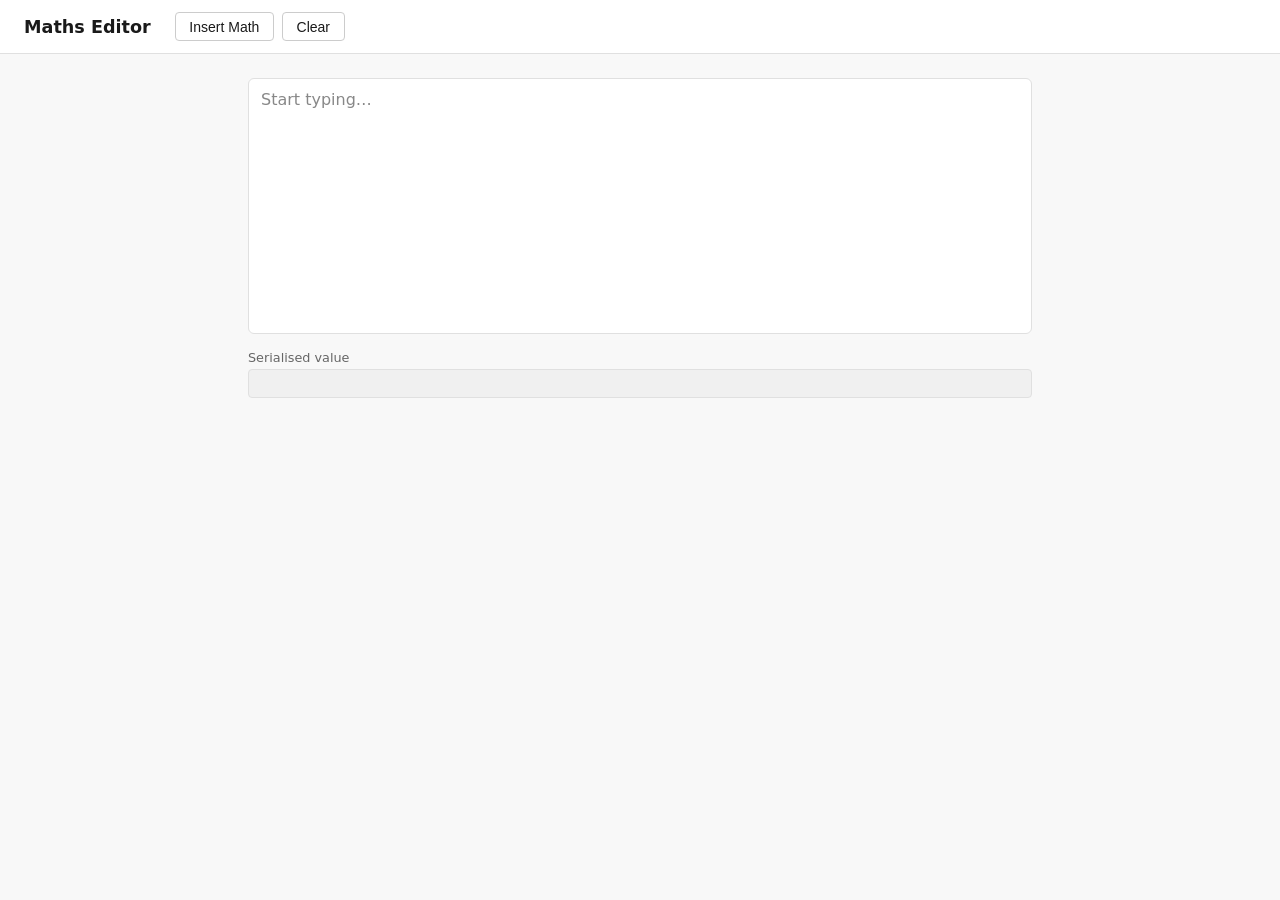
<file: index.html>
<!DOCTYPE html>
<html lang="en-GB">
<head>
  <meta charset="UTF-8">
  <meta name="viewport" content="width=device-width, initial-scale=1.0">
  <title>Maths Editor</title>
  <link rel="stylesheet" href="vendor/mathlive-static.css">
  <link rel="stylesheet" href="maths-editor.css">
  <link rel="stylesheet" href="palette/palette.css">
  <script src="vendor/compute-engine.min.js"></script>
  <script src="vendor/mathlive.min.js"></script>
  <script>MathfieldElement.soundsDirectory = null;</script>
  <style>
    *, *::before, *::after { box-sizing: border-box; }

    body {
      font-family: system-ui, sans-serif;
      margin: 0;
      min-height: 100dvh;
      display: flex;
      flex-direction: column;
      background: #f8f8f8;
      color: #1a1a1a;
    }

    header {
      background: #fff;
      border-bottom: 1px solid #e0e0e0;
      padding: 0.75rem 1.5rem;
      display: flex;
      align-items: center;
      gap: 1.5rem;
    }

    header h1 {
      font-size: 1.1rem;
      font-weight: 600;
      margin: 0;
      color: #1a1a1a;
    }

    .toolbar {
      display: flex;
      gap: 0.5rem;
    }

    .toolbar button {
      padding: 0.35rem 0.85rem;
      font-size: 0.875rem;
      border: 1px solid #ccc;
      border-radius: 4px;
      background: #fff;
      cursor: pointer;
      color: #1a1a1a;
    }

    .toolbar button:hover {
      background: #f0f0f0;
      border-color: #aaa;
    }

    .toolbar button:active {
      background: #e8e8e8;
    }

    main {
      flex: 1;
      display: flex;
      flex-direction: column;
      padding: 1.5rem;
      max-width: 52rem;
      width: 100%;
      margin: 0 auto;
      gap: 1rem;
    }

    maths-editor {
      --me-min-height: 16rem;
      --me-font-size: 1rem;
    }

    .status-bar {
      font-size: 0.8rem;
      color: #666;
    }

    .status-bar label {
      display: block;
      margin-bottom: 0.25rem;
    }

    .status-bar pre {
      margin: 0;
      background: #f0f0f0;
      border: 1px solid #e0e0e0;
      border-radius: 4px;
      padding: 0.4rem 0.6rem;
      white-space: pre-wrap;
      word-break: break-all;
      font-size: 0.78rem;
      color: #444;
      min-height: 1.8rem;
    }
  </style>
</head>
<body>

  <header>
    <h1>Maths Editor</h1>
    <div class="toolbar">
      <button id="btn-insert-math" type="button">Insert Math</button>
      <button id="btn-clear" type="button">Clear</button>
    </div>
  </header>

  <main>
    <maths-editor id="editor" placeholder="Start typing…"></maths-editor>

    <div class="status-bar">
      <label for="out-value">Serialised value</label>
      <pre id="out-value"></pre>
    </div>
  </main>

  <script src="serialiser.js"></script>
  <script src="clipboard.js"></script>
  <script src="palette/catalogue.js"></script>
  <script src="palette/palette.js"></script>
  <script type="module" src="maths-editor.js"></script>

  <script>
    var editor   = document.getElementById('editor');
    var outValue = document.getElementById('out-value');
    var btnInsert = document.getElementById('btn-insert-math');
    var btnClear  = document.getElementById('btn-clear');

    editor.addEventListener('input', function (e) {
      outValue.textContent = e.detail.value;
    });

    btnInsert.addEventListener('click', function () {
      editor.focus();
      editor.insertMath('');
    });

    btnClear.addEventListener('click', function () {
      editor.clear();
      outValue.textContent = '';
      editor.focus();
    });
  </script>

</body>
</html>
</file>
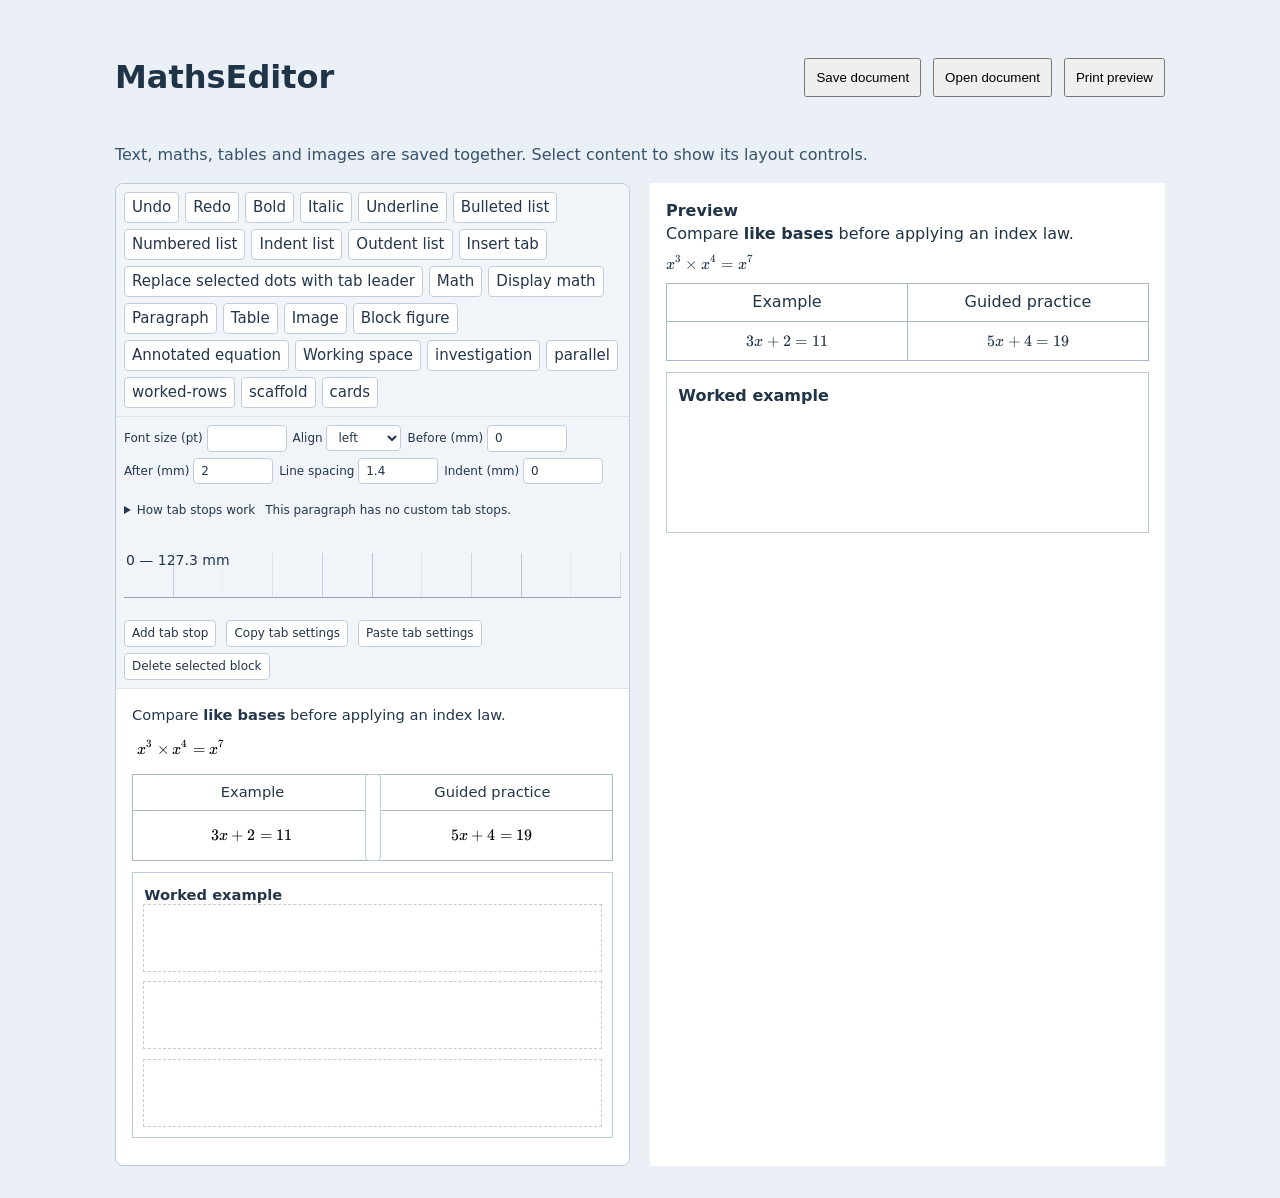
<file: studio.html>
<!doctype html>
<html lang="en"><head><meta charset="utf-8"><meta name="viewport" content="width=device-width,initial-scale=1"><title>MathsEditor document studio</title>
<link rel="stylesheet" href="vendor/mathlive-static.css"><link rel="stylesheet" href="document-editor.css">
<script src="vendor/compute-engine.min.js"></script><script src="vendor/mathlive.min.js"></script><script>MathfieldElement.soundsDirectory=null;MathfieldElement.fontsDirectory='./vendor/fonts';</script>
<style>.studio-pair{display:grid;grid-template-columns:minmax(0,1fr) minmax(0,1fr);gap:20px}#preview{background:white;padding:16px;min-width:0}@media(max-width:900px){.studio-pair{grid-template-columns:1fr}}@media print{.studio-pair{display:block}#preview{display:none}}body{margin:0;background:#eaf0f5;color:#203447;font:16px/1.5 system-ui}main{max-width:1050px;margin:32px auto;padding:0 24px}header{display:flex;gap:12px;align-items:center;flex-wrap:wrap;margin:20px 0}h1{margin-right:auto}button{padding:10px}#status{color:#36536b}@media print{body{background:white}main{margin:0;padding:0;max-width:none}header,#status{display:none}@page{size:A4;margin:15mm}}</style>
</head><body><main><header><h1>MathsEditor</h1><button id="save">Save document</button><button id="open">Open document</button><button id="print">Print preview</button><input type="file" id="file" accept="application/json" hidden></header>
<p id="status">Text, maths, tables and images are saved together. Select content to show its layout controls.</p><div class="studio-pair"><maths-editor structured></maths-editor><section id="preview" aria-label="Rendered preview"></section></div></main>
<script src="serialiser.js"></script><script src="clipboard.js"></script><script type="module" src="maths-editor.js"></script>
<script type="module">
import {mountEquationAnnotations} from './annotated-equation.mjs';
import {mountTabs} from './tab-layout.mjs';
import {mountTableAnnotations} from './table-annotations.mjs';
import {renderDocument,mountImageFeedback,fromSource,template} from './document-model.mjs';
await customElements.whenDefined('maths-editor');const editor=document.querySelector('maths-editor');
const initial=fromSource('Compare **like bases** before applying an index law.\n\n$x^3 \\times x^4 = x^7$\n\n| Example | Guided practice |\n| --- | --- |\n| $3x+2=11$ | $5x+4=19$ |');initial.blocks.push(template('worked-rows'));editor.document=initial;
let timer,feedback,annotations,tabs,equations;const preview=()=>{const host=document.querySelector('#preview');feedback?.destroy();equations?.destroy();annotations?.destroy();tabs?.destroy();host.innerHTML='<strong>Preview</strong>'+renderDocument(editor.document,{math:(latex,display)=>MathLive.convertLatexToMarkup(latex,{displayMode:display})});equations=mountEquationAnnotations(host);feedback=mountImageFeedback(host);annotations=mountTableAnnotations(host);tabs=mountTabs(host);};preview();editor.addEventListener('document-change',e=>{clearTimeout(timer);if(e.detail.layout)preview();else timer=setTimeout(preview,300);});
editor.addEventListener('document-change',()=>document.querySelector('#status').textContent='Unsaved changes');
document.querySelector('#save').onclick=()=>{const url=URL.createObjectURL(new Blob([JSON.stringify(editor.document,null,2)],{type:'application/json'}));const a=document.createElement('a');a.href=url;a.download='maths-document.json';a.click();setTimeout(()=>URL.revokeObjectURL(url),1000);document.querySelector('#status').textContent='Document downloaded';};
document.querySelector('#open').onclick=()=>document.querySelector('#file').click();
document.querySelector('#file').onchange=async e=>{try{editor.document=JSON.parse(await e.target.files[0].text());document.querySelector('#status').textContent='Document loaded';}catch(error){document.querySelector('#status').textContent=error.message;}};
document.querySelector('#print').onclick=()=>window.print();
</script></body></html>
</file>
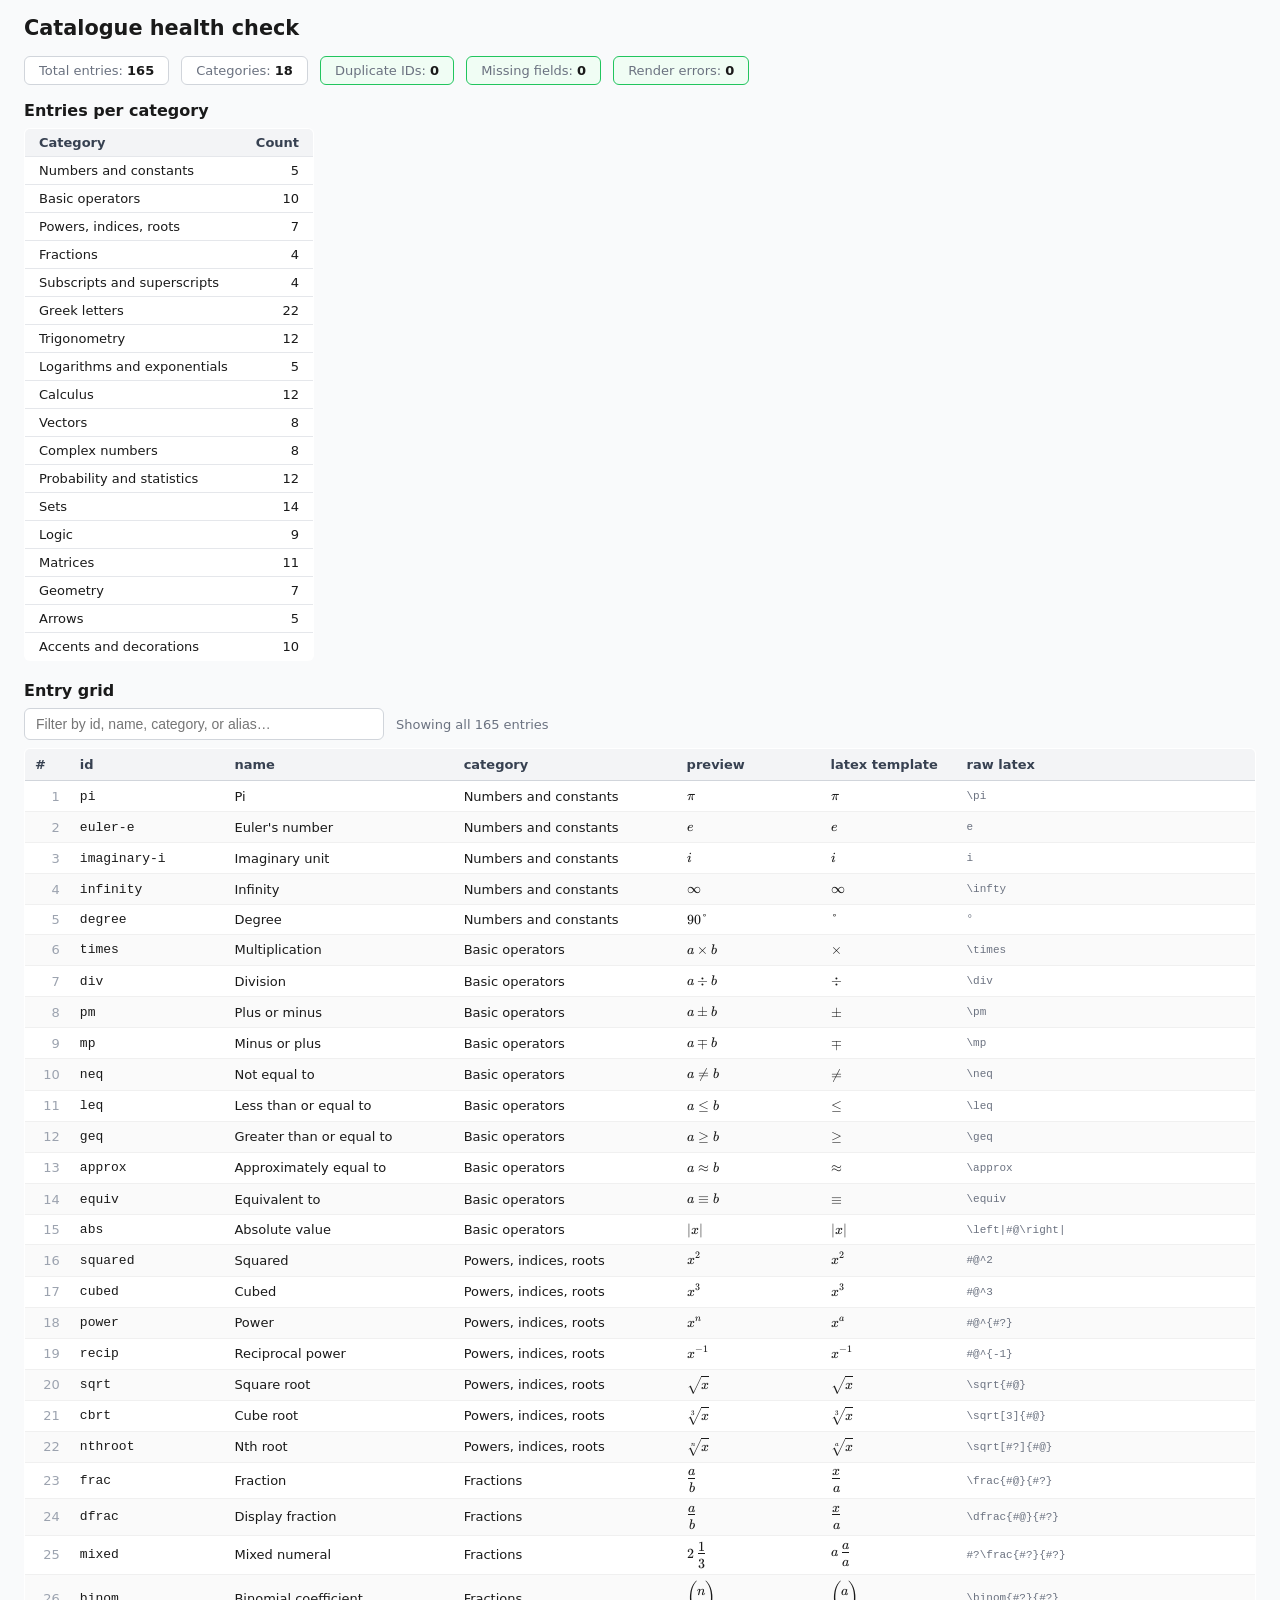
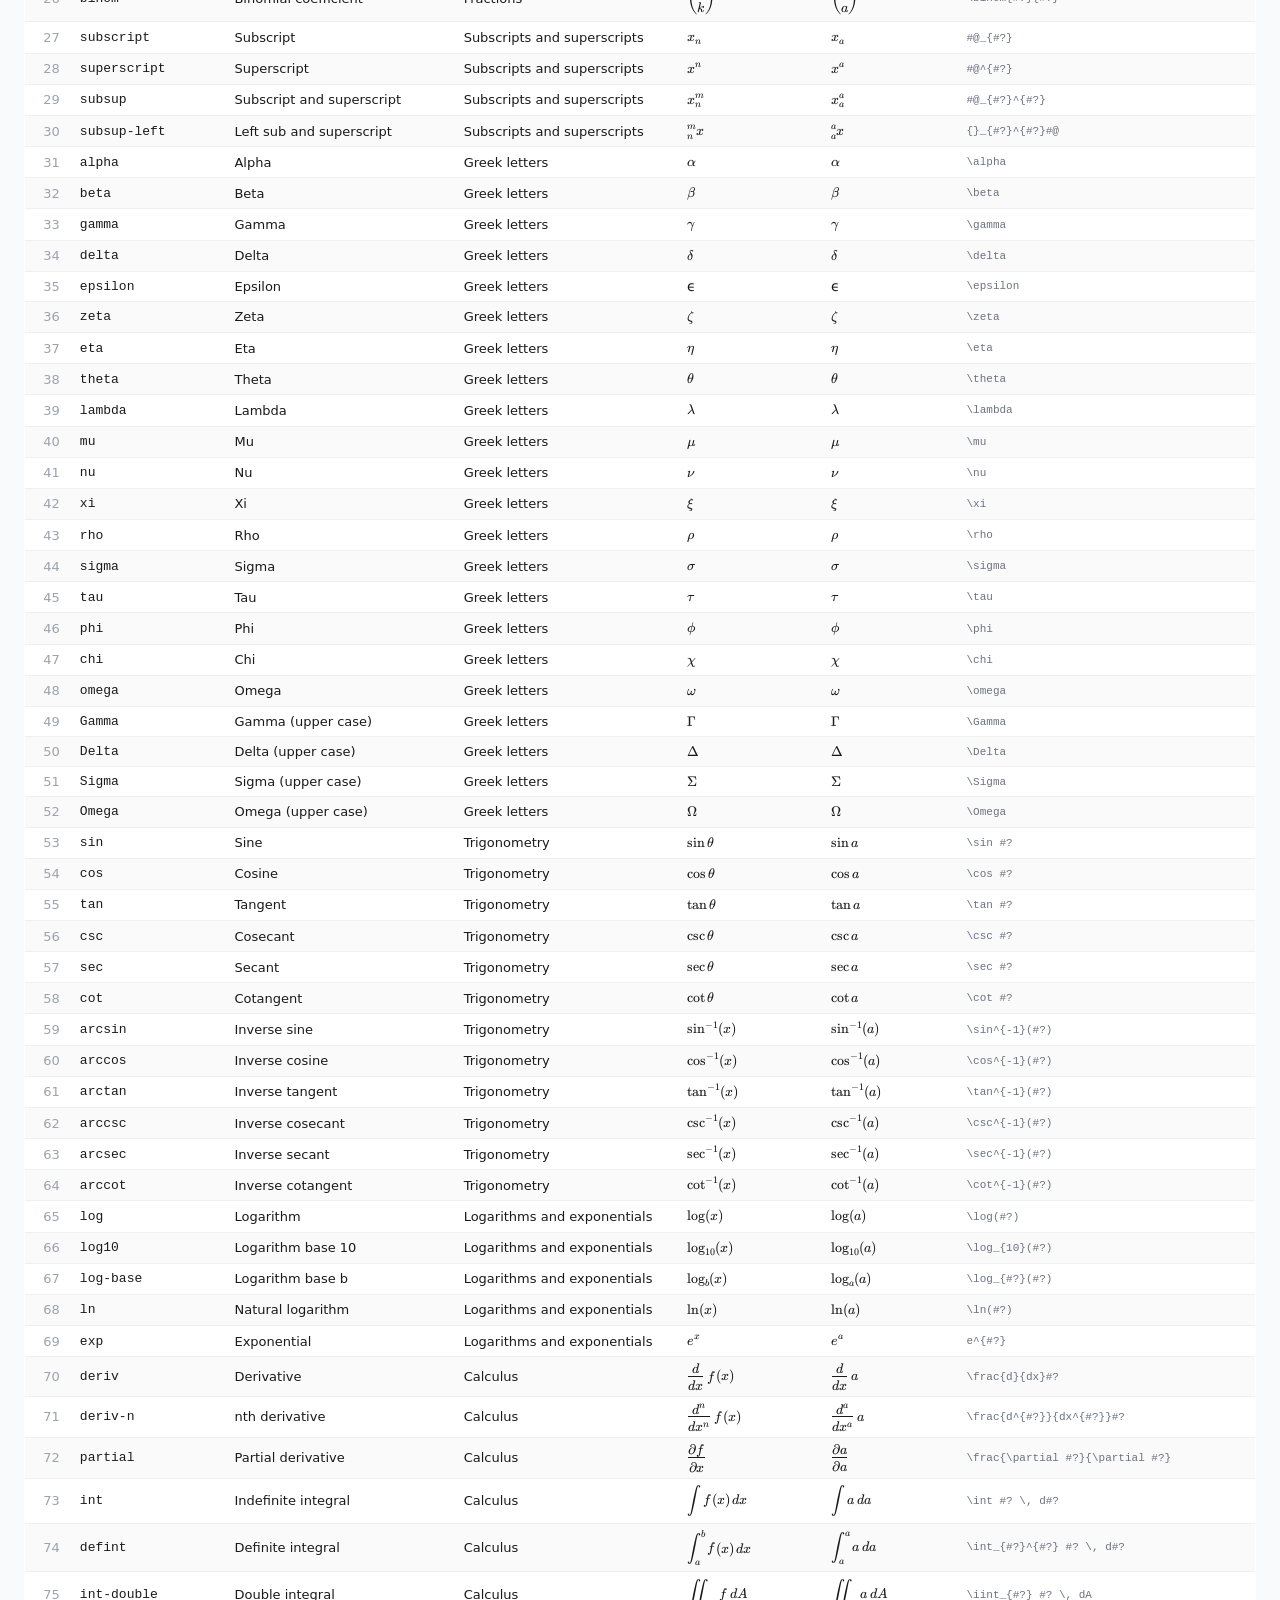
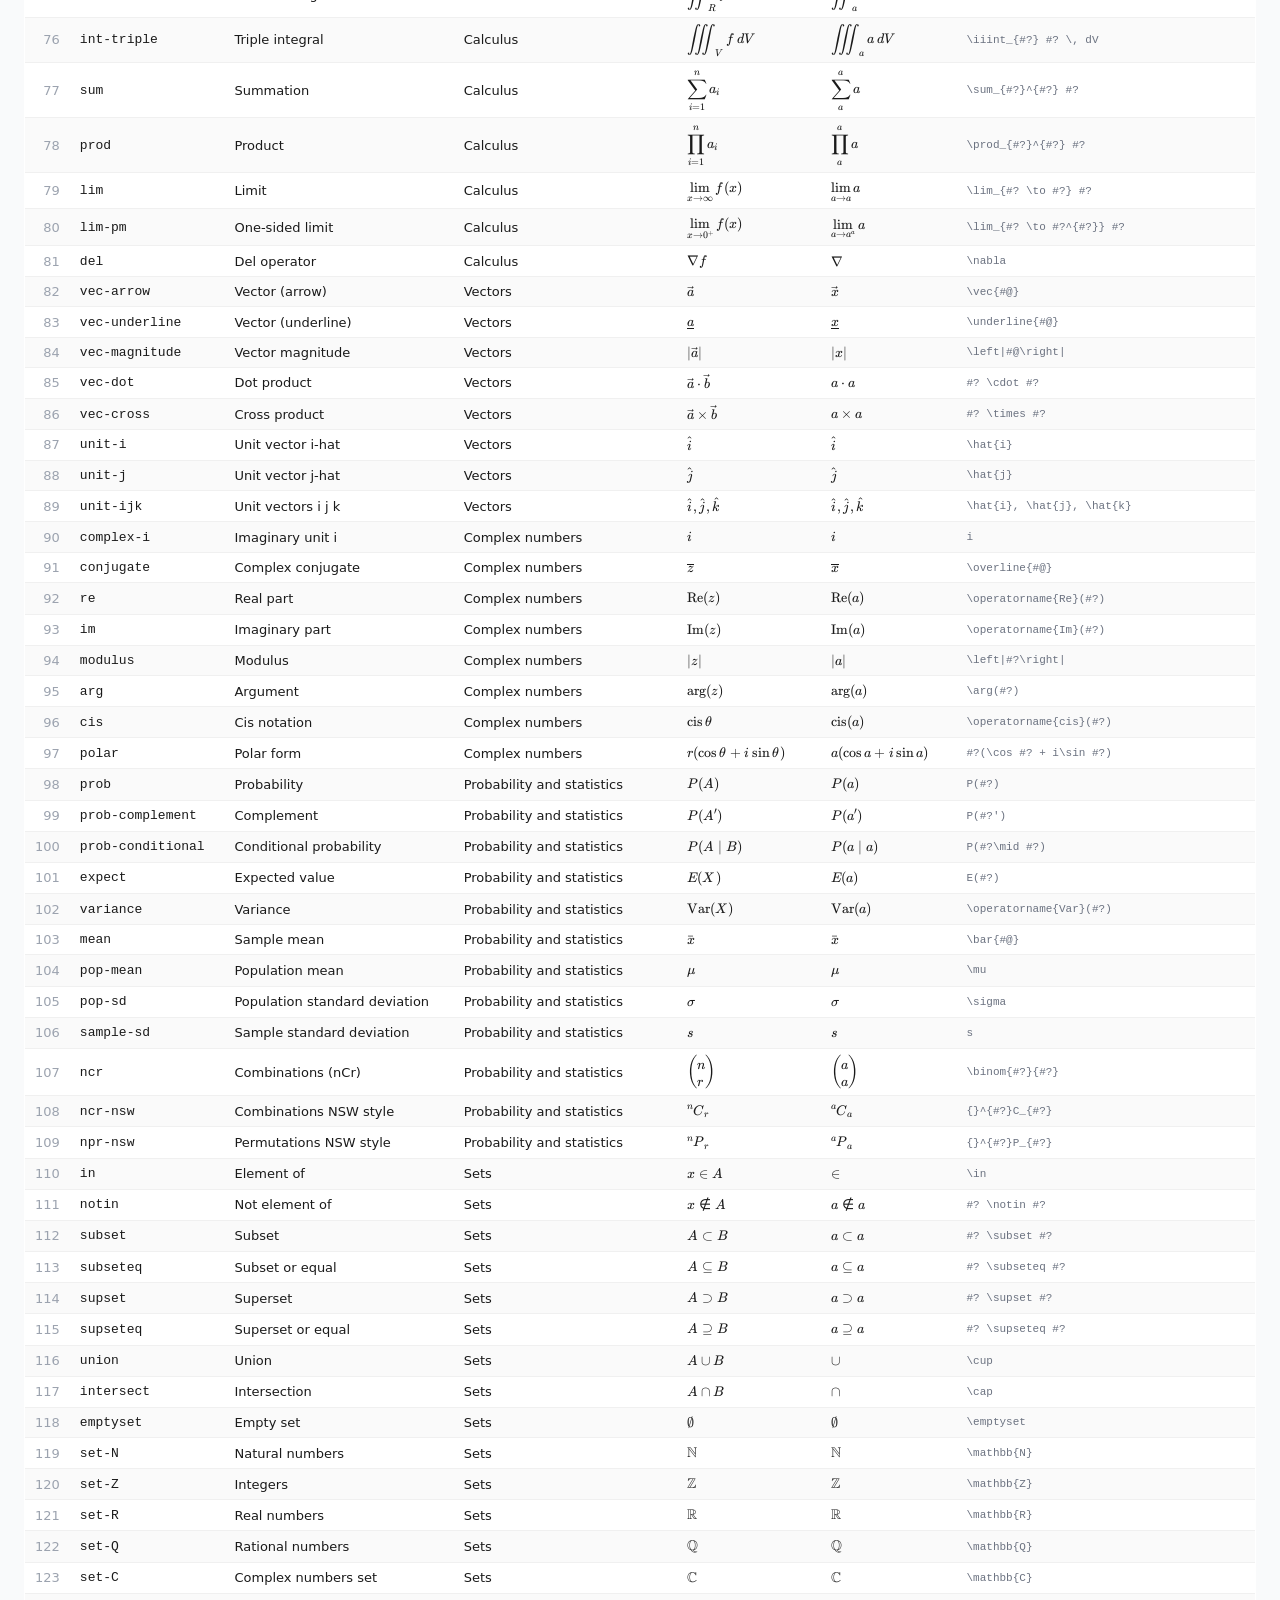
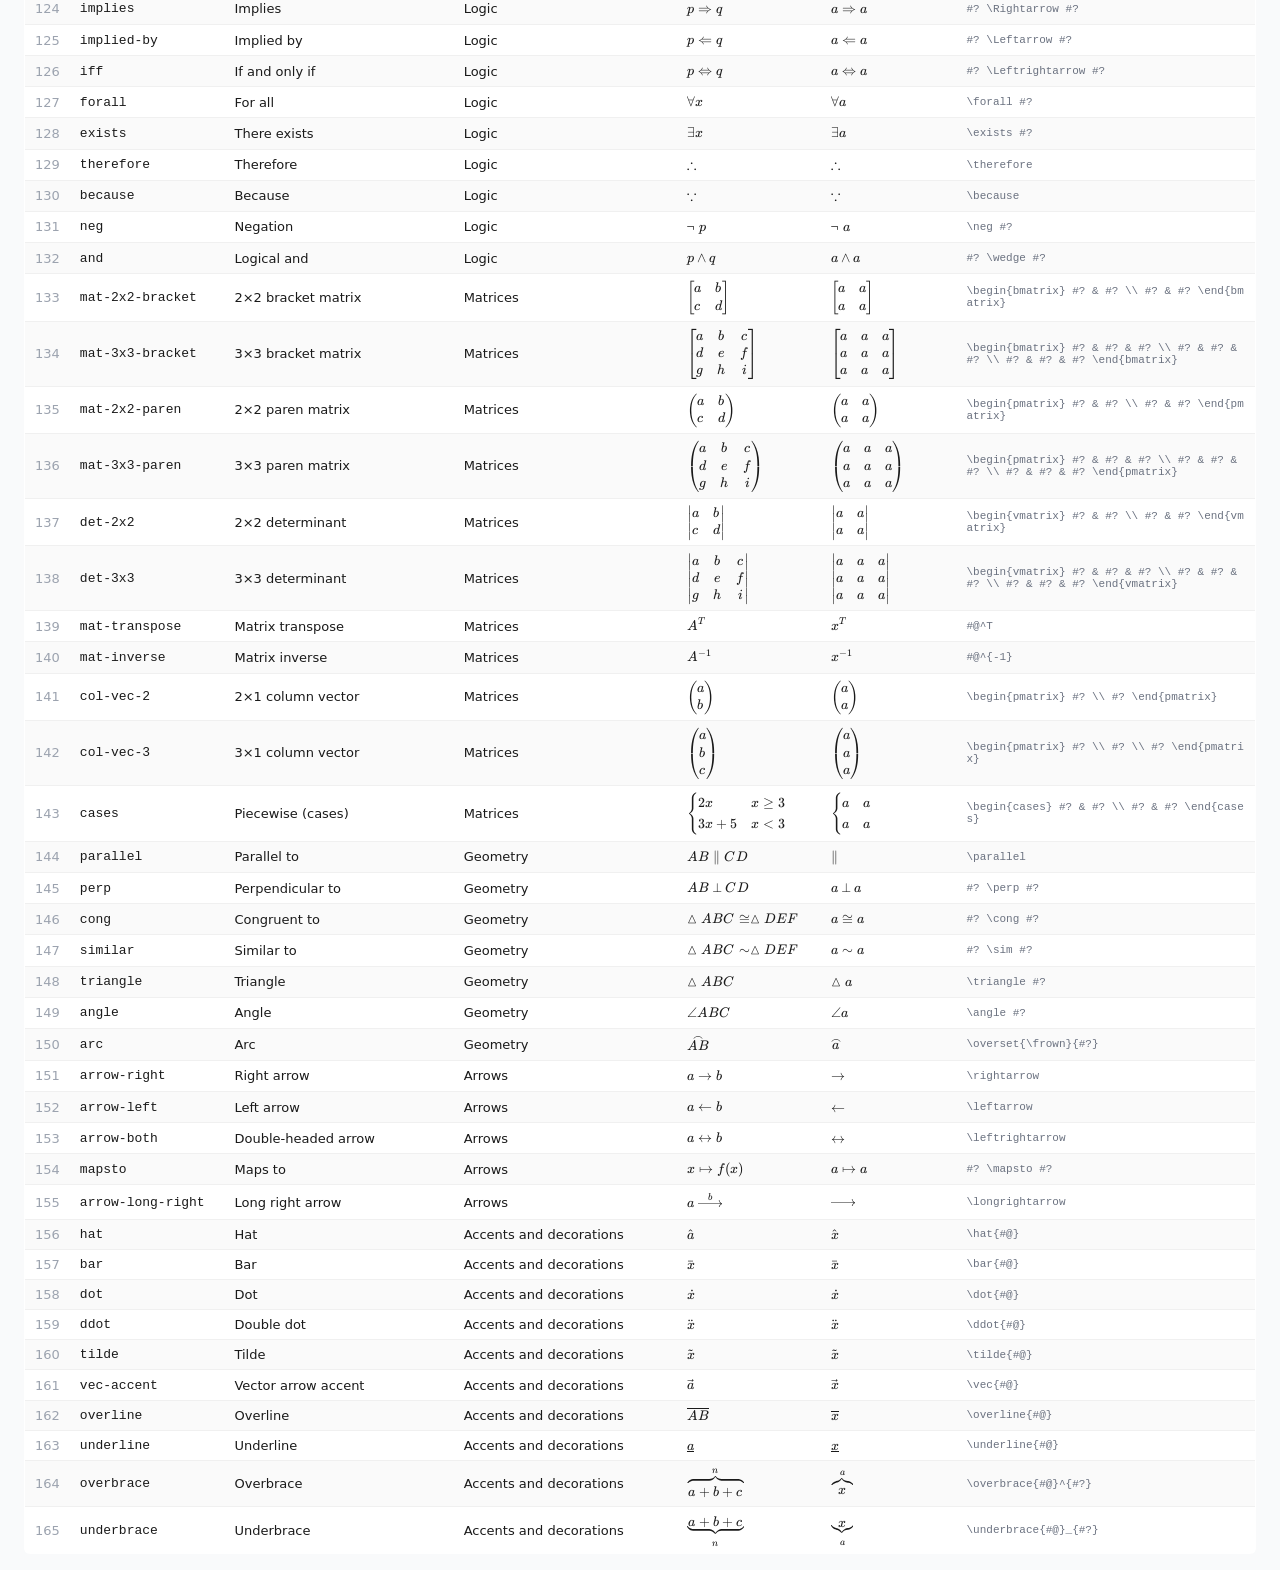
<file: tests/catalogue-health.html>
<!DOCTYPE html>
<html lang="en">
<head>
  <meta charset="UTF-8">
  <meta name="viewport" content="width=device-width, initial-scale=1.0">
  <title>Catalogue health check — Maths Editor</title>
  <link rel="stylesheet" href="../vendor/mathlive-static.css">
  <style>
    *, *::before, *::after { box-sizing: border-box; }

    body {
      font-family: system-ui, sans-serif;
      font-size: 14px;
      margin: 0;
      padding: 16px 24px;
      color: #1a1a1a;
      background: #f9fafb;
    }

    h1 {
      font-size: 1.3rem;
      font-weight: 700;
      margin: 0 0 16px;
    }

    /* ── Summary bar ────────────────────────────────────────────────────────── */
    #summary-bar {
      display: flex;
      flex-wrap: wrap;
      gap: 12px;
      align-items: center;
      margin-bottom: 16px;
    }

    .stat {
      background: #fff;
      border: 1px solid #d1d5db;
      border-radius: 6px;
      padding: 6px 14px;
      font-size: 13px;
    }

    .stat .label { color: #6b7280; }
    .stat .value { font-weight: 700; }
    .stat.error  { border-color: #ef4444; background: #fee2e2; }
    .stat.ok     { border-color: #22c55e; background: #f0fdf4; }

    /* ── Errors section ─────────────────────────────────────────────────────── */
    #errors-section {
      margin-bottom: 16px;
    }

    .error-list {
      background: #fee2e2;
      border: 1px solid #ef4444;
      border-radius: 6px;
      padding: 10px 14px;
      font-size: 13px;
    }

    .error-list h3 { margin: 0 0 6px; font-size: 13px; color: #dc2626; }
    .error-list ul { margin: 0; padding-left: 18px; }
    .error-list li { margin: 2px 0; }

    /* ── Category summary table ─────────────────────────────────────────────── */
    #category-summary {
      margin-bottom: 20px;
    }

    #category-summary h2 {
      font-size: 1rem;
      font-weight: 600;
      margin: 0 0 8px;
    }

    .cat-table {
      border-collapse: collapse;
      background: #fff;
      border: 1px solid #d1d5db;
      border-radius: 6px;
      overflow: hidden;
      font-size: 13px;
    }

    .cat-table th, .cat-table td {
      padding: 6px 14px;
      text-align: left;
      border-bottom: 1px solid #e5e7eb;
    }

    .cat-table th { background: #f3f4f6; font-weight: 600; color: #374151; }
    .cat-table tr:last-child td { border-bottom: none; }
    .cat-table td:last-child { text-align: right; font-variant-numeric: tabular-nums; }

    /* ── Search + status ────────────────────────────────────────────────────── */
    #search-row {
      display: flex;
      align-items: center;
      gap: 12px;
      margin-bottom: 8px;
    }

    #search-box {
      flex: 1;
      max-width: 360px;
      padding: 7px 11px;
      border: 1px solid #d1d5db;
      border-radius: 6px;
      font-size: 14px;
      outline: none;
    }

    #search-box:focus { border-color: #3b82f6; box-shadow: 0 0 0 2px #bfdbfe; }

    #visible-count {
      font-size: 13px;
      color: #6b7280;
    }

    /* ── Entry grid ─────────────────────────────────────────────────────────── */
    #grid-section h2 {
      font-size: 1rem;
      font-weight: 600;
      margin: 0 0 8px;
    }

    .entry-table {
      width: 100%;
      border-collapse: collapse;
      background: #fff;
      border: 1px solid #d1d5db;
      border-radius: 6px;
      overflow: hidden;
      font-size: 13px;
    }

    .entry-table th {
      background: #f3f4f6;
      font-weight: 600;
      color: #374151;
      padding: 8px 10px;
      text-align: left;
      border-bottom: 1px solid #d1d5db;
      position: sticky;
      top: 0;
      z-index: 1;
    }

    .entry-table td {
      padding: 6px 10px;
      border-bottom: 1px solid #f0f0f0;
      vertical-align: middle;
    }

    .entry-table tr:last-child td { border-bottom: none; }
    .entry-table tr:nth-child(even) td { background: #fafafa; }

    .entry-table tr.error-row td { background: #fee2e2 !important; }
    .entry-table tr.hidden-row { display: none; }

    .num-col { color: #9ca3af; width: 40px; text-align: right; }
    .id-col  { font-family: monospace; white-space: nowrap; }
    .cat-col { white-space: nowrap; }
    .rendered { font-size: 1.1em; }
    .latex-col { font-family: monospace; font-size: 11px; color: #6b7280; max-width: 280px; word-break: break-all; }

    .badge {
      display: inline-block;
      background: #ef4444;
      color: #fff;
      font-size: 10px;
      font-weight: 700;
      padding: 1px 5px;
      border-radius: 3px;
      margin-left: 4px;
      vertical-align: middle;
    }
  </style>
</head>
<body>

<h1>Catalogue health check</h1>

<div id="summary-bar">
  <!-- filled by script -->
</div>

<div id="errors-section">
  <!-- filled by script if there are errors -->
</div>

<div id="category-summary">
  <h2>Entries per category</h2>
  <table class="cat-table" id="cat-table">
    <thead><tr><th>Category</th><th>Count</th></tr></thead>
    <tbody><!-- filled by script --></tbody>
  </table>
</div>

<div id="grid-section">
  <h2>Entry grid</h2>
  <div id="search-row">
    <input id="search-box" type="search" placeholder="Filter by id, name, category, or alias…" autocomplete="off">
    <span id="visible-count"></span>
  </div>
  <table class="entry-table">
    <thead>
      <tr>
        <th class="num-col">#</th>
        <th>id</th>
        <th>name</th>
        <th>category</th>
        <th>preview</th>
        <th>latex template</th>
        <th>raw latex</th>
      </tr>
    </thead>
    <tbody id="entry-tbody">
      <!-- filled by script -->
    </tbody>
  </table>
</div>

<script src="../vendor/compute-engine.min.js"></script>
<script src="../vendor/mathlive.min.js"></script>
<script src="../palette/catalogue.js"></script>
<script>
(function () {
  'use strict';

  const catalogue = window.MathsEditor.catalogue;

  // ── 1. Validate ──────────────────────────────────────────────────────────────
  const REQUIRED_FIELDS = ['id', 'name', 'latex', 'category', 'aliases', 'preview'];
  const DISPLAY_CATEGORIES = [
    'Numbers and constants',
    'Basic operators',
    'Powers, indices, roots',
    'Fractions',
    'Subscripts and superscripts',
    'Greek letters',
    'Trigonometry',
    'Logarithms and exponentials',
    'Calculus',
    'Vectors',
    'Complex numbers',
    'Probability and statistics',
    'Sets',
    'Logic',
    'Matrices',
    'Geometry',
    'Arrows',
    'Accents and decorations',
  ];

  const idSeen = new Map();
  const duplicateIds = [];
  const missingFields = [];

  catalogue.forEach((entry, idx) => {
    const num = idx + 1;
    REQUIRED_FIELDS.forEach(field => {
      if (entry[field] === undefined || entry[field] === null) {
        missingFields.push(`#${num} (${entry.id ?? '?'}): missing field "${field}"`);
      }
    });
    if (entry.id !== undefined) {
      if (idSeen.has(entry.id)) {
        duplicateIds.push(`"${entry.id}" at positions #${idSeen.get(entry.id)} and #${num}`);
      } else {
        idSeen.set(entry.id, num);
      }
    }
  });

  // Category counts
  const catCounts = {};
  DISPLAY_CATEGORIES.forEach(c => { catCounts[c] = 0; });
  catalogue.forEach(entry => {
    const cat = entry.category;
    if (cat) catCounts[cat] = (catCounts[cat] || 0) + 1;
  });

  const knownCategoryCount = Object.keys(catCounts).filter(c => catCounts[c] > 0).length;

  // ── 2. Summary bar ──────────────────────────────────────────────────────────
  const summaryBar = document.getElementById('summary-bar');

  function stat(label, value, cls) {
    const el = document.createElement('div');
    el.className = 'stat' + (cls ? ' ' + cls : '');
    el.innerHTML = `<span class="label">${label}: </span><span class="value">${value}</span>`;
    return el;
  }

  summaryBar.appendChild(stat('Total entries', catalogue.length));
  summaryBar.appendChild(stat('Categories', knownCategoryCount));
  summaryBar.appendChild(stat('Duplicate IDs', duplicateIds.length, duplicateIds.length ? 'error' : 'ok'));
  summaryBar.appendChild(stat('Missing fields', missingFields.length, missingFields.length ? 'error' : 'ok'));

  // ── 3. Error lists ──────────────────────────────────────────────────────────
  const errorsSection = document.getElementById('errors-section');

  function errorBlock(title, items) {
    const div = document.createElement('div');
    div.className = 'error-list';
    div.style.marginBottom = '12px';
    const h3 = document.createElement('h3');
    h3.textContent = title;
    div.appendChild(h3);
    const ul = document.createElement('ul');
    items.forEach(item => {
      const li = document.createElement('li');
      li.textContent = item;
      ul.appendChild(li);
    });
    div.appendChild(ul);
    return div;
  }

  if (duplicateIds.length) errorsSection.appendChild(errorBlock('Duplicate IDs', duplicateIds));
  if (missingFields.length) errorsSection.appendChild(errorBlock('Missing fields', missingFields));

  // ── 4. Category summary table ────────────────────────────────────────────────
  const catTbody = document.querySelector('#cat-table tbody');
  DISPLAY_CATEGORIES.forEach(cat => {
    const count = catCounts[cat] || 0;
    const tr = document.createElement('tr');
    tr.innerHTML = `<td>${cat}</td><td style="text-align:right">${count}</td>`;
    catTbody.appendChild(tr);
  });
  // Any unexpected categories
  Object.keys(catCounts).forEach(cat => {
    if (!DISPLAY_CATEGORIES.includes(cat) && catCounts[cat] > 0) {
      const tr = document.createElement('tr');
      tr.style.background = '#fee2e2';
      tr.innerHTML = `<td>${cat} <span style="color:#dc2626">(unknown category)</span></td><td style="text-align:right">${catCounts[cat]}</td>`;
      catTbody.appendChild(tr);
    }
  });

  // ── 5. Rendering helper ──────────────────────────────────────────────────────
  function renderLatex(latex) {
    try {
      const markup = MathLive.convertLatexToMarkup(latex);
      const hasError = /ML__error|class="ML__error"/.test(markup);
      return { html: markup, error: hasError };
    } catch (e) {
      return { html: `<span style="color:#dc2626">${e.message}</span>`, error: true };
    }
  }

  // ── 6. Entry grid ────────────────────────────────────────────────────────────
  const tbody = document.getElementById('entry-tbody');
  let renderErrorCount = 0;
  const rows = [];

  catalogue.forEach((entry, idx) => {
    const num = idx + 1;
    const tr = document.createElement('tr');

    // Render preview
    const previewResult = renderLatex(entry.preview || '');

    // Render latex template with #? → a, #@ → x
    const templateFilled = (entry.latex || '')
      .replace(/#@/g, 'x')
      .replace(/#\?/g, 'a');
    const templateResult = renderLatex(templateFilled);

    const hasError = previewResult.error || templateResult.error;
    if (hasError) { tr.classList.add('error-row'); renderErrorCount++; }

    const aliasStr = Array.isArray(entry.aliases) ? entry.aliases.join(', ') : '';

    tr.innerHTML = `
      <td class="num-col">${num}</td>
      <td class="id-col">${entry.id ?? ''}</td>
      <td>${entry.name ?? ''}</td>
      <td class="cat-col">${entry.category ?? ''}</td>
      <td class="rendered">${previewResult.html}${previewResult.error ? '<span class="badge">ERR</span>' : ''}</td>
      <td class="rendered">${templateResult.html}${templateResult.error ? '<span class="badge">ERR</span>' : ''}</td>
      <td class="latex-col">${(entry.latex ?? '').replace(/</g, '&lt;')}</td>
    `;

    tr.dataset.search = [
      entry.id ?? '',
      entry.name ?? '',
      entry.category ?? '',
      aliasStr,
    ].join(' ').toLowerCase();

    tbody.appendChild(tr);
    rows.push(tr);
  });

  // Add render error count to summary bar
  summaryBar.appendChild(stat('Render errors', renderErrorCount, renderErrorCount ? 'error' : 'ok'));

  // ── 7. Search filtering ──────────────────────────────────────────────────────
  const searchBox = document.getElementById('search-box');
  const visibleCount = document.getElementById('visible-count');

  function updateVisibleCount() {
    const visible = rows.filter(r => !r.classList.contains('hidden-row')).length;
    visibleCount.textContent = visible === rows.length
      ? `Showing all ${rows.length} entries`
      : `Showing ${visible} of ${rows.length} entries`;
  }

  searchBox.addEventListener('input', () => {
    const q = searchBox.value.trim().toLowerCase();
    rows.forEach(tr => {
      if (!q || tr.dataset.search.includes(q)) {
        tr.classList.remove('hidden-row');
      } else {
        tr.classList.add('hidden-row');
      }
    });
    updateVisibleCount();
  });

  updateVisibleCount();
})();
</script>
</body>
</html>
</file>
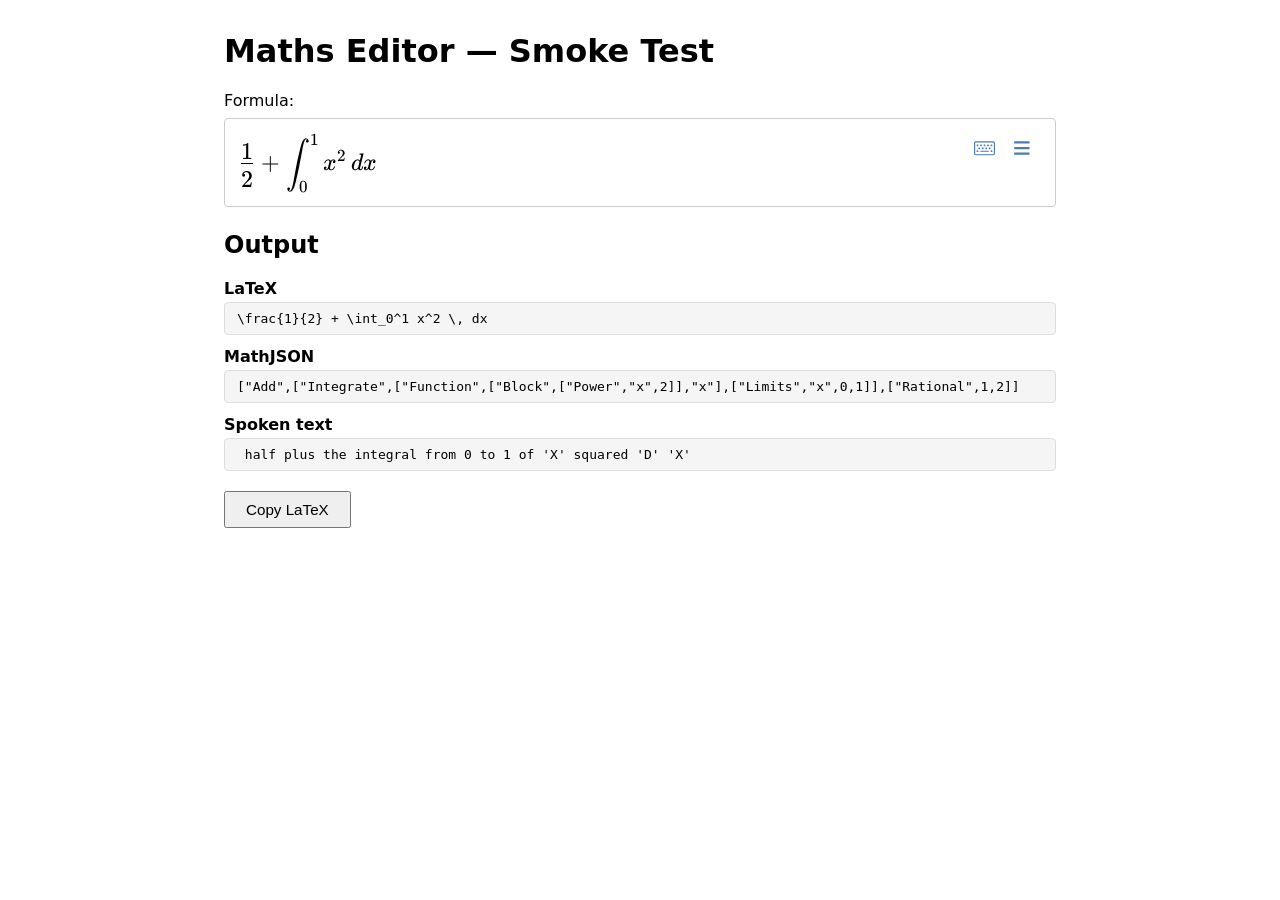
<file: tests/phase1.html>
<!DOCTYPE html>
<html lang="en-GB">
<head>
  <meta charset="UTF-8">
  <meta name="viewport" content="width=device-width, initial-scale=1.0">
  <title>Maths Editor — Smoke Test</title>
  <!--
    mathlive-static.css provides all component styles and @font-face rules.
    Font URLs inside the stylesheet are relative to this CSS file's location
    (vendor/), so vendor/fonts/ is resolved correctly with no overrides.
    The stylesheet also injects --ML__static-fonts:true into :root, which
    suppresses MathLive's own dynamic FontFace loading — CSS @font-face
    declarations are the sole font-loading path in this configuration.
  -->
  <link rel="stylesheet" href="../vendor/mathlive-static.css">
  <style>
    body {
      font-family: system-ui, sans-serif;
      max-width: 52rem;
      margin: 2rem auto;
      padding: 0 1rem;
    }
    math-field {
      display: block;
      font-size: 1.5rem;
      border: 1px solid #ccc;
      border-radius: 4px;
      padding: 0.5rem;
      margin: 0.5rem 0 1.5rem;
    }
    dl { margin: 0; }
    dt { font-weight: bold; margin-top: 0.75rem; }
    dd { margin: 0.25rem 0 0; }
    pre {
      background: #f5f5f5;
      border: 1px solid #ddd;
      border-radius: 4px;
      margin: 0;
      padding: 0.5rem 0.75rem;
      white-space: pre-wrap;
      word-break: break-all;
    }
    #btn-copy {
      margin-top: 1.25rem;
      padding: 0.5rem 1.25rem;
      font-size: 0.95rem;
      cursor: pointer;
    }
  </style>
</head>
<body>

  <!--
    Script load order is critical:
      1. Compute Engine (CE) registers itself to
         globalThis[Symbol.for("io.cortexjs.compute-engine")] as a side effect
         of its UMD bundle parsing.
      2. MathLive reads that Symbol when getValue('math-json') is called.
    Loading CE after MathLive would mean the Symbol is absent at check time,
    causing getValue('math-json') to return an error expression instead of
    proper MathJSON.
  -->
  <script src="../vendor/compute-engine.min.js"></script>
  <script src="../vendor/mathlive.min.js"></script>

  <!--
    Configuration runs synchronously after both scripts but before <math-field>
    is parsed, so static properties are set before the custom element's
    connectedCallback fires.
  -->
  <script>
    // Suppress sound loading. Without this MathLive requests five .wav files
    // from vendor/sounds/ on every keypress. sounds/ is not vendored.
    MathfieldElement.soundsDirectory = null;
  </script>

  <h1>Maths Editor — Smoke Test</h1>

  <label for="mf">Formula:</label>
  <math-field id="mf">\frac{1}{2} + \int_0^1 x^2 \, dx</math-field>

  <h2>Output</h2>
  <dl>
    <dt>LaTeX</dt>
    <dd><pre id="out-latex"></pre></dd>

    <dt>MathJSON</dt>
    <dd><pre id="out-mathjson"></pre></dd>

    <dt>Spoken text</dt>
    <dd><pre id="out-spoken"></pre></dd>
  </dl>

  <button id="btn-copy" type="button">Copy LaTeX</button>

  <script>
    var mf        = document.getElementById('mf');
    var outLatex  = document.getElementById('out-latex');
    var outJson   = document.getElementById('out-mathjson');
    var outSpoken = document.getElementById('out-spoken');
    var btnCopy   = document.getElementById('btn-copy');

    function updateOutputs() {
      outLatex.textContent  = mf.getValue('latex');
      outJson.textContent   = mf.getValue('math-json');
      outSpoken.textContent = mf.getValue('spoken-text');
    }

    mf.addEventListener('input', updateOutputs);
    updateOutputs();

    btnCopy.addEventListener('click', function () {
      var latex = mf.getValue('latex');
      if (navigator.clipboard && navigator.clipboard.writeText) {
        navigator.clipboard.writeText(latex).then(function () {
          btnCopy.textContent = 'Copied!';
          setTimeout(function () { btnCopy.textContent = 'Copy LaTeX'; }, 1500);
        }).catch(function () {
          // navigator.clipboard may be blocked on file:// in some browsers
          alert('LaTeX: ' + latex);
        });
      } else {
        alert('LaTeX: ' + latex);
      }
    });
  </script>

</body>
</html>
</file>
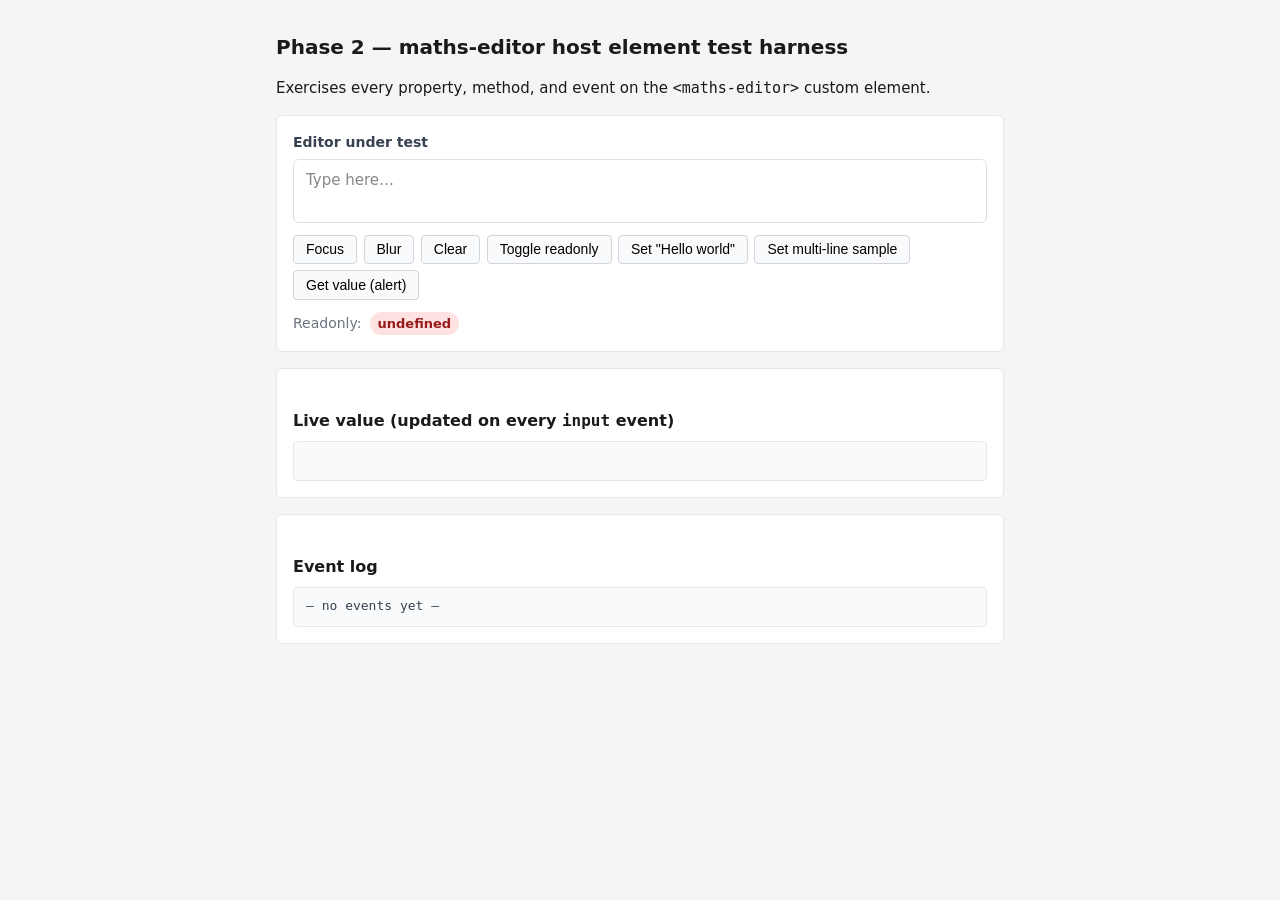
<file: tests/phase2.html>
<!DOCTYPE html>
<html lang="en">
<head>
  <meta charset="UTF-8">
  <meta name="viewport" content="width=device-width, initial-scale=1.0">
  <title>Phase 2 — maths-editor host element test harness</title>
  <link rel="stylesheet" href="../maths-editor.css">
  <style>
    *, *::before, *::after { box-sizing: border-box; }

    body {
      font-family: system-ui, sans-serif;
      font-size: 0.9375rem;
      line-height: 1.5;
      max-width: 760px;
      margin: 2rem auto;
      padding: 0 1rem;
      color: #1a1a1a;
      background: #f5f5f5;
    }

    h1 { font-size: 1.25rem; margin-bottom: 0.25rem; }
    h2 { font-size: 1rem; margin: 1.5rem 0 0.5rem; }

    .card {
      background: #fff;
      border: 1px solid #e5e7eb;
      border-radius: 6px;
      padding: 1rem;
      margin-bottom: 1rem;
    }

    label {
      display: block;
      font-weight: 600;
      margin-bottom: 0.4rem;
      font-size: 0.875rem;
      color: #374151;
    }

    maths-editor {
      --me-font-size: 0.9375rem;
      --me-min-height: 4rem;
    }

    .controls {
      display: flex;
      flex-wrap: wrap;
      gap: 0.4rem;
      margin-top: 0.75rem;
    }

    button {
      padding: 0.35rem 0.75rem;
      border: 1px solid #d1d5db;
      border-radius: 4px;
      background: #f9fafb;
      font-size: 0.875rem;
      cursor: pointer;
      white-space: nowrap;
    }

    button:hover { background: #e5e7eb; }
    button:active { background: #d1d5db; }

    .status-row {
      display: flex;
      align-items: center;
      gap: 0.5rem;
      margin-top: 0.75rem;
      font-size: 0.875rem;
      color: #6b7280;
    }

    .status-pill {
      display: inline-block;
      padding: 0.125rem 0.5rem;
      border-radius: 999px;
      background: #d1fae5;
      color: #065f46;
      font-weight: 600;
      font-size: 0.8125rem;
    }

    .status-pill.is-readonly {
      background: #fee2e2;
      color: #991b1b;
    }

    pre {
      margin: 0;
      padding: 0.5rem 0.75rem;
      background: #f9fafb;
      border: 1px solid #e5e7eb;
      border-radius: 4px;
      font-size: 0.8125rem;
      white-space: pre-wrap;
      word-break: break-all;
      min-height: 2.5rem;
      max-height: 12rem;
      overflow-y: auto;
    }

    #event-log { color: #374151; }
    .log-input  { color: #1d4ed8; }
    .log-change { color: #7c3aed; }
  </style>
</head>
<body>

<h1>Phase 2 — maths-editor host element test harness</h1>
<p>Exercises every property, method, and event on the <code>&lt;maths-editor&gt;</code> custom element.</p>

<div class="card">
  <label for="editor">Editor under test</label>
  <maths-editor id="editor" placeholder="Type here…"></maths-editor>

  <div class="controls">
    <button id="btn-focus">Focus</button>
    <button id="btn-blur">Blur</button>
    <button id="btn-clear">Clear</button>
    <button id="btn-readonly">Toggle readonly</button>
    <button id="btn-set-hello">Set "Hello world"</button>
    <button id="btn-set-multi">Set multi-line sample</button>
    <button id="btn-get">Get value (alert)</button>
  </div>

  <div class="status-row">
    Readonly:
    <span id="readonly-pill" class="status-pill">false</span>
  </div>
</div>

<div class="card">
  <h2>Live value (updated on every <code>input</code> event)</h2>
  <pre id="live-value"></pre>
</div>

<div class="card">
  <h2>Event log</h2>
  <pre id="event-log">— no events yet —</pre>
</div>

<script type="module" src="../maths-editor.js"></script>
<script>
  // Elements
  const editor      = document.getElementById('editor');
  const liveValue   = document.getElementById('live-value');
  const eventLog    = document.getElementById('event-log');
  const readonlyPill = document.getElementById('readonly-pill');

  // Keep log from growing unbounded
  const MAX_LOG_LINES = 200;
  let logLines = [];

  function timestamp() {
    const d = new Date();
    const hh = String(d.getHours()).padStart(2, '0');
    const mm = String(d.getMinutes()).padStart(2, '0');
    const ss = String(d.getSeconds()).padStart(2, '0');
    const ms = String(d.getMilliseconds()).padStart(3, '0');
    return `${hh}:${mm}:${ss}.${ms}`;
  }

  function appendLog(text, cssClass) {
    if (logLines[0] === '— no events yet —') logLines = [];
    logLines.push({ text: `[${timestamp()}] ${text}`, cssClass });
    if (logLines.length > MAX_LOG_LINES) logLines.shift();
    renderLog();
  }

  function renderLog() {
    eventLog.innerHTML = logLines.map(({ text, cssClass }) =>
      `<span class="${cssClass}">${escapeHtml(text)}</span>`
    ).join('\n');
    eventLog.scrollTop = eventLog.scrollHeight;
  }

  function escapeHtml(str) {
    return str
      .replace(/&/g, '&amp;')
      .replace(/</g, '&lt;')
      .replace(/>/g, '&gt;');
  }

  function syncReadonlyPill() {
    const ro = editor.readonly;
    readonlyPill.textContent = String(ro);
    readonlyPill.classList.toggle('is-readonly', ro);
  }

  // Editor events
  editor.addEventListener('input', (e) => {
    liveValue.textContent = e.detail.value;
    appendLog(`input  — value: ${JSON.stringify(e.detail.value)}`, 'log-input');
  });

  editor.addEventListener('change', (e) => {
    appendLog(`change — value: ${JSON.stringify(e.detail.value)}`, 'log-change');
  });

  // Control panel
  document.getElementById('btn-focus').addEventListener('click', () => {
    editor.focus();
  });

  document.getElementById('btn-blur').addEventListener('click', () => {
    editor.blur();
  });

  document.getElementById('btn-clear').addEventListener('click', () => {
    editor.clear();
    liveValue.textContent = '';
    syncReadonlyPill();
  });

  document.getElementById('btn-readonly').addEventListener('click', () => {
    editor.readonly = !editor.readonly;
    syncReadonlyPill();
  });

  document.getElementById('btn-set-hello').addEventListener('click', () => {
    editor.value = 'Hello world';
    liveValue.textContent = editor.value;
    syncReadonlyPill();
  });

  document.getElementById('btn-set-multi').addEventListener('click', () => {
    editor.value = 'Line one\nLine two\nLine three';
    liveValue.textContent = editor.value;
    syncReadonlyPill();
  });

  document.getElementById('btn-get').addEventListener('click', () => {
    alert(JSON.stringify(editor.value));
  });

  // Initialise displays
  syncReadonlyPill();
</script>
</body>
</html>
</file>
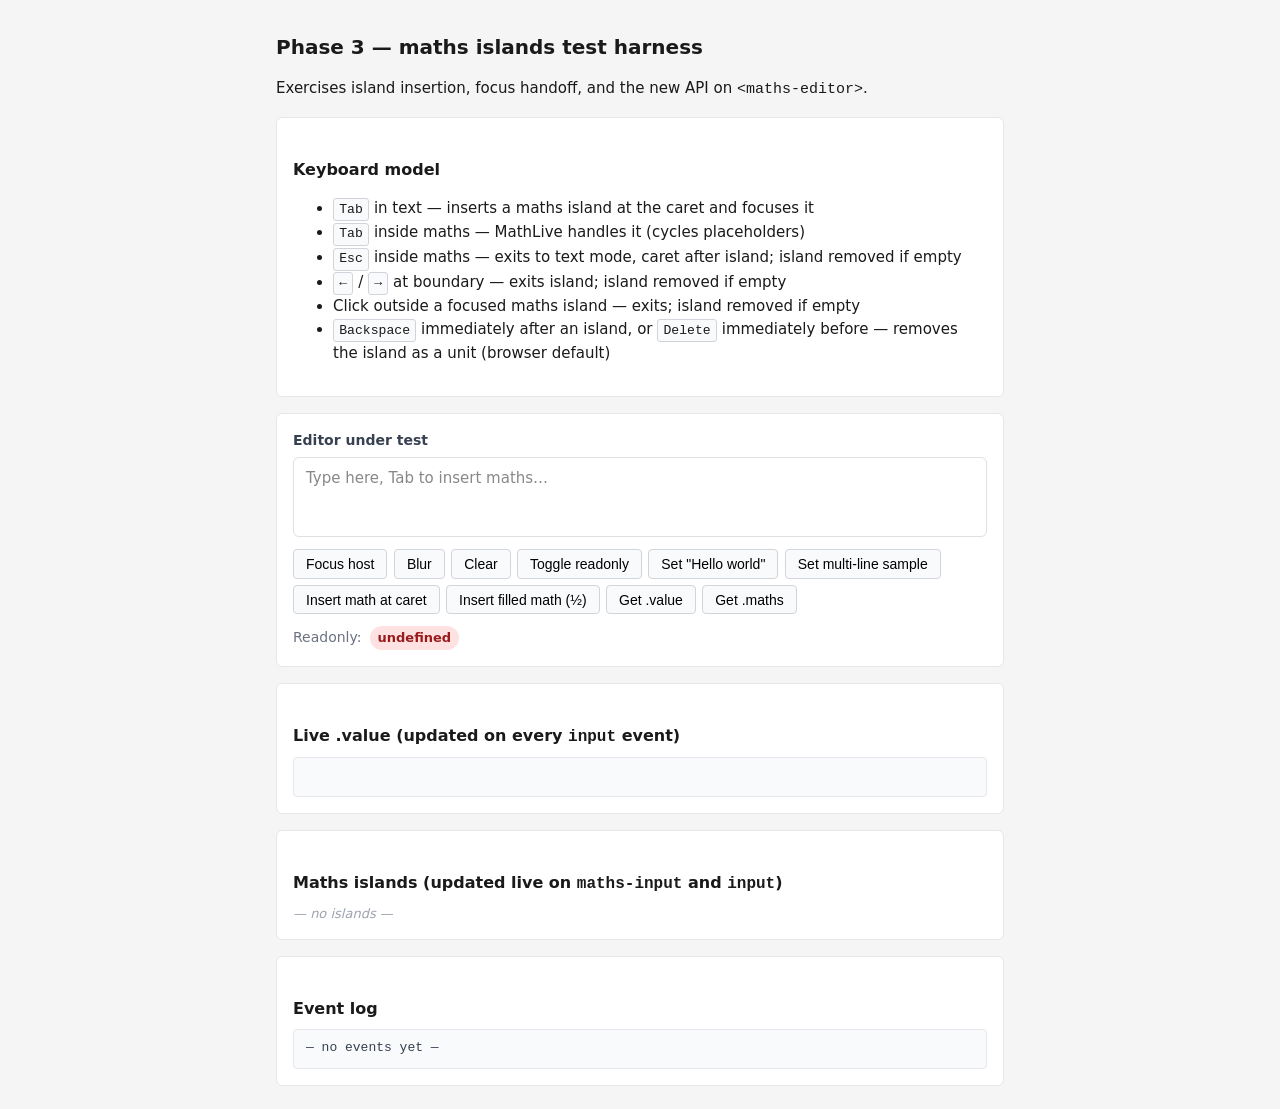
<file: tests/phase3.html>
<!DOCTYPE html>
<html lang="en">
<head>
  <meta charset="UTF-8">
  <meta name="viewport" content="width=device-width, initial-scale=1.0">
  <title>Phase 3 — maths islands test harness</title>
  <!-- Load order is critical: Compute Engine → MathLive → config → maths-editor -->
  <script src="../vendor/compute-engine.min.js"></script>
  <script src="../vendor/mathlive.min.js"></script>
  <script>MathfieldElement.soundsDirectory = null;</script>
  <link rel="stylesheet" href="../vendor/mathlive-static.css">
  <link rel="stylesheet" href="../maths-editor.css">
  <style>
    *, *::before, *::after { box-sizing: border-box; }

    body {
      font-family: system-ui, sans-serif;
      font-size: 0.9375rem;
      line-height: 1.5;
      max-width: 760px;
      margin: 2rem auto;
      padding: 0 1rem;
      color: #1a1a1a;
      background: #f5f5f5;
    }

    h1 { font-size: 1.25rem; margin-bottom: 0.25rem; }
    h2 { font-size: 1rem; margin: 1.5rem 0 0.5rem; }

    .card {
      background: #fff;
      border: 1px solid #e5e7eb;
      border-radius: 6px;
      padding: 1rem;
      margin-bottom: 1rem;
    }

    label {
      display: block;
      font-weight: 600;
      margin-bottom: 0.4rem;
      font-size: 0.875rem;
      color: #374151;
    }

    maths-editor {
      --me-font-size: 0.9375rem;
      --me-min-height: 5rem;
    }

    .controls {
      display: flex;
      flex-wrap: wrap;
      gap: 0.4rem;
      margin-top: 0.75rem;
    }

    button {
      padding: 0.35rem 0.75rem;
      border: 1px solid #d1d5db;
      border-radius: 4px;
      background: #f9fafb;
      font-size: 0.875rem;
      cursor: pointer;
      white-space: nowrap;
    }

    button:hover { background: #e5e7eb; }
    button:active { background: #d1d5db; }

    .status-row {
      display: flex;
      align-items: center;
      gap: 0.5rem;
      margin-top: 0.75rem;
      font-size: 0.875rem;
      color: #6b7280;
    }

    .status-pill {
      display: inline-block;
      padding: 0.125rem 0.5rem;
      border-radius: 999px;
      background: #d1fae5;
      color: #065f46;
      font-weight: 600;
      font-size: 0.8125rem;
    }

    .status-pill.is-readonly {
      background: #fee2e2;
      color: #991b1b;
    }

    pre {
      margin: 0;
      padding: 0.5rem 0.75rem;
      background: #f9fafb;
      border: 1px solid #e5e7eb;
      border-radius: 4px;
      font-size: 0.8125rem;
      white-space: pre-wrap;
      word-break: break-all;
      min-height: 2.5rem;
      max-height: 12rem;
      overflow-y: auto;
    }

    #event-log { color: #374151; }
    .log-input       { color: #1d4ed8; }
    .log-change      { color: #7c3aed; }
    .log-maths-input { color: #059669; }

    .kbd {
      display: inline-block;
      padding: 0.1em 0.4em;
      border: 1px solid #d1d5db;
      border-radius: 3px;
      background: #f9fafb;
      font-family: monospace;
      font-size: 0.875em;
      line-height: 1.4;
    }

    #islands-panel {
      font-size: 0.8125rem;
      color: #374151;
    }

    .island-row {
      display: flex;
      flex-wrap: wrap;
      gap: 0.75rem;
      padding: 0.3rem 0;
      border-bottom: 1px solid #e5e7eb;
    }

    .island-row:last-child { border-bottom: none; }

    .island-index {
      font-weight: 700;
      color: #6b7280;
      min-width: 2rem;
    }

    .island-latex code,
    .island-json code {
      background: #f3f4f6;
      padding: 0.1em 0.3em;
      border-radius: 2px;
      font-size: 0.8125rem;
      word-break: break-all;
    }

    .no-islands {
      color: #9ca3af;
      font-style: italic;
    }
  </style>
</head>
<body>

<h1>Phase 3 — maths islands test harness</h1>
<p>Exercises island insertion, focus handoff, and the new API on <code>&lt;maths-editor&gt;</code>.</p>

<div class="card">
  <h2>Keyboard model</h2>
  <ul>
    <li><span class="kbd">Tab</span> in text — inserts a maths island at the caret and focuses it</li>
    <li><span class="kbd">Tab</span> inside maths — MathLive handles it (cycles placeholders)</li>
    <li><span class="kbd">Esc</span> inside maths — exits to text mode, caret after island; island removed if empty</li>
    <li><span class="kbd">←</span> / <span class="kbd">→</span> at boundary — exits island; island removed if empty</li>
    <li>Click outside a focused maths island — exits; island removed if empty</li>
    <li><span class="kbd">Backspace</span> immediately after an island, or <span class="kbd">Delete</span> immediately before — removes the island as a unit (browser default)</li>
  </ul>
</div>

<div class="card">
  <label for="editor">Editor under test</label>
  <maths-editor id="editor" placeholder="Type here, Tab to insert maths…"></maths-editor>

  <div class="controls">
    <button id="btn-focus">Focus host</button>
    <button id="btn-blur">Blur</button>
    <button id="btn-clear">Clear</button>
    <button id="btn-readonly">Toggle readonly</button>
    <button id="btn-set-hello">Set "Hello world"</button>
    <button id="btn-set-multi">Set multi-line sample</button>
    <button id="btn-insert-empty">Insert math at caret</button>
    <button id="btn-insert-half">Insert filled math (½)</button>
    <button id="btn-get-value">Get .value</button>
    <button id="btn-get-maths">Get .maths</button>
  </div>

  <div class="status-row">
    Readonly:
    <span id="readonly-pill" class="status-pill">false</span>
  </div>
</div>

<div class="card">
  <h2>Live .value (updated on every <code>input</code> event)</h2>
  <pre id="live-value"></pre>
</div>

<div class="card">
  <h2>Maths islands (updated live on <code>maths-input</code> and <code>input</code>)</h2>
  <div id="islands-panel"><span class="no-islands">— no islands —</span></div>
</div>

<div class="card">
  <h2>Event log</h2>
  <pre id="event-log">— no events yet —</pre>
</div>

<script type="module" src="../maths-editor.js"></script>
<script>
  // Elements
  const editor       = document.getElementById('editor');
  const liveValue    = document.getElementById('live-value');
  const eventLog     = document.getElementById('event-log');
  const islandsPanel = document.getElementById('islands-panel');
  const readonlyPill = document.getElementById('readonly-pill');

  // Keep log from growing unbounded
  const MAX_LOG_LINES = 200;
  let logLines = [];

  function timestamp() {
    const d = new Date();
    const hh = String(d.getHours()).padStart(2, '0');
    const mm = String(d.getMinutes()).padStart(2, '0');
    const ss = String(d.getSeconds()).padStart(2, '0');
    const ms = String(d.getMilliseconds()).padStart(3, '0');
    return `${hh}:${mm}:${ss}.${ms}`;
  }

  function appendLog(text, cssClass) {
    if (logLines.length === 1 && logLines[0].text === '— no events yet —') logLines = [];
    logLines.push({ text: `[${timestamp()}] ${text}`, cssClass });
    if (logLines.length > MAX_LOG_LINES) logLines.shift();
    renderLog();
  }

  function renderLog() {
    eventLog.innerHTML = logLines.map(({ text, cssClass }) =>
      `<span class="${cssClass}">${escapeHtml(text)}</span>`
    ).join('\n');
    eventLog.scrollTop = eventLog.scrollHeight;
  }

  function escapeHtml(str) {
    return str
      .replace(/&/g, '&amp;')
      .replace(/</g, '&lt;')
      .replace(/>/g, '&gt;');
  }

  function syncReadonlyPill() {
    const ro = editor.readonly;
    readonlyPill.textContent = String(ro);
    readonlyPill.classList.toggle('is-readonly', ro);
  }

  function updateIslandsPanel() {
    const maths = editor.maths;
    if (maths.length === 0) {
      islandsPanel.innerHTML = '<span class="no-islands">— no islands —</span>';
      return;
    }
    islandsPanel.innerHTML = maths.map((m, i) => `
      <div class="island-row">
        <span class="island-index">[${i}]</span>
        <span class="island-latex">LaTeX: <code>${escapeHtml(m.latex)}</code></span>
        <span class="island-json">MathJSON: <code>${escapeHtml(JSON.stringify(m.mathJson))}</code></span>
      </div>
    `).join('');
  }

  // Editor events
  editor.addEventListener('input', (e) => {
    liveValue.textContent = e.detail.value;
    appendLog(`input  — value: ${JSON.stringify(e.detail.value)}`, 'log-input');
    updateIslandsPanel();
  });

  editor.addEventListener('change', (e) => {
    appendLog(`change — value: ${JSON.stringify(e.detail.value)}`, 'log-change');
  });

  editor.addEventListener('maths-input', (e) => {
    const { index, latex, mathJson } = e.detail;
    appendLog(
      `maths-input — index:${index} latex:${JSON.stringify(latex)} mathJson:${JSON.stringify(mathJson)}`,
      'log-maths-input'
    );
    updateIslandsPanel();
  });

  // Control panel
  document.getElementById('btn-focus').addEventListener('click', () => {
    editor.focus();
  });

  document.getElementById('btn-blur').addEventListener('click', () => {
    editor.blur();
  });

  document.getElementById('btn-clear').addEventListener('click', () => {
    editor.clear();
    liveValue.textContent = '';
    updateIslandsPanel();
    syncReadonlyPill();
  });

  document.getElementById('btn-readonly').addEventListener('click', () => {
    editor.readonly = !editor.readonly;
    syncReadonlyPill();
  });

  document.getElementById('btn-set-hello').addEventListener('click', () => {
    editor.value = 'Hello world';
    liveValue.textContent = editor.value;
    updateIslandsPanel();
    syncReadonlyPill();
  });

  document.getElementById('btn-set-multi').addEventListener('click', () => {
    editor.value = 'Line one\nLine two\nLine three';
    liveValue.textContent = editor.value;
    updateIslandsPanel();
    syncReadonlyPill();
  });

  document.getElementById('btn-insert-empty').addEventListener('click', () => {
    editor.focus();
    // Brief rAF so the editor can reclaim focus and restore its caret before
    // insertMath reads the Selection. Without this, sel.rangeCount may be 0.
    requestAnimationFrame(() => editor.insertMath(''));
  });

  document.getElementById('btn-insert-half').addEventListener('click', () => {
    editor.focus();
    requestAnimationFrame(() => editor.insertMath('\\frac{1}{2}'));
  });

  document.getElementById('btn-get-value').addEventListener('click', () => {
    alert(JSON.stringify(editor.value));
  });

  document.getElementById('btn-get-maths').addEventListener('click', () => {
    alert(JSON.stringify(editor.maths, null, 2));
  });

  // Initialise displays
  syncReadonlyPill();
  updateIslandsPanel();
</script>
</body>
</html>
</file>
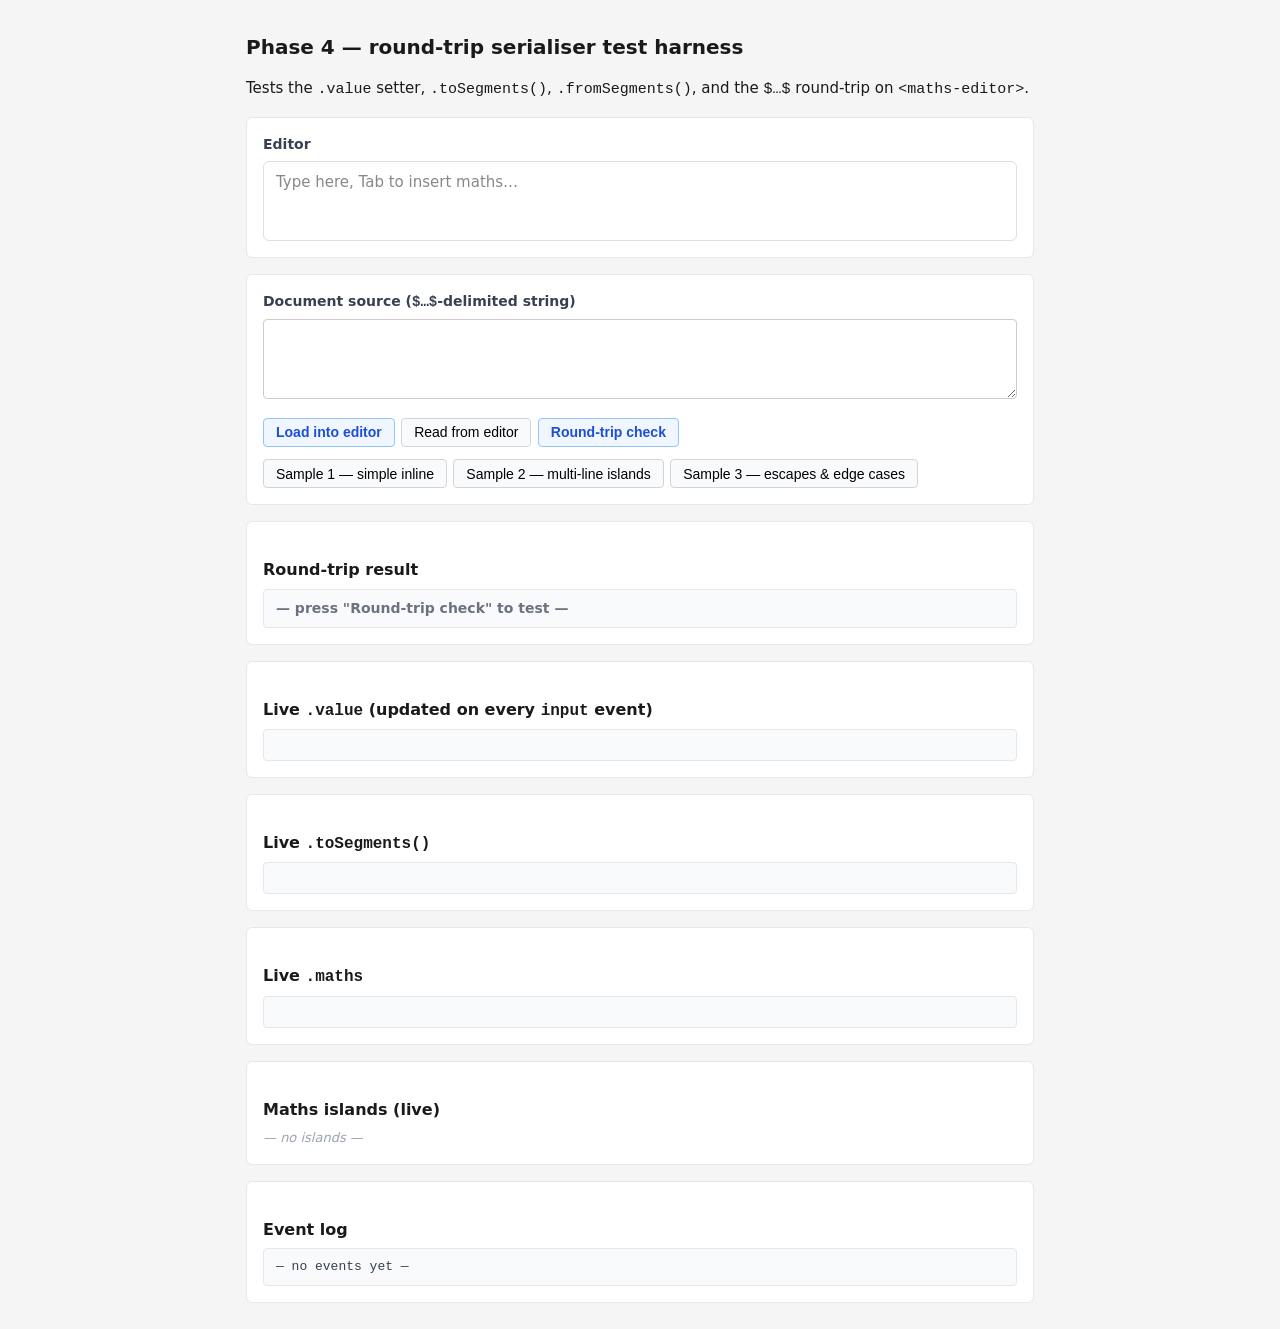
<file: tests/phase4.html>
<!DOCTYPE html>
<html lang="en">
<head>
  <meta charset="UTF-8">
  <meta name="viewport" content="width=device-width, initial-scale=1.0">
  <title>Phase 4 — round-trip serialiser test harness</title>
  <!-- Load order: Compute Engine → MathLive → config → serialiser → maths-editor -->
  <script src="../vendor/compute-engine.min.js"></script>
  <script src="../vendor/mathlive.min.js"></script>
  <script>MathfieldElement.soundsDirectory = null;</script>
  <script src="../serialiser.js"></script>
  <link rel="stylesheet" href="../vendor/mathlive-static.css">
  <link rel="stylesheet" href="../maths-editor.css">
  <style>
    *, *::before, *::after { box-sizing: border-box; }

    body {
      font-family: system-ui, sans-serif;
      font-size: 0.9375rem;
      line-height: 1.5;
      max-width: 820px;
      margin: 2rem auto;
      padding: 0 1rem;
      color: #1a1a1a;
      background: #f5f5f5;
    }

    h1 { font-size: 1.25rem; margin-bottom: 0.25rem; }
    h2 { font-size: 1rem; margin: 1.25rem 0 0.4rem; }

    .card {
      background: #fff;
      border: 1px solid #e5e7eb;
      border-radius: 6px;
      padding: 1rem;
      margin-bottom: 1rem;
    }

    label {
      display: block;
      font-weight: 600;
      margin-bottom: 0.4rem;
      font-size: 0.875rem;
      color: #374151;
    }

    maths-editor {
      --me-font-size: 0.9375rem;
      --me-min-height: 5rem;
    }

    textarea {
      width: 100%;
      min-height: 5rem;
      padding: 0.5rem 0.75rem;
      border: 1px solid #ccc;
      border-radius: 4px;
      font-family: monospace;
      font-size: 0.875rem;
      resize: vertical;
    }

    .controls {
      display: flex;
      flex-wrap: wrap;
      gap: 0.4rem;
      margin-top: 0.75rem;
    }

    button {
      padding: 0.35rem 0.75rem;
      border: 1px solid #d1d5db;
      border-radius: 4px;
      background: #f9fafb;
      font-size: 0.875rem;
      cursor: pointer;
      white-space: nowrap;
    }

    button:hover { background: #e5e7eb; }
    button:active { background: #d1d5db; }

    button.primary {
      background: #eff6ff;
      border-color: #93c5fd;
      color: #1d4ed8;
      font-weight: 600;
    }

    button.primary:hover { background: #dbeafe; }

    pre {
      margin: 0;
      padding: 0.5rem 0.75rem;
      background: #f9fafb;
      border: 1px solid #e5e7eb;
      border-radius: 4px;
      font-size: 0.8125rem;
      white-space: pre-wrap;
      word-break: break-all;
      min-height: 2rem;
      max-height: 12rem;
      overflow-y: auto;
    }

    #rt-result {
      padding: 0.5rem 0.75rem;
      border-radius: 4px;
      font-size: 0.875rem;
      font-weight: 600;
      min-height: 2rem;
    }

    #rt-result.pass { background: #d1fae5; color: #065f46; border: 1px solid #6ee7b7; }
    #rt-result.fail { background: #fee2e2; color: #991b1b; border: 1px solid #fca5a5; }
    #rt-result.idle { background: #f9fafb; color: #6b7280; border: 1px solid #e5e7eb; }

    #event-log { color: #374151; }
    .log-input       { color: #1d4ed8; }
    .log-change      { color: #7c3aed; }
    .log-maths-input { color: #059669; }

    .kbd {
      display: inline-block;
      padding: 0.1em 0.4em;
      border: 1px solid #d1d5db;
      border-radius: 3px;
      background: #f9fafb;
      font-family: monospace;
      font-size: 0.875em;
    }

    #islands-panel { font-size: 0.8125rem; color: #374151; }

    .island-row {
      display: flex;
      flex-wrap: wrap;
      gap: 0.75rem;
      padding: 0.3rem 0;
      border-bottom: 1px solid #e5e7eb;
    }

    .island-row:last-child { border-bottom: none; }
    .island-index { font-weight: 700; color: #6b7280; min-width: 2rem; }
    .island-latex code,
    .island-json  code {
      background: #f3f4f6;
      padding: 0.1em 0.3em;
      border-radius: 2px;
      font-size: 0.8125rem;
      word-break: break-all;
    }

    .no-islands { color: #9ca3af; font-style: italic; }
  </style>
</head>
<body>

<h1>Phase 4 — round-trip serialiser test harness</h1>
<p>Tests the <code>.value</code> setter, <code>.toSegments()</code>, <code>.fromSegments()</code>, and the <code>$…$</code> round-trip on <code>&lt;maths-editor&gt;</code>.</p>

<div class="card">
  <label for="editor">Editor</label>
  <maths-editor id="editor" placeholder="Type here, Tab to insert maths…"></maths-editor>
</div>

<div class="card">
  <label for="source-textarea">Document source (<code>$…$</code>-delimited string)</label>
  <textarea id="source-textarea" spellcheck="false"></textarea>

  <div class="controls">
    <button id="btn-load" class="primary">Load into editor</button>
    <button id="btn-read">Read from editor</button>
    <button id="btn-roundtrip" class="primary">Round-trip check</button>
  </div>

  <div class="controls">
    <button id="btn-sample1">Sample 1 — simple inline</button>
    <button id="btn-sample2">Sample 2 — multi-line islands</button>
    <button id="btn-sample3">Sample 3 — escapes &amp; edge cases</button>
  </div>
</div>

<div class="card">
  <h2>Round-trip result</h2>
  <div id="rt-result" class="idle">— press "Round-trip check" to test —</div>
</div>

<div class="card">
  <h2>Live <code>.value</code> (updated on every <code>input</code> event)</h2>
  <pre id="live-value"></pre>
</div>

<div class="card">
  <h2>Live <code>.toSegments()</code></h2>
  <pre id="live-segments"></pre>
</div>

<div class="card">
  <h2>Live <code>.maths</code></h2>
  <pre id="live-maths"></pre>
</div>

<div class="card">
  <h2>Maths islands (live)</h2>
  <div id="islands-panel"><span class="no-islands">— no islands —</span></div>
</div>

<div class="card">
  <h2>Event log</h2>
  <pre id="event-log">— no events yet —</pre>
</div>

<script type="module" src="../maths-editor.js"></script>
<script>
  'use strict';

  const editor       = document.getElementById('editor');
  const sourceTa     = document.getElementById('source-textarea');
  const liveValue    = document.getElementById('live-value');
  const liveSegments = document.getElementById('live-segments');
  const liveMaths    = document.getElementById('live-maths');
  const eventLog     = document.getElementById('event-log');
  const islandsPanel = document.getElementById('islands-panel');
  const rtResult     = document.getElementById('rt-result');

  // ── Pre-canned samples ────────────────────────────────────────────────────

  const SAMPLES = [
    // 1: Simple inline maths
    'The area of a triangle is $\\frac{1}{2}bh$ where $b$ is the base and $h$ is the height.',
    // 2: Multi-line with several islands
    'Line 1: $x^2 + y^2 = r^2$\nLine 2: $\\frac{a}{b} + \\frac{c}{d}$\nPlain third line',
    // 3: Edge cases — escaped \$, LaTeX with \$, empty $$, unbalanced trailing $
    'Price: \\$5 each and $\\frac{1}{2}$ off.\nEmpty $$ dropped.\nTrailing unbalanced $',
  ];

  // ── Helpers ───────────────────────────────────────────────────────────────

  const MAX_LOG = 200;
  let logLines = [];

  function ts() {
    const d = new Date();
    return [d.getHours(), d.getMinutes(), d.getSeconds()]
      .map(n => String(n).padStart(2, '0')).join(':') +
      '.' + String(d.getMilliseconds()).padStart(3, '0');
  }

  function escHtml(s) {
    return String(s)
      .replace(/&/g, '&amp;')
      .replace(/</g, '&lt;')
      .replace(/>/g, '&gt;');
  }

  function appendLog(text, cls) {
    if (logLines.length === 1 && logLines[0].text === '— no events yet —') logLines = [];
    logLines.push({ text: `[${ts()}] ${text}`, cls });
    if (logLines.length > MAX_LOG) logLines.shift();
    eventLog.innerHTML = logLines
      .map(l => `<span class="${l.cls}">${escHtml(l.text)}</span>`)
      .join('\n');
    eventLog.scrollTop = eventLog.scrollHeight;
  }

  function updateLivePanels() {
    liveValue.textContent    = editor.value;
    liveSegments.textContent = JSON.stringify(editor.toSegments(), null, 2);
    liveMaths.textContent    = JSON.stringify(editor.maths, null, 2);
    updateIslandsPanel();
  }

  function updateIslandsPanel() {
    const maths = editor.maths;
    if (maths.length === 0) {
      islandsPanel.innerHTML = '<span class="no-islands">— no islands —</span>';
      return;
    }
    islandsPanel.innerHTML = maths.map((m, i) => `
      <div class="island-row">
        <span class="island-index">[${i}]</span>
        <span class="island-latex">LaTeX: <code>${escHtml(m.latex)}</code></span>
        <span class="island-json">MathJSON: <code>${escHtml(JSON.stringify(m.mathJson))}</code></span>
      </div>
    `).join('');
  }

  // ── Editor events ─────────────────────────────────────────────────────────

  editor.addEventListener('input', (e) => {
    updateLivePanels();
    appendLog(`input  — value: ${JSON.stringify(e.detail.value)}`, 'log-input');
  });

  editor.addEventListener('change', (e) => {
    appendLog(`change — value: ${JSON.stringify(e.detail.value)}`, 'log-change');
  });

  editor.addEventListener('maths-input', (e) => {
    const { index, latex, mathJson } = e.detail;
    appendLog(
      `maths-input — index:${index} latex:${JSON.stringify(latex)} mathJson:${JSON.stringify(mathJson)}`,
      'log-maths-input'
    );
    updateIslandsPanel();
  });

  // ── Buttons ───────────────────────────────────────────────────────────────

  document.getElementById('btn-load').addEventListener('click', () => {
    editor.value = sourceTa.value;
    updateLivePanels();
    rtResult.className = 'idle';
    rtResult.textContent = '— press "Round-trip check" to test —';
  });

  document.getElementById('btn-read').addEventListener('click', () => {
    sourceTa.value = editor.value;
    rtResult.className = 'idle';
    rtResult.textContent = '— press "Round-trip check" to test —';
  });

  document.getElementById('btn-roundtrip').addEventListener('click', () => {
    // Read first snapshot
    const first = editor.value;
    // Load back silently
    editor.value = first;
    // Read second snapshot
    const second = editor.value;

    if (first === second) {
      rtResult.className = 'pass';
      rtResult.textContent = 'PASS — value is stable after round-trip.';
    } else {
      rtResult.className = 'fail';
      rtResult.innerHTML =
        '<strong>FAIL</strong> — values differ after round-trip.<br>' +
        '<br><strong>First read:</strong><br><code>' + escHtml(JSON.stringify(first)) + '</code>' +
        '<br><strong>After reload:</strong><br><code>' + escHtml(JSON.stringify(second)) + '</code>';
    }

    sourceTa.value = first;
    updateLivePanels();
  });

  document.getElementById('btn-sample1').addEventListener('click', () => {
    sourceTa.value = SAMPLES[0];
  });

  document.getElementById('btn-sample2').addEventListener('click', () => {
    sourceTa.value = SAMPLES[1];
  });

  document.getElementById('btn-sample3').addEventListener('click', () => {
    sourceTa.value = SAMPLES[2];
  });

  // ── Initial state ─────────────────────────────────────────────────────────

  updateLivePanels();
</script>
</body>
</html>
</file>
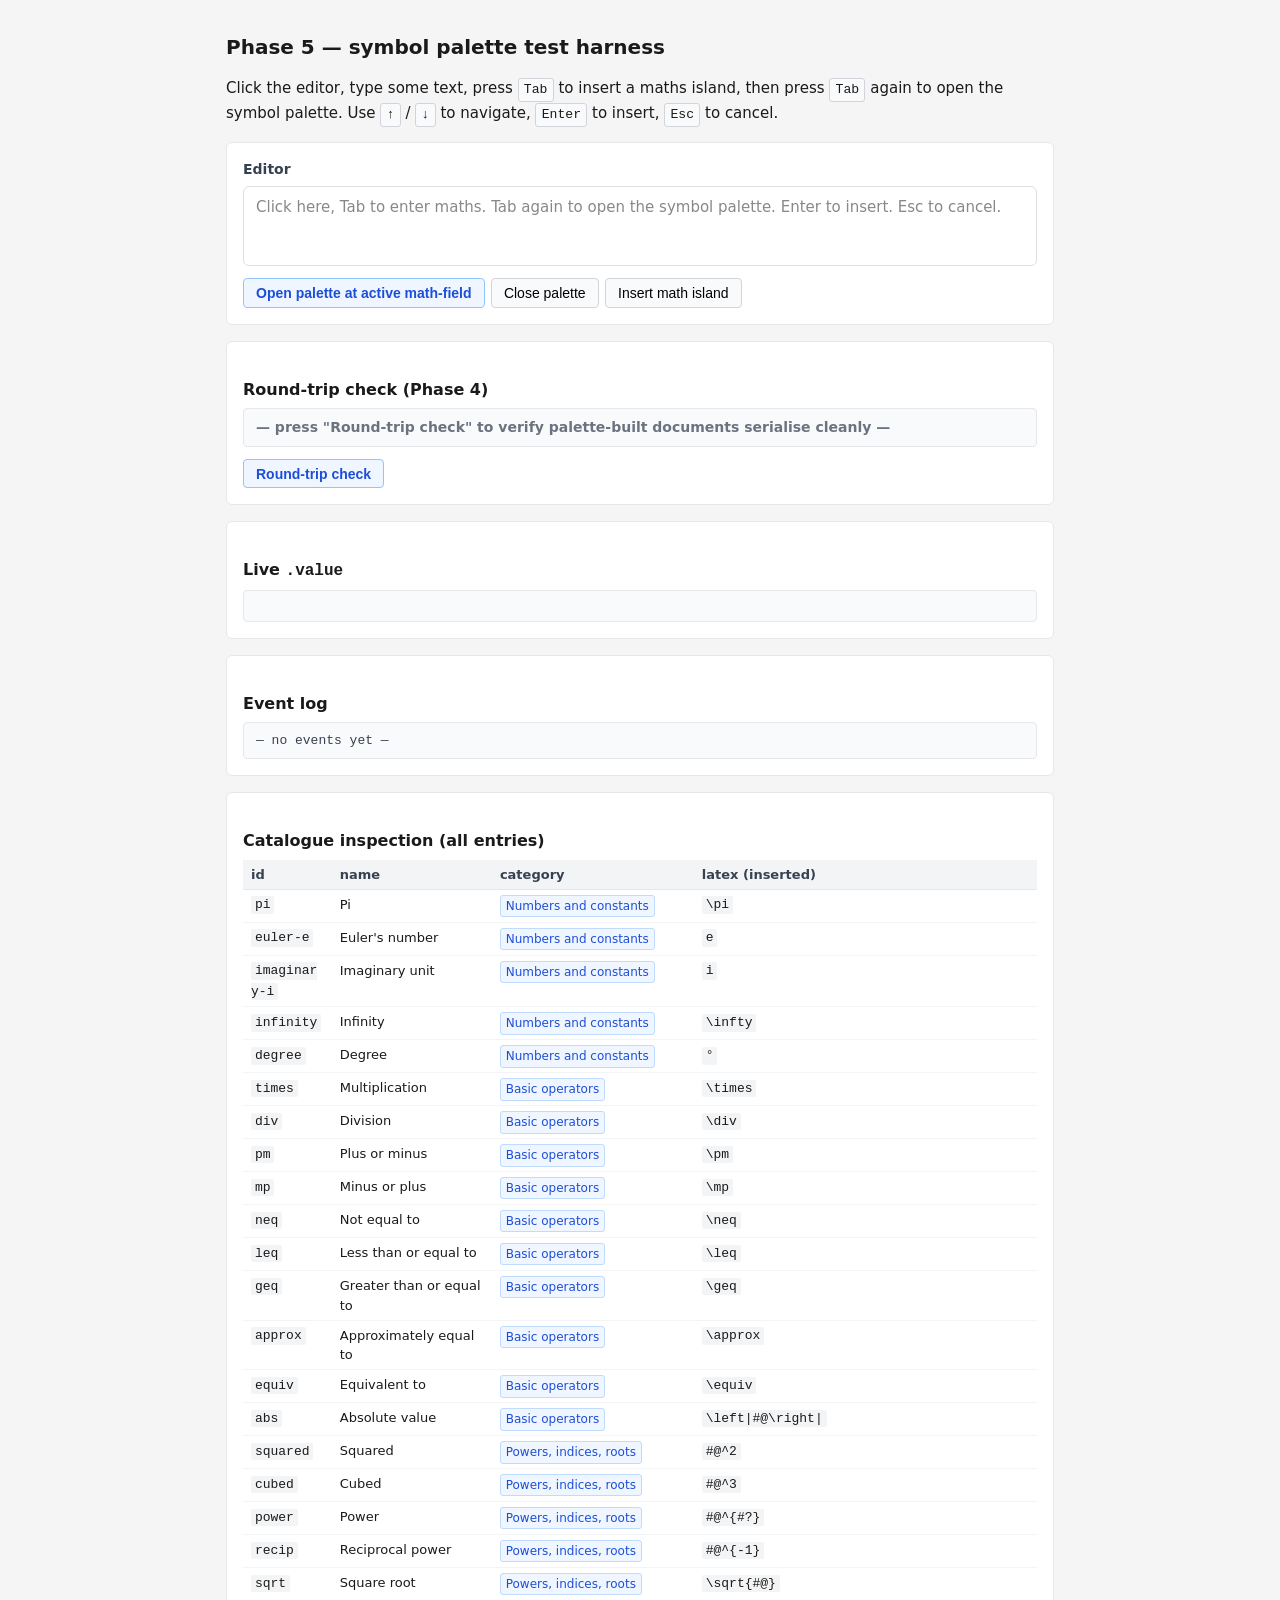
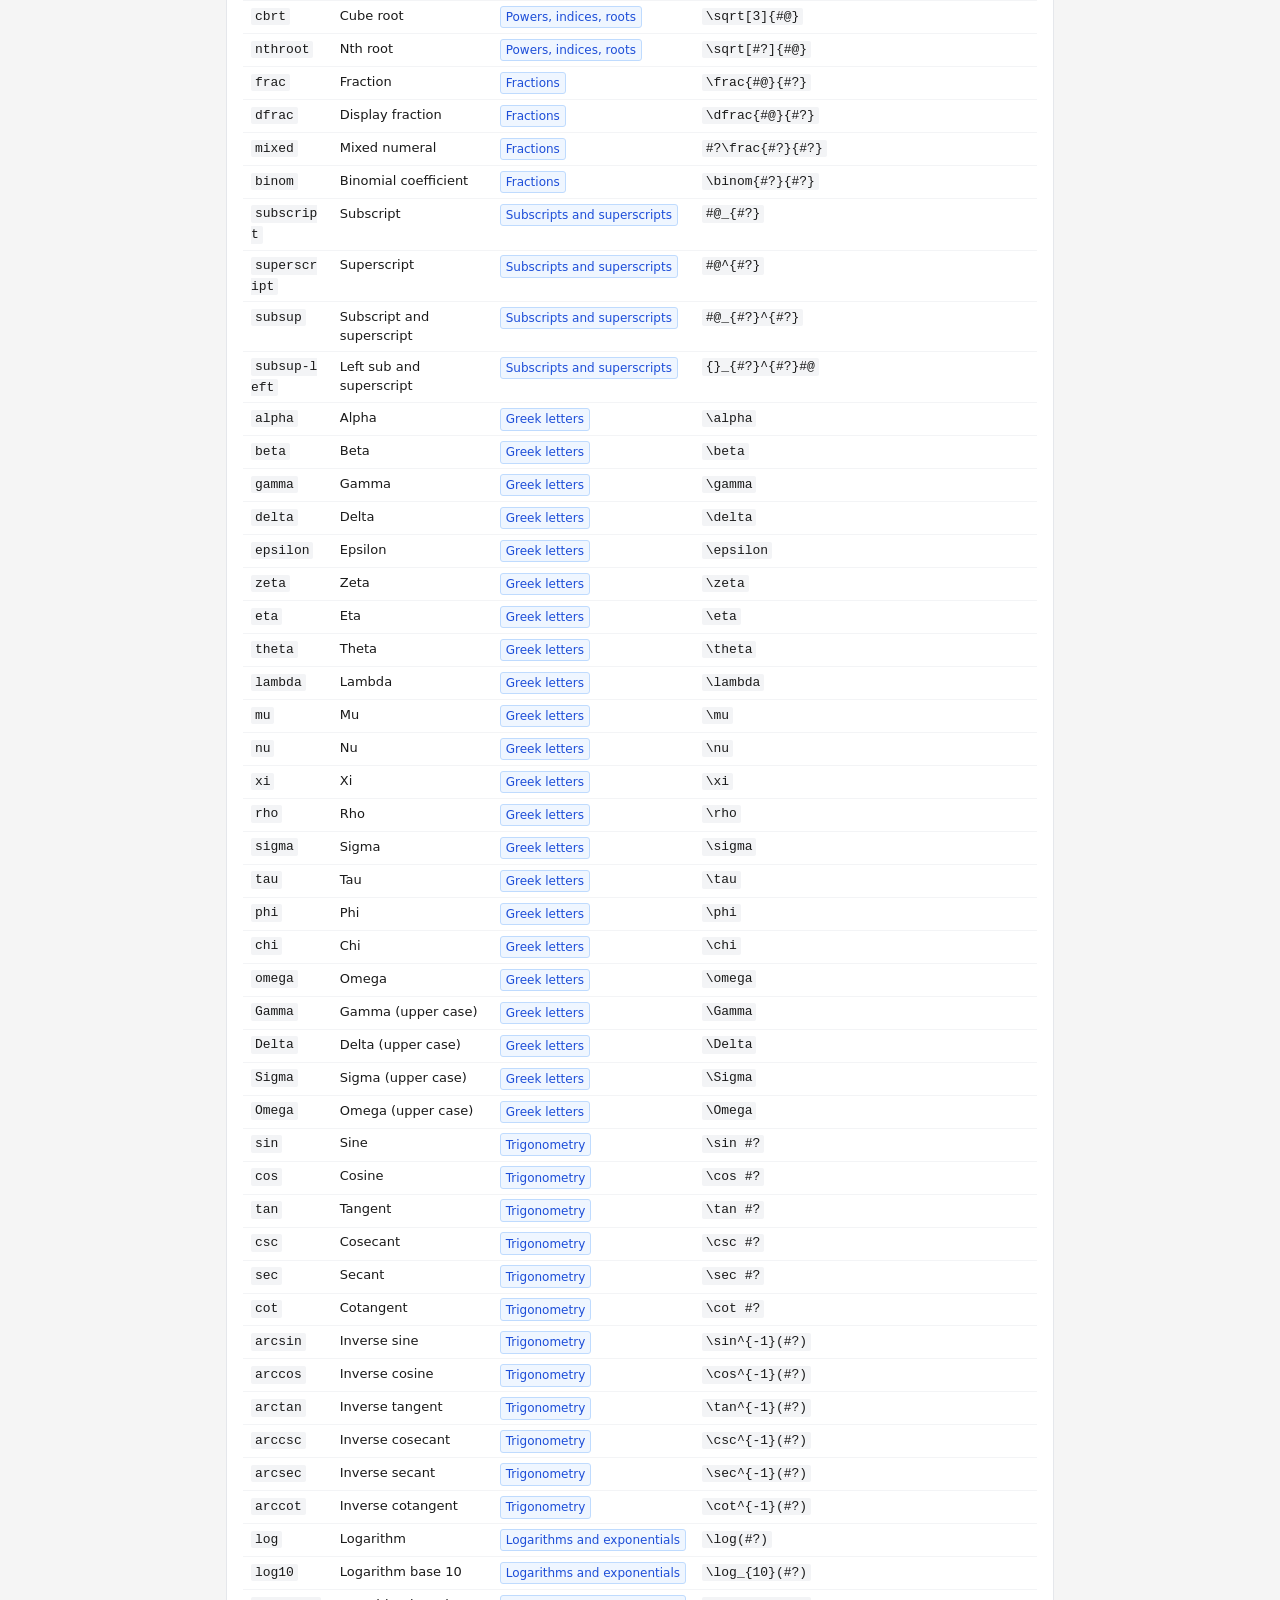
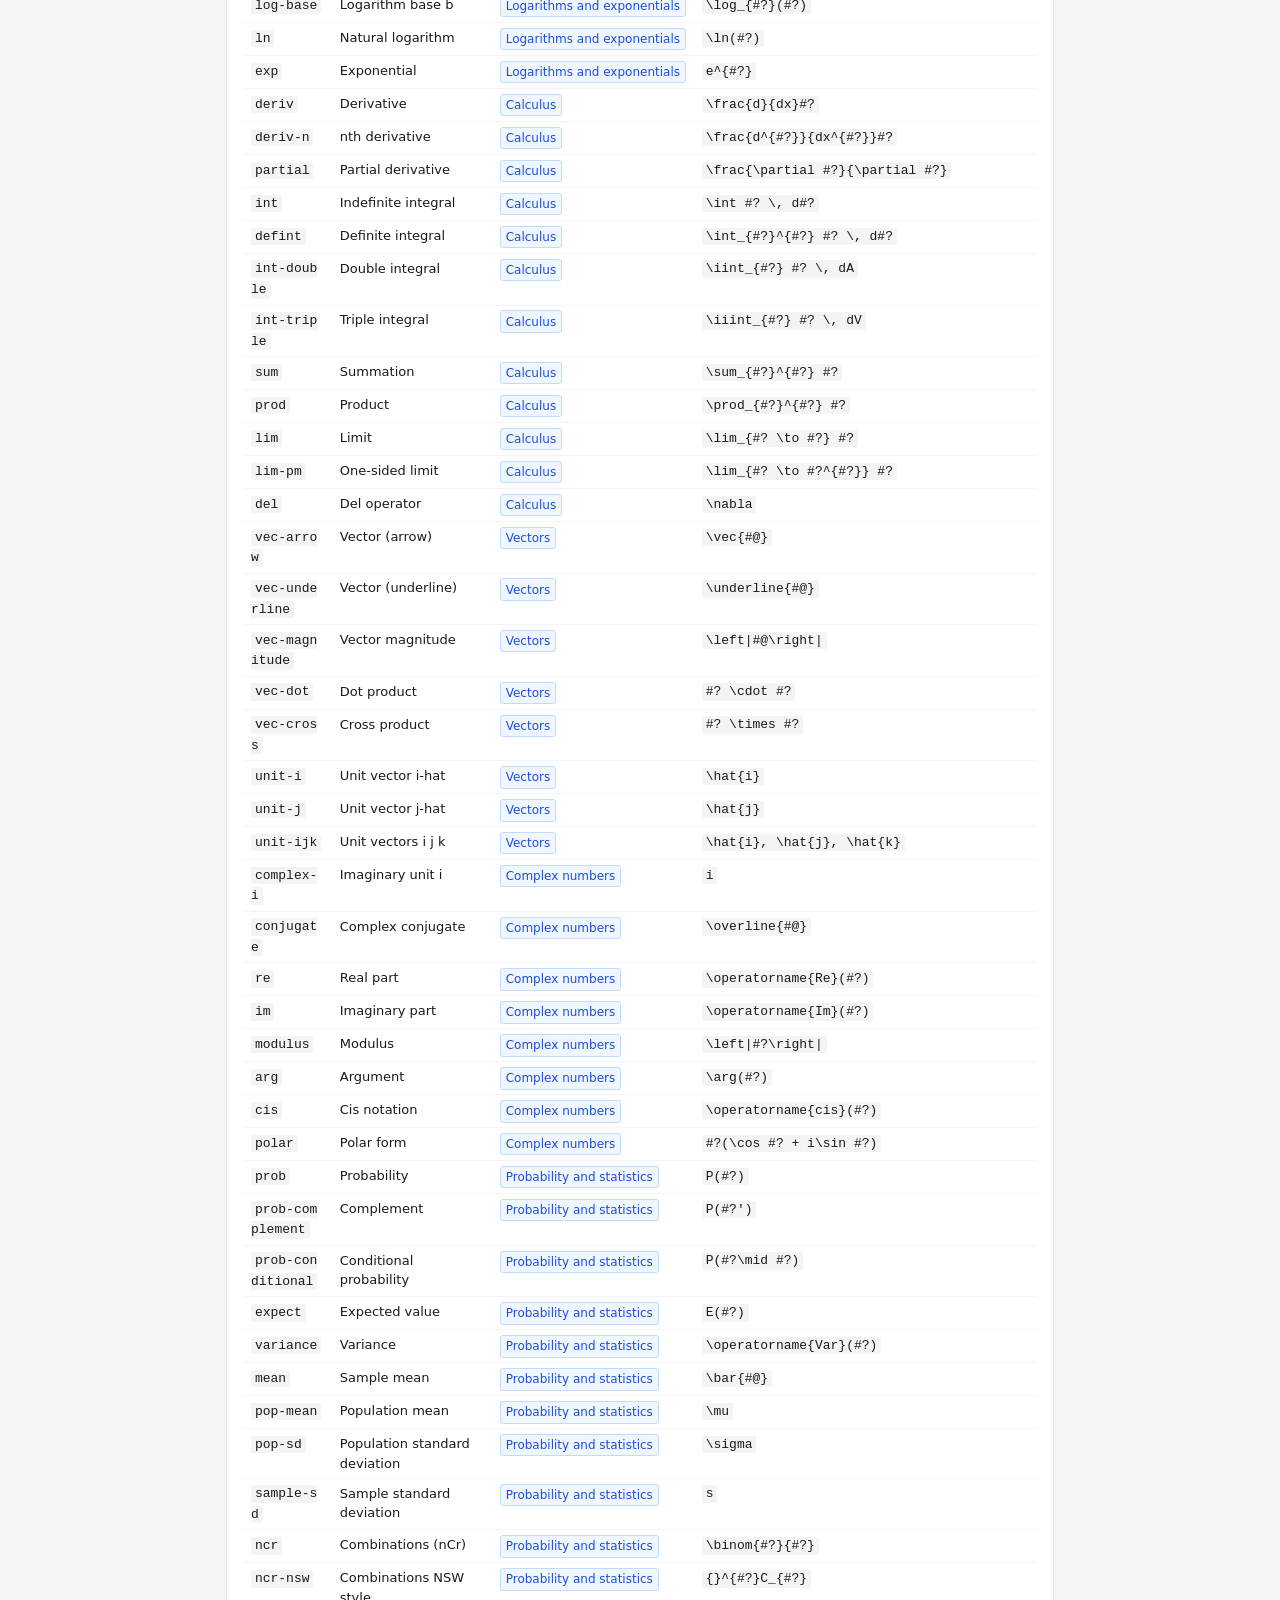
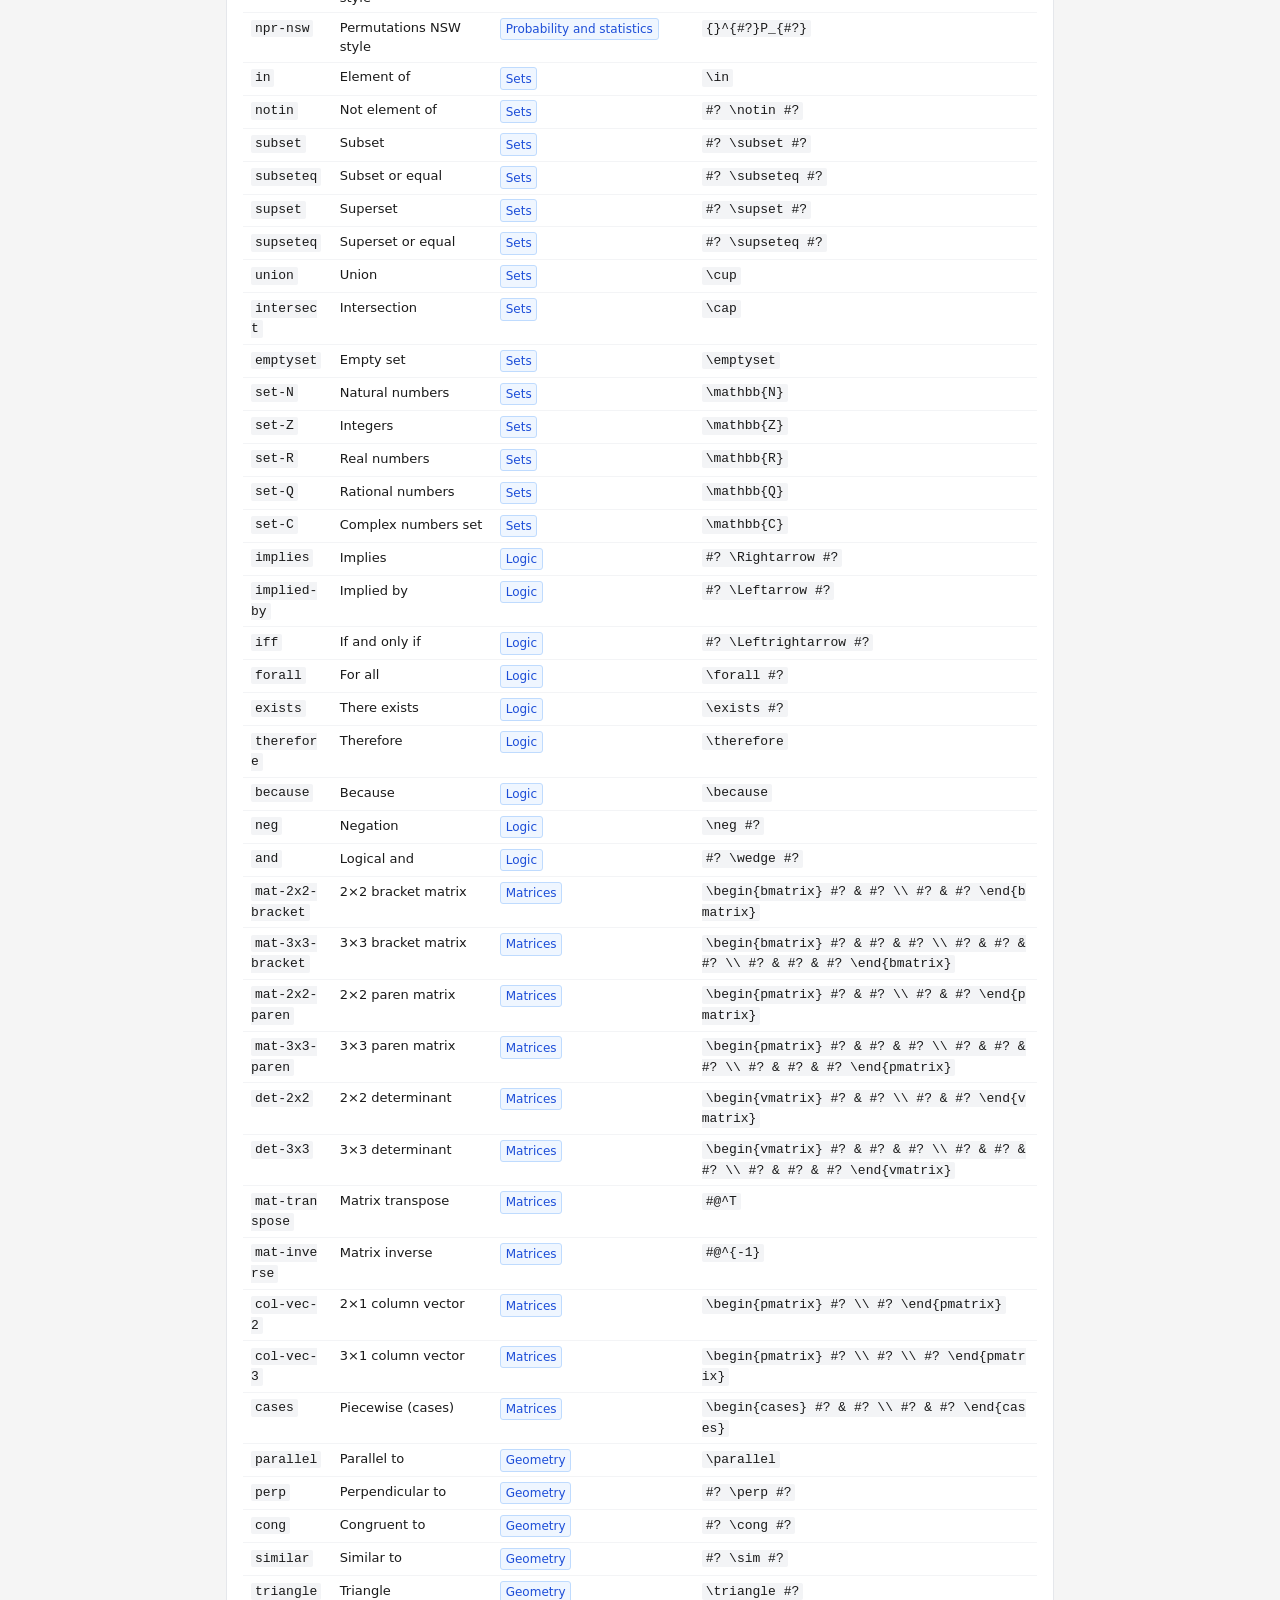
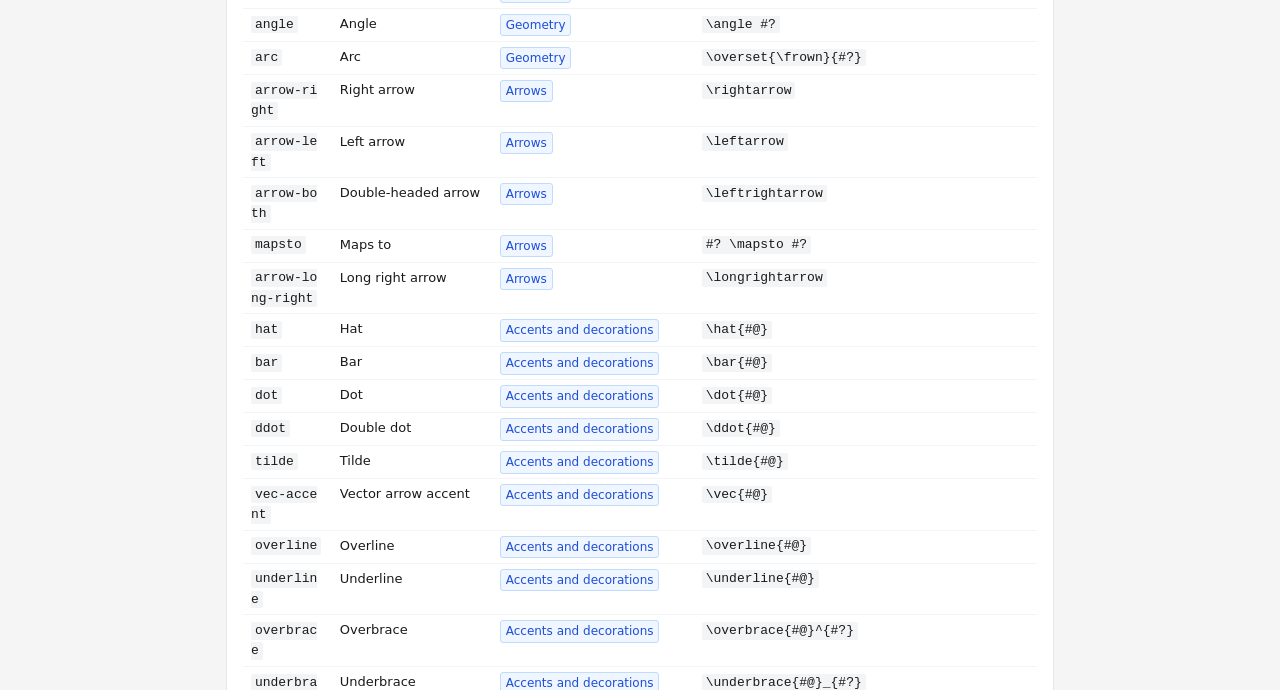
<file: tests/phase5.html>
<!DOCTYPE html>
<html lang="en">
<head>
  <meta charset="UTF-8">
  <meta name="viewport" content="width=device-width, initial-scale=1.0">
  <title>Phase 5 — symbol palette test harness</title>
  <!-- Load order: Compute Engine → MathLive → config → serialiser → catalogue → palette → maths-editor -->
  <script src="../vendor/compute-engine.min.js"></script>
  <script src="../vendor/mathlive.min.js"></script>
  <script>MathfieldElement.soundsDirectory = null;</script>
  <script src="../serialiser.js"></script>
  <script src="../palette/catalogue.js"></script>
  <script src="../palette/palette.js"></script>
  <link rel="stylesheet" href="../vendor/mathlive-static.css">
  <link rel="stylesheet" href="../maths-editor.css">
  <link rel="stylesheet" href="../palette/palette.css">
  <style>
    *, *::before, *::after { box-sizing: border-box; }

    body {
      font-family: system-ui, sans-serif;
      font-size: 0.9375rem;
      line-height: 1.5;
      max-width: 860px;
      margin: 2rem auto;
      padding: 0 1rem;
      color: #1a1a1a;
      background: #f5f5f5;
    }

    h1 { font-size: 1.25rem; margin-bottom: 0.25rem; }
    h2 { font-size: 1rem; margin: 1.25rem 0 0.4rem; }

    .card {
      background: #fff;
      border: 1px solid #e5e7eb;
      border-radius: 6px;
      padding: 1rem;
      margin-bottom: 1rem;
    }

    label {
      display: block;
      font-weight: 600;
      margin-bottom: 0.4rem;
      font-size: 0.875rem;
      color: #374151;
    }

    maths-editor {
      --me-font-size: 0.9375rem;
      --me-min-height: 5rem;
    }

    .controls {
      display: flex;
      flex-wrap: wrap;
      gap: 0.4rem;
      margin-top: 0.75rem;
    }

    button {
      padding: 0.35rem 0.75rem;
      border: 1px solid #d1d5db;
      border-radius: 4px;
      background: #f9fafb;
      font-size: 0.875rem;
      cursor: pointer;
      white-space: nowrap;
    }

    button:hover { background: #e5e7eb; }
    button:active { background: #d1d5db; }

    button.primary {
      background: #eff6ff;
      border-color: #93c5fd;
      color: #1d4ed8;
      font-weight: 600;
    }

    button.primary:hover { background: #dbeafe; }

    pre {
      margin: 0;
      padding: 0.5rem 0.75rem;
      background: #f9fafb;
      border: 1px solid #e5e7eb;
      border-radius: 4px;
      font-size: 0.8125rem;
      white-space: pre-wrap;
      word-break: break-all;
      min-height: 2rem;
      max-height: 12rem;
      overflow-y: auto;
    }

    #rt-result {
      padding: 0.5rem 0.75rem;
      border-radius: 4px;
      font-size: 0.875rem;
      font-weight: 600;
      min-height: 2rem;
    }

    #rt-result.pass { background: #d1fae5; color: #065f46; border: 1px solid #6ee7b7; }
    #rt-result.fail { background: #fee2e2; color: #991b1b; border: 1px solid #fca5a5; }
    #rt-result.idle { background: #f9fafb; color: #6b7280; border: 1px solid #e5e7eb; }

    #event-log { color: #374151; }
    .log-input         { color: #1d4ed8; }
    .log-change        { color: #7c3aed; }
    .log-maths-input   { color: #059669; }
    .log-palette-open  { color: #d97706; }
    .log-palette-close { color: #6b7280; }

    .kbd {
      display: inline-block;
      padding: 0.1em 0.4em;
      border: 1px solid #d1d5db;
      border-radius: 3px;
      background: #f9fafb;
      font-family: monospace;
      font-size: 0.875em;
    }

    /* ── Catalogue inspection table ─────────────────────────────────────────── */

    .catalogue-table {
      width: 100%;
      border-collapse: collapse;
      font-size: 0.8125rem;
    }

    .catalogue-table th {
      text-align: left;
      padding: 0.3rem 0.5rem;
      background: #f3f4f6;
      border-bottom: 1px solid #e5e7eb;
      font-weight: 600;
      color: #374151;
    }

    .catalogue-table td {
      padding: 0.3rem 0.5rem;
      border-bottom: 1px solid #f3f4f6;
      vertical-align: top;
    }

    .catalogue-table tr:last-child td { border-bottom: none; }

    .catalogue-table code {
      background: #f3f4f6;
      padding: 0.1em 0.3em;
      border-radius: 2px;
      font-size: 0.8125rem;
      word-break: break-all;
    }

    .cat-badge {
      display: inline-block;
      padding: 0.1em 0.4em;
      border-radius: 3px;
      font-size: 0.75rem;
      background: #eff6ff;
      color: #1d4ed8;
      border: 1px solid #bfdbfe;
      white-space: nowrap;
    }
  </style>
</head>
<body>

<h1>Phase 5 — symbol palette test harness</h1>
<p>
  Click the editor, type some text, press <span class="kbd">Tab</span> to insert a maths island,
  then press <span class="kbd">Tab</span> again to open the symbol palette.
  Use <span class="kbd">↑</span> / <span class="kbd">↓</span> to navigate,
  <span class="kbd">Enter</span> to insert, <span class="kbd">Esc</span> to cancel.
</p>

<div class="card">
  <label for="editor">Editor</label>
  <maths-editor id="editor"
    placeholder="Click here, Tab to enter maths. Tab again to open the symbol palette. Enter to insert. Esc to cancel.">
  </maths-editor>

  <div class="controls">
    <button id="btn-open-palette" class="primary">Open palette at active math-field</button>
    <button id="btn-close-palette">Close palette</button>
    <button id="btn-insert-math">Insert math island</button>
  </div>
</div>

<div class="card">
  <h2>Round-trip check (Phase 4)</h2>
  <div id="rt-result" class="idle">— press "Round-trip check" to verify palette-built documents serialise cleanly —</div>
  <div class="controls">
    <button id="btn-roundtrip" class="primary">Round-trip check</button>
  </div>
</div>

<div class="card">
  <h2>Live <code>.value</code></h2>
  <pre id="live-value"></pre>
</div>

<div class="card">
  <h2>Event log</h2>
  <pre id="event-log">— no events yet —</pre>
</div>

<div class="card">
  <h2>Catalogue inspection (all entries)</h2>
  <table class="catalogue-table" id="catalogue-table">
    <thead>
      <tr>
        <th>id</th>
        <th>name</th>
        <th>category</th>
        <th>latex (inserted)</th>
      </tr>
    </thead>
    <tbody id="catalogue-tbody"></tbody>
  </table>
</div>

<script type="module" src="../maths-editor.js"></script>
<script>
  'use strict';

  const editor    = document.getElementById('editor');
  const liveValue = document.getElementById('live-value');
  const eventLog  = document.getElementById('event-log');
  const rtResult  = document.getElementById('rt-result');

  // ── Helpers ───────────────────────────────────────────────────────────────

  const MAX_LOG = 200;
  let logLines = [];

  function ts() {
    const d = new Date();
    return [d.getHours(), d.getMinutes(), d.getSeconds()]
      .map(n => String(n).padStart(2, '0')).join(':') +
      '.' + String(d.getMilliseconds()).padStart(3, '0');
  }

  function escHtml(s) {
    return String(s)
      .replace(/&/g, '&amp;')
      .replace(/</g, '&lt;')
      .replace(/>/g, '&gt;');
  }

  function appendLog(text, cls) {
    if (logLines.length === 1 && logLines[0].text === '— no events yet —') logLines = [];
    logLines.push({ text: `[${ts()}] ${text}`, cls });
    if (logLines.length > MAX_LOG) logLines.shift();
    eventLog.innerHTML = logLines
      .map(l => `<span class="${l.cls}">${escHtml(l.text)}</span>`)
      .join('\n');
    eventLog.scrollTop = eventLog.scrollHeight;
  }

  function updateLive() {
    liveValue.textContent = editor.value;
  }

  // ── Editor events ─────────────────────────────────────────────────────────

  editor.addEventListener('input', (e) => {
    updateLive();
    appendLog(`input  — value: ${JSON.stringify(e.detail.value)}`, 'log-input');
  });

  editor.addEventListener('change', (e) => {
    appendLog(`change — value: ${JSON.stringify(e.detail.value)}`, 'log-change');
  });

  editor.addEventListener('maths-input', (e) => {
    const { index, latex } = e.detail;
    appendLog(`maths-input — index:${index} latex:${JSON.stringify(latex)}`, 'log-maths-input');
  });

  // ── Palette event log shim ────────────────────────────────────────────────
  // Wrap the Palette singleton to emit log entries on open/close.
  // Must run after maths-editor.js module loads.

  window.addEventListener('load', () => {
    const P = window.MathsEditor && window.MathsEditor.Palette;
    if (!P) return;

    const _origOpen  = P.open.bind(P);
    const _origClose = P.close.bind(P);

    P.open = function (anchor, options) {
      appendLog('palette-open', 'log-palette-open');
      const wrappedOptions = {
        onInsert: options.onInsert,
        onClose: (reason) => {
          appendLog(`palette-close  reason: ${reason}`, 'log-palette-close');
          options.onClose(reason);
        },
      };
      _origOpen(anchor, wrappedOptions);
    };

    P.close = function () {
      _origClose();
    };
  });

  // ── Buttons ───────────────────────────────────────────────────────────────

  document.getElementById('btn-open-palette').addEventListener('click', () => {
    // Find the focused math-field, or the first one in the editor
    const active = document.activeElement;
    const isMathField = active?.tagName?.toLowerCase() === 'math-field'
                        && editor.contains(active);
    const target = isMathField
      ? active
      : editor.querySelector('math-field');

    if (!target) {
      appendLog('No math-field found — Tab into the editor first to create one.', 'log-palette-close');
      return;
    }

    if (!window.MathsEditor?.Palette) {
      appendLog('Palette not loaded.', 'log-palette-close');
      return;
    }

    window.MathsEditor.Palette.open(target, {
      onInsert: (latex) => {
        target.executeCommand(['insert', latex]);
      },
      onClose: (_reason) => {
        target.focus();
      },
    });
  });

  document.getElementById('btn-close-palette').addEventListener('click', () => {
    window.MathsEditor?.Palette?.close();
  });

  document.getElementById('btn-insert-math').addEventListener('click', () => {
    editor.focus();
    editor.insertMath('');
  });

  document.getElementById('btn-roundtrip').addEventListener('click', () => {
    const first  = editor.value;
    editor.value = first;
    const second = editor.value;

    if (first === second) {
      rtResult.className   = 'pass';
      rtResult.textContent = 'PASS — value is stable after round-trip.';
    } else {
      rtResult.className   = 'fail';
      rtResult.innerHTML   =
        '<strong>FAIL</strong> — values differ after round-trip.<br>' +
        '<br><strong>First read:</strong><br><code>' + escHtml(JSON.stringify(first)) + '</code>' +
        '<br><strong>After reload:</strong><br><code>' + escHtml(JSON.stringify(second)) + '</code>';
    }
    updateLive();
  });

  // ── Catalogue inspection panel ────────────────────────────────────────────

  window.addEventListener('load', () => {
    const catalogue = window.MathsEditor?.catalogue || [];
    const tbody = document.getElementById('catalogue-tbody');
    tbody.innerHTML = catalogue.map(entry => `
      <tr>
        <td><code>${escHtml(entry.id)}</code></td>
        <td>${escHtml(entry.name)}</td>
        <td><span class="cat-badge">${escHtml(entry.category)}</span></td>
        <td><code>${escHtml(entry.latex)}</code></td>
      </tr>
    `).join('');
  });

  // ── Initial state ─────────────────────────────────────────────────────────

  updateLive();
</script>
</body>
</html>
</file>
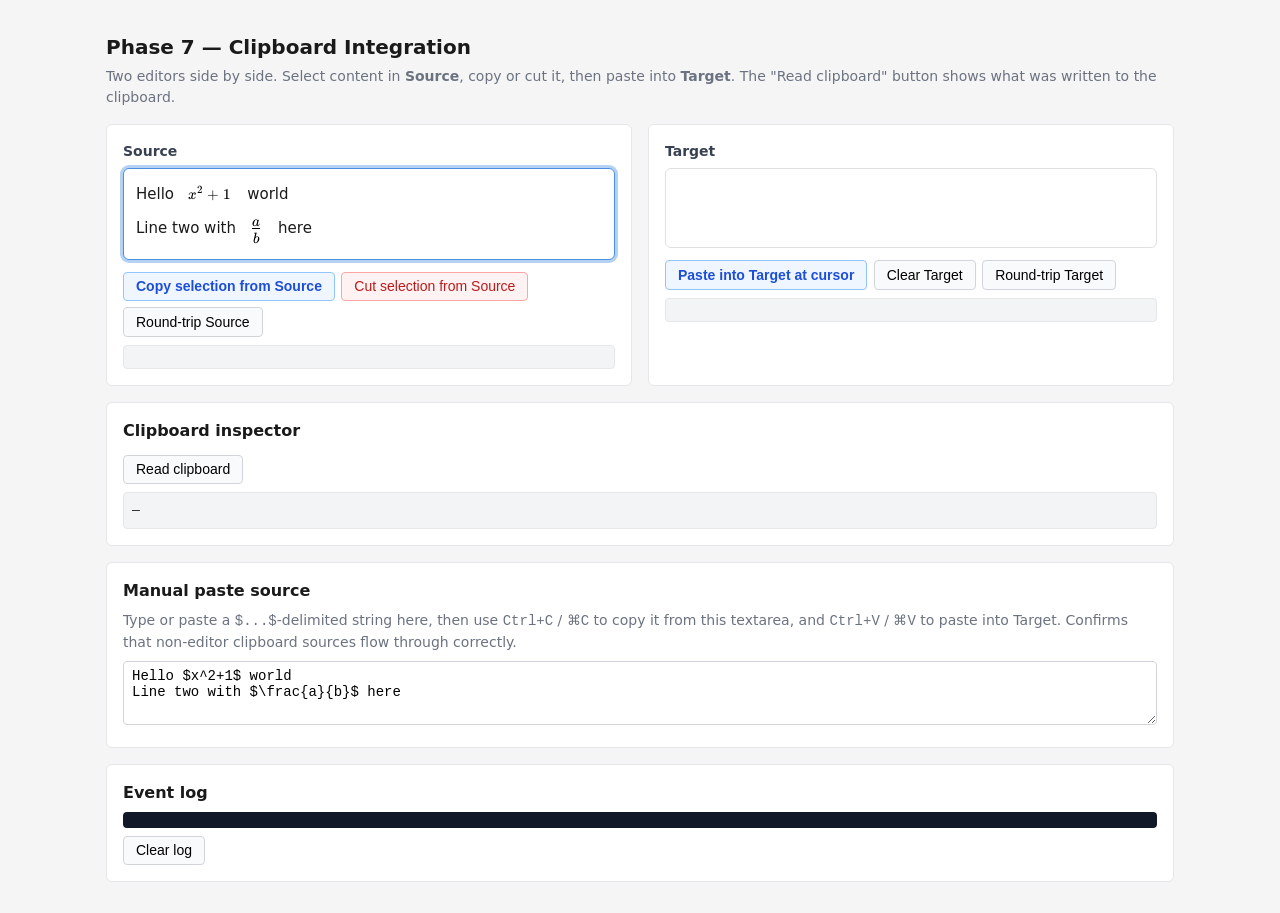
<file: tests/phase7.html>
<!DOCTYPE html>
<html lang="en">
<head>
  <meta charset="UTF-8">
  <meta name="viewport" content="width=device-width, initial-scale=1.0">
  <title>Phase 7 — clipboard integration test harness</title>
  <!-- Load order: Compute Engine → MathLive → config → serialiser → clipboard → catalogue → palette → maths-editor -->
  <script src="../vendor/compute-engine.min.js"></script>
  <script src="../vendor/mathlive.min.js"></script>
  <script>MathfieldElement.soundsDirectory = null;</script>
  <script src="../serialiser.js"></script>
  <script src="../clipboard.js"></script>
  <script src="../palette/catalogue.js"></script>
  <script src="../palette/palette.js"></script>
  <link rel="stylesheet" href="../vendor/mathlive-static.css">
  <link rel="stylesheet" href="../maths-editor.css">
  <link rel="stylesheet" href="../palette/palette.css">
  <style>
    *, *::before, *::after { box-sizing: border-box; }

    body {
      font-family: system-ui, sans-serif;
      font-size: 0.9375rem;
      line-height: 1.5;
      max-width: 1100px;
      margin: 2rem auto;
      padding: 0 1rem;
      color: #1a1a1a;
      background: #f5f5f5;
    }

    h1 { font-size: 1.25rem; margin-bottom: 0.25rem; }
    h2 { font-size: 1rem; margin: 1.25rem 0 0.4rem; }

    .card {
      background: #fff;
      border: 1px solid #e5e7eb;
      border-radius: 6px;
      padding: 1rem;
      margin-bottom: 1rem;
    }

    label {
      display: block;
      font-weight: 600;
      margin-bottom: 0.4rem;
      font-size: 0.875rem;
      color: #374151;
    }

    .editor-grid {
      display: grid;
      grid-template-columns: 1fr 1fr;
      gap: 1rem;
    }

    maths-editor {
      --me-font-size: 0.9375rem;
      --me-min-height: 5rem;
    }

    .controls {
      display: flex;
      flex-wrap: wrap;
      gap: 0.4rem;
      margin-top: 0.75rem;
    }

    button {
      padding: 0.35rem 0.75rem;
      border: 1px solid #d1d5db;
      border-radius: 4px;
      background: #f9fafb;
      font-size: 0.875rem;
      cursor: pointer;
      white-space: nowrap;
    }

    button:hover { background: #e5e7eb; }
    button:active { background: #d1d5db; }

    button.primary {
      background: #eff6ff;
      border-color: #93c5fd;
      color: #1d4ed8;
      font-weight: 600;
    }

    button.danger {
      background: #fef2f2;
      border-color: #fca5a5;
      color: #b91c1c;
    }

    textarea {
      width: 100%;
      min-height: 4rem;
      font-family: monospace;
      font-size: 0.875rem;
      border: 1px solid #d1d5db;
      border-radius: 4px;
      padding: 0.4rem 0.5rem;
      resize: vertical;
    }

    pre {
      margin: 0.5rem 0 0;
      padding: 0.5rem;
      background: #f3f4f6;
      border: 1px solid #e5e7eb;
      border-radius: 4px;
      font-size: 0.8125rem;
      white-space: pre-wrap;
      word-break: break-all;
      min-height: 1.5rem;
    }

    #log {
      font-size: 0.8125rem;
      font-family: monospace;
      max-height: 12rem;
      overflow-y: auto;
      background: #111827;
      color: #f9fafb;
      border-radius: 4px;
      padding: 0.5rem 0.75rem;
    }

    #log .entry { padding: 1px 0; }
    #log .ts { color: #6b7280; margin-right: 0.5rem; }
    #log .ev-input   { color: #60a5fa; }
    #log .ev-change  { color: #c084fc; }
    #log .ev-label   { font-weight: 600; margin-right: 0.25rem; }
    #log .count      { color: #fbbf24; font-size: 0.75rem; margin-left: 0.5rem; }
  </style>
  <script type="module" src="../maths-editor.js"></script>
</head>
<body>

<h1>Phase 7 — Clipboard Integration</h1>
<p style="margin:0 0 1rem;color:#6b7280;font-size:0.875rem;">
  Two editors side by side. Select content in <strong>Source</strong>, copy or cut it,
  then paste into <strong>Target</strong>. The "Read clipboard" button shows what was
  written to the clipboard.
</p>

<!-- ── Editors ─────────────────────────────────────────────────────────── -->
<div class="editor-grid">

  <div class="card">
    <label>Source</label>
    <maths-editor id="source"></maths-editor>
    <div class="controls">
      <button class="primary" id="btn-copy">Copy selection from Source</button>
      <button class="danger"  id="btn-cut">Cut selection from Source</button>
      <button id="btn-rt-src">Round-trip Source</button>
    </div>
    <pre id="rt-src-out" title="Round-trip output"></pre>
  </div>

  <div class="card">
    <label>Target</label>
    <maths-editor id="target"></maths-editor>
    <div class="controls">
      <button class="primary" id="btn-paste">Paste into Target at cursor</button>
      <button id="btn-clear-target">Clear Target</button>
      <button id="btn-rt-tgt">Round-trip Target</button>
    </div>
    <pre id="rt-tgt-out" title="Round-trip output"></pre>
  </div>

</div>

<!-- ── Clipboard inspector ──────────────────────────────────────────────── -->
<div class="card">
  <h2 style="margin-top:0;">Clipboard inspector</h2>
  <div class="controls">
    <button id="btn-read-cb">Read clipboard</button>
  </div>
  <pre id="cb-out">—</pre>
</div>

<!-- ── Manual paste source ─────────────────────────────────────────────── -->
<div class="card">
  <h2 style="margin-top:0;">Manual paste source</h2>
  <p style="margin:0 0 0.5rem;font-size:0.875rem;color:#6b7280;">
    Type or paste a <code>$...$</code>-delimited string here, then use
    <kbd>Ctrl+C</kbd> / <kbd>⌘C</kbd> to copy it from this textarea,
    and <kbd>Ctrl+V</kbd> / <kbd>⌘V</kbd> to paste into Target.
    Confirms that non-editor clipboard sources flow through correctly.
  </p>
  <textarea id="manual-src" spellcheck="false">Hello $x^2+1$ world
Line two with $\frac{a}{b}$ here</textarea>
</div>

<!-- ── Event log ───────────────────────────────────────────────────────── -->
<div class="card">
  <h2 style="margin-top:0;">Event log <span id="input-count" style="font-weight:normal;font-size:0.8125rem;color:#6b7280;"></span></h2>
  <div id="log"></div>
  <div class="controls" style="margin-top:0.5rem;">
    <button id="btn-clear-log">Clear log</button>
  </div>
</div>

<script>
(function () {
  'use strict';

  const source = document.getElementById('source');
  const target = document.getElementById('target');
  const log    = document.getElementById('log');
  const cbOut  = document.getElementById('cb-out');
  const countEl = document.getElementById('input-count');

  // Pre-load Source with mixed content
  customElements.whenDefined('maths-editor').then(() => {
    source.value = 'Hello $x^2+1$ world\nLine two with $\\frac{a}{b}$ here';
  });

  // ── Event log ────────────────────────────────────────────────────────

  let inputCount = 0;

  function ts() {
    const d = new Date();
    return d.toTimeString().slice(0, 8) + '.' + String(d.getMilliseconds()).padStart(3, '0');
  }

  function logEntry(editorLabel, evName, detail) {
    const entry = document.createElement('div');
    entry.className = 'entry';
    const cls = evName === 'input' ? 'ev-input' : 'ev-change';
    entry.innerHTML =
      `<span class="ts">${ts()}</span>` +
      `<span class="${cls}"><span class="ev-label">[${editorLabel}]</span>${evName}</span>` +
      (detail ? ` <span style="color:#9ca3af">${escHtml(JSON.stringify(detail).slice(0, 120))}</span>` : '');
    log.appendChild(entry);
    log.scrollTop = log.scrollHeight;
  }

  function escHtml(s) {
    return s.replace(/&/g, '&amp;').replace(/</g, '&lt;').replace(/>/g, '&gt;');
  }

  ['input', 'change'].forEach(evName => {
    source.addEventListener(evName, e => {
      if (evName === 'input') { inputCount++; updateCount(); }
      logEntry('Source', evName, e.detail);
    });
    target.addEventListener(evName, e => {
      if (evName === 'input') { inputCount++; updateCount(); }
      logEntry('Target', evName, e.detail);
    });
  });

  function updateCount() {
    countEl.textContent = `(${inputCount} input event${inputCount === 1 ? '' : 's'} total)`;
  }

  // ── Buttons ──────────────────────────────────────────────────────────

  document.getElementById('btn-copy').addEventListener('click', () => {
    source.focus();
    document.execCommand('copy');
  });

  document.getElementById('btn-cut').addEventListener('click', () => {
    source.focus();
    document.execCommand('cut');
  });

  document.getElementById('btn-paste').addEventListener('click', () => {
    target.focus();
    document.execCommand('paste');
  });

  document.getElementById('btn-clear-target').addEventListener('click', () => {
    target.clear();
  });

  document.getElementById('btn-read-cb').addEventListener('click', () => {
    if (!navigator.clipboard?.readText) {
      cbOut.textContent = '(navigator.clipboard.readText not available — check permissions or use HTTPS)';
      return;
    }
    navigator.clipboard.readText().then(text => {
      cbOut.textContent = text || '(empty)';
    }).catch(err => {
      cbOut.textContent = 'Error: ' + err.message;
    });
  });

  // Round-trip checks
  document.getElementById('btn-rt-src').addEventListener('click', () => {
    const before = source.value;
    source.value = before;
    const after = source.value;
    const out = document.getElementById('rt-src-out');
    if (before === after) {
      out.textContent = '✓ Stable\n' + before;
      out.style.color = '#166534';
    } else {
      out.textContent = '✗ Mismatch\nBefore: ' + before + '\nAfter:  ' + after;
      out.style.color = '#991b1b';
    }
  });

  document.getElementById('btn-rt-tgt').addEventListener('click', () => {
    const before = target.value;
    target.value = before;
    const after = target.value;
    const out = document.getElementById('rt-tgt-out');
    if (before === after) {
      out.textContent = '✓ Stable\n' + before;
      out.style.color = '#166534';
    } else {
      out.textContent = '✗ Mismatch\nBefore: ' + before + '\nAfter:  ' + after;
      out.style.color = '#991b1b';
    }
  });

  document.getElementById('btn-clear-log').addEventListener('click', () => {
    log.textContent = '';
    inputCount = 0;
    updateCount();
  });
}());
</script>

</body>
</html>
</file>
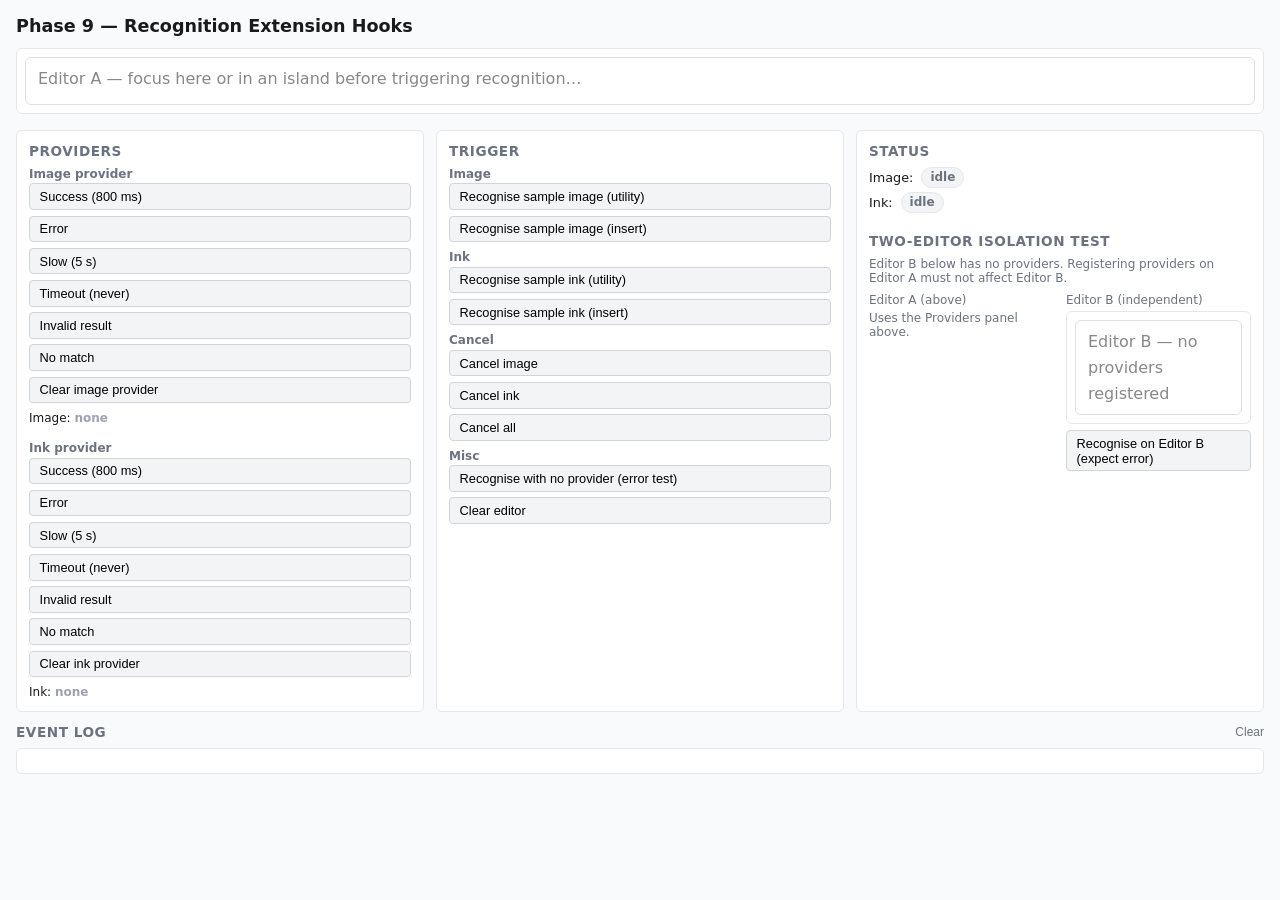
<file: tests/phase9.html>
<!DOCTYPE html>
<html lang="en">
<head>
  <meta charset="utf-8">
  <title>Phase 9 — Recognition Extension Hooks</title>
  <link rel="stylesheet" href="../vendor/mathlive-static.css">
  <link rel="stylesheet" href="../maths-editor.css">
  <link rel="stylesheet" href="../palette/palette.css">
  <style>
    * { box-sizing: border-box; }
    body { font-family: system-ui, sans-serif; font-size: 14px; margin: 0; padding: 1rem; background: #f9fafb; color: #1a1a1a; }
    h1 { font-size: 1.1rem; margin: 0 0 0.75rem; }
    h2 { font-size: 0.85rem; font-weight: 600; text-transform: uppercase; letter-spacing: 0.04em; color: #6b7280; margin: 0 0 0.5rem; }
    .editor-wrap { background: #fff; border: 1px solid #e5e7eb; border-radius: 6px; padding: 0.5rem; margin-bottom: 1rem; }
    maths-editor { display: block; }
    .panels { display: grid; grid-template-columns: 1fr 1fr 1fr; gap: 0.75rem; margin-bottom: 0.75rem; }
    .panel { background: #fff; border: 1px solid #e5e7eb; border-radius: 6px; padding: 0.75rem; }
    .btn-group { display: flex; flex-direction: column; gap: 0.35rem; margin-bottom: 0.5rem; }
    .btn-group-label { font-size: 0.75rem; color: #6b7280; font-weight: 600; margin-bottom: 0.15rem; }
    button { padding: 0.3rem 0.6rem; border: 1px solid #d1d5db; border-radius: 4px; background: #f3f4f6; cursor: pointer; font-size: 0.8rem; text-align: left; }
    button:hover { background: #e5e7eb; }
    button.active { background: #dbeafe; border-color: #93c5fd; color: #1d4ed8; }
    .status-row { display: flex; gap: 0.5rem; align-items: center; font-size: 0.8rem; margin-bottom: 0.25rem; }
    .status-badge { display: inline-block; padding: 0.15rem 0.5rem; border-radius: 999px; font-size: 0.75rem; font-weight: 600; background: #f3f4f6; border: 1px solid #e5e7eb; }
    .status-badge.inflight { background: #fef3c7; border-color: #fcd34d; color: #92400e; }
    .status-badge.idle { background: #f3f4f6; color: #6b7280; }
    .log { background: #fff; border: 1px solid #e5e7eb; border-radius: 6px; padding: 0.75rem; max-height: 280px; overflow-y: auto; }
    .log-entry { font-size: 0.78rem; font-family: monospace; padding: 0.2rem 0; border-bottom: 1px solid #f3f4f6; }
    .log-entry:last-child { border-bottom: none; }
    .log-entry .ts { color: #9ca3af; margin-right: 0.4rem; }
    .log-entry.start { color: #1d4ed8; }
    .log-entry.success { color: #065f46; }
    .log-entry.error { color: #991b1b; }
    .log-entry.cancel { color: #92400e; }
    .log-entry.info { color: #374151; }
    .log-clear { float: right; font-size: 0.75rem; color: #6b7280; cursor: pointer; border: none; background: none; padding: 0; }
    .reg-indicator { font-size: 0.75rem; margin-top: 0.25rem; }
    .reg-indicator span { font-weight: 600; }
    .reg-indicator.has-provider span { color: #065f46; }
    .reg-indicator.no-provider span { color: #9ca3af; }
    .two-editors { display: grid; grid-template-columns: 1fr 1fr; gap: 0.75rem; margin-bottom: 0.75rem; }
    .two-editors .label { font-size: 0.75rem; color: #6b7280; margin-bottom: 0.3rem; }
    .two-editors .editor-wrap { margin-bottom: 0; }
  </style>
</head>
<body>

<h1>Phase 9 — Recognition Extension Hooks</h1>

<div class="editor-wrap">
  <maths-editor id="editor" placeholder="Editor A — focus here or in an island before triggering recognition…"></maths-editor>
</div>

<div class="panels">

  <!-- Providers panel -->
  <div class="panel">
    <h2>Providers</h2>

    <div class="btn-group-label">Image provider</div>
    <div class="btn-group" id="img-provider-btns">
      <button data-action="reg-image-success">Success (800 ms)</button>
      <button data-action="reg-image-error">Error</button>
      <button data-action="reg-image-slow">Slow (5 s)</button>
      <button data-action="reg-image-timeout">Timeout (never)</button>
      <button data-action="reg-image-invalid">Invalid result</button>
      <button data-action="reg-image-nomatch">No match</button>
      <button data-action="clear-image">Clear image provider</button>
    </div>
    <div id="img-reg-indicator" class="reg-indicator no-provider">Image: <span>none</span></div>

    <br>

    <div class="btn-group-label">Ink provider</div>
    <div class="btn-group" id="ink-provider-btns">
      <button data-action="reg-ink-success">Success (800 ms)</button>
      <button data-action="reg-ink-error">Error</button>
      <button data-action="reg-ink-slow">Slow (5 s)</button>
      <button data-action="reg-ink-timeout">Timeout (never)</button>
      <button data-action="reg-ink-invalid">Invalid result</button>
      <button data-action="reg-ink-nomatch">No match</button>
      <button data-action="clear-ink">Clear ink provider</button>
    </div>
    <div id="ink-reg-indicator" class="reg-indicator no-provider">Ink: <span>none</span></div>
  </div>

  <!-- Triggers panel -->
  <div class="panel">
    <h2>Trigger</h2>

    <div class="btn-group-label">Image</div>
    <div class="btn-group">
      <button data-action="recognise-image-utility">Recognise sample image (utility)</button>
      <button data-action="recognise-image-insert">Recognise sample image (insert)</button>
    </div>

    <div class="btn-group-label">Ink</div>
    <div class="btn-group">
      <button data-action="recognise-ink-utility">Recognise sample ink (utility)</button>
      <button data-action="recognise-ink-insert">Recognise sample ink (insert)</button>
    </div>

    <div class="btn-group-label">Cancel</div>
    <div class="btn-group">
      <button data-action="cancel-image">Cancel image</button>
      <button data-action="cancel-ink">Cancel ink</button>
      <button data-action="cancel-all">Cancel all</button>
    </div>

    <div class="btn-group-label">Misc</div>
    <div class="btn-group">
      <button data-action="no-provider-test">Recognise with no provider (error test)</button>
      <button data-action="clear-editor">Clear editor</button>
    </div>
  </div>

  <!-- Status panel -->
  <div class="panel">
    <h2>Status</h2>
    <div class="status-row">
      <span>Image:</span>
      <span id="img-status" class="status-badge idle">idle</span>
      <span id="img-elapsed" style="font-size:0.75rem;color:#6b7280;"></span>
    </div>
    <div class="status-row">
      <span>Ink:</span>
      <span id="ink-status" class="status-badge idle">idle</span>
      <span id="ink-elapsed" style="font-size:0.75rem;color:#6b7280;"></span>
    </div>

    <br>
    <h2>Two-editor isolation test</h2>
    <p style="font-size:0.75rem;color:#6b7280;margin:0 0 0.5rem;">
      Editor B below has no providers. Registering providers on Editor A must not affect Editor B.
    </p>
    <div class="two-editors">
      <div>
        <div class="label">Editor A (above)</div>
        <div style="font-size:0.75rem;color:#6b7280;">Uses the Providers panel above.</div>
      </div>
      <div>
        <div class="label">Editor B (independent)</div>
        <div class="editor-wrap">
          <maths-editor id="editor-b" placeholder="Editor B — no providers registered"></maths-editor>
        </div>
        <button data-action="test-editor-b" style="margin-top:0.35rem;">Recognise on Editor B (expect error)</button>
      </div>
    </div>
  </div>

</div>

<div style="margin-bottom:0.5rem;display:flex;justify-content:space-between;align-items:center;">
  <h2 style="margin:0;">Event log</h2>
  <button class="log-clear" id="clear-log">Clear</button>
</div>
<div class="log" id="log"></div>

<script src="../vendor/compute-engine.min.js"></script>
<script src="../vendor/mathlive.min.js"></script>
<script>MathfieldElement.soundsDirectory = null;</script>
<script src="../serialiser.js"></script>
<script src="../clipboard.js"></script>
<script src="../palette/catalogue.js"></script>
<script src="../palette/palette.js"></script>
<script type="module" src="../maths-editor.js"></script>
<script src="../recognition.js"></script>

<script>
  // ---------------------------------------------------------------------------
  // Sample inputs baked in (content ignored by stubs)
  // ---------------------------------------------------------------------------

  // 1x1 transparent PNG as a data URL → Blob
  const PNG_DATA_URL = '[data-uri]';
  let sampleBlob = null;
  fetch(PNG_DATA_URL).then(r => r.blob()).then(b => { sampleBlob = b; });

  // Hard-coded stroke array for fake ink
  const sampleStrokes = [
    [
      { x: 10, y: 50, t: 0 },
      { x: 20, y: 30, t: 40 },
      { x: 30, y: 10, t: 80 },
      { x: 40, y: 30, t: 120 },
      { x: 50, y: 50, t: 160 },
    ],
    [
      { x: 20, y: 50, t: 200, pressure: 0.8 },
      { x: 40, y: 50, t: 240, pressure: 0.8 },
    ],
  ];

  // ---------------------------------------------------------------------------
  // State
  // ---------------------------------------------------------------------------

  const editor = document.getElementById('editor');
  const editorB = document.getElementById('editor-b');
  let imgInFlight = false;
  let inkInFlight = false;
  let imgStartTime = null;
  let inkStartTime = null;

  // ---------------------------------------------------------------------------
  // Logging
  // ---------------------------------------------------------------------------

  const log = document.getElementById('log');

  function addLog(cls, msg) {
    const now = new Date().toLocaleTimeString('en-AU', { hour12: false, hour: '2-digit', minute: '2-digit', second: '2-digit' });
    const ms = String(new Date().getMilliseconds()).padStart(3, '0');
    const div = document.createElement('div');
    div.className = `log-entry ${cls}`;
    div.innerHTML = `<span class="ts">${now}.${ms}</span>${escapeHtml(msg)}`;
    log.prepend(div);
  }

  function escapeHtml(s) {
    return String(s).replace(/&/g, '&amp;').replace(/</g, '&lt;').replace(/>/g, '&gt;');
  }

  document.getElementById('clear-log').addEventListener('click', () => { log.innerHTML = ''; });

  // ---------------------------------------------------------------------------
  // Editor lifecycle events
  // ---------------------------------------------------------------------------

  editor.addEventListener('recognition-start', e => {
    addLog('start', `recognition-start  ${JSON.stringify(e.detail)}`);
    if (e.detail.kind === 'image') { imgInFlight = true; imgStartTime = Date.now(); }
    else { inkInFlight = true; inkStartTime = Date.now(); }
  });

  editor.addEventListener('recognition-success', e => {
    addLog('success', `recognition-success  ${JSON.stringify(e.detail)}`);
    if (e.detail.kind === 'image') { imgInFlight = false; imgStartTime = null; }
    else { inkInFlight = false; inkStartTime = null; }
  });

  editor.addEventListener('recognition-error', e => {
    const detail = { kind: e.detail.kind, error: String(e.detail.error), durationMs: e.detail.durationMs };
    addLog('error', `recognition-error  ${JSON.stringify(detail)}`);
    if (e.detail.kind === 'image') { imgInFlight = false; imgStartTime = null; }
    else { inkInFlight = false; inkStartTime = null; }
  });

  editor.addEventListener('recognition-cancel', e => {
    addLog('cancel', `recognition-cancel  ${JSON.stringify(e.detail)}`);
    if (e.detail.kind === 'image') { imgInFlight = false; imgStartTime = null; }
    else { inkInFlight = false; inkStartTime = null; }
  });

  // ---------------------------------------------------------------------------
  // Status panel ticker
  // ---------------------------------------------------------------------------

  const imgStatus = document.getElementById('img-status');
  const imgElapsed = document.getElementById('img-elapsed');
  const inkStatus = document.getElementById('ink-status');
  const inkElapsed = document.getElementById('ink-elapsed');

  setInterval(() => {
    if (imgInFlight) {
      imgStatus.textContent = 'in-flight';
      imgStatus.className = 'status-badge inflight';
      imgElapsed.textContent = imgStartTime ? `${Date.now() - imgStartTime} ms` : '';
    } else {
      imgStatus.textContent = 'idle';
      imgStatus.className = 'status-badge idle';
      imgElapsed.textContent = '';
    }
    if (inkInFlight) {
      inkStatus.textContent = 'in-flight';
      inkStatus.className = 'status-badge inflight';
      inkElapsed.textContent = inkStartTime ? `${Date.now() - inkStartTime} ms` : '';
    } else {
      inkStatus.textContent = 'idle';
      inkStatus.className = 'status-badge idle';
      inkElapsed.textContent = '';
    }
  }, 100);

  // ---------------------------------------------------------------------------
  // Provider indicator helpers
  // ---------------------------------------------------------------------------

  function setImgIndicator(name) {
    const el = document.getElementById('img-reg-indicator');
    el.querySelector('span').textContent = name || 'none';
    el.className = `reg-indicator ${name ? 'has-provider' : 'no-provider'}`;
    document.querySelectorAll('#img-provider-btns button').forEach(b => b.classList.remove('active'));
  }

  function setInkIndicator(name) {
    const el = document.getElementById('ink-reg-indicator');
    el.querySelector('span').textContent = name || 'none';
    el.className = `reg-indicator ${name ? 'has-provider' : 'no-provider'}`;
    document.querySelectorAll('#ink-provider-btns button').forEach(b => b.classList.remove('active'));
  }

  // ---------------------------------------------------------------------------
  // Button actions
  // ---------------------------------------------------------------------------

  function makeImageProvider(mode) {
    const configs = {
      success: { kind: 'image', delay: 800, response: '\\frac{1}{2}', failureMode: null, name: 'StubImage-Success' },
      error:   { kind: 'image', delay: 0,   response: '',              failureMode: 'error',   name: 'StubImage-Error' },
      slow:    { kind: 'image', delay: 5000, response: '\\sqrt{x^2+1}', failureMode: null,    name: 'StubImage-Slow' },
      timeout: { kind: 'image', delay: 0,   response: '',              failureMode: 'timeout', name: 'StubImage-Timeout' },
      invalid: { kind: 'image', delay: 800, response: '',              failureMode: 'invalid', name: 'StubImage-Invalid' },
      nomatch: { kind: 'image', delay: 800, response: '',              failureMode: 'no-match',name: 'StubImage-NoMatch' },
    };
    return window.MathsEditor.makeStubProvider(configs[mode]);
  }

  function makeInkProvider(mode) {
    const configs = {
      success: { kind: 'ink', delay: 800, response: '\\int_0^1 x\\,dx', failureMode: null,    name: 'StubInk-Success' },
      error:   { kind: 'ink', delay: 0,   response: '',                  failureMode: 'error',   name: 'StubInk-Error' },
      slow:    { kind: 'ink', delay: 5000, response: '\\sum_{n=1}^{\\infty}\\frac{1}{n^2}', failureMode: null, name: 'StubInk-Slow' },
      timeout: { kind: 'ink', delay: 0,   response: '',                  failureMode: 'timeout', name: 'StubInk-Timeout' },
      invalid: { kind: 'ink', delay: 800, response: '',                  failureMode: 'invalid', name: 'StubInk-Invalid' },
      nomatch: { kind: 'ink', delay: 800, response: '',                  failureMode: 'no-match',name: 'StubInk-NoMatch' },
    };
    return window.MathsEditor.makeStubProvider(configs[mode]);
  }

  document.body.addEventListener('click', async e => {
    const btn = e.target.closest('[data-action]');
    if (!btn) return;
    const action = btn.dataset.action;

    switch (action) {

      // Provider registration — image
      case 'reg-image-success': { const p = makeImageProvider('success'); editor.setImageProvider(p); btn.classList.add('active'); setImgIndicator(p.name); break; }
      case 'reg-image-error':   { const p = makeImageProvider('error');   editor.setImageProvider(p); btn.classList.add('active'); setImgIndicator(p.name); break; }
      case 'reg-image-slow':    { const p = makeImageProvider('slow');    editor.setImageProvider(p); btn.classList.add('active'); setImgIndicator(p.name); break; }
      case 'reg-image-timeout': { const p = makeImageProvider('timeout'); editor.setImageProvider(p); btn.classList.add('active'); setImgIndicator(p.name); break; }
      case 'reg-image-invalid': { const p = makeImageProvider('invalid'); editor.setImageProvider(p); btn.classList.add('active'); setImgIndicator(p.name); break; }
      case 'reg-image-nomatch': { const p = makeImageProvider('nomatch'); editor.setImageProvider(p); btn.classList.add('active'); setImgIndicator(p.name); break; }
      case 'clear-image':       { editor.setImageProvider(null); setImgIndicator(''); addLog('info', 'Image provider cleared'); break; }

      // Provider registration — ink
      case 'reg-ink-success': { const p = makeInkProvider('success'); editor.setInkProvider(p); btn.classList.add('active'); setInkIndicator(p.name); break; }
      case 'reg-ink-error':   { const p = makeInkProvider('error');   editor.setInkProvider(p); btn.classList.add('active'); setInkIndicator(p.name); break; }
      case 'reg-ink-slow':    { const p = makeInkProvider('slow');    editor.setInkProvider(p); btn.classList.add('active'); setInkIndicator(p.name); break; }
      case 'reg-ink-timeout': { const p = makeInkProvider('timeout'); editor.setInkProvider(p); btn.classList.add('active'); setInkIndicator(p.name); break; }
      case 'reg-ink-invalid': { const p = makeInkProvider('invalid'); editor.setInkProvider(p); btn.classList.add('active'); setInkIndicator(p.name); break; }
      case 'reg-ink-nomatch': { const p = makeInkProvider('nomatch'); editor.setInkProvider(p); btn.classList.add('active'); setInkIndicator(p.name); break; }
      case 'clear-ink':       { editor.setInkProvider(null); setInkIndicator(''); addLog('info', 'Ink provider cleared'); break; }

      // Triggers — image
      case 'recognise-image-utility': {
        if (!sampleBlob) { addLog('error', 'Sample blob not yet loaded — try again'); break; }
        try {
          const result = await editor.recogniseImage(sampleBlob);
          addLog('info', `recogniseImage() resolved → latex: "${result.latex}"`);
        } catch (err) {
          addLog('error', `recogniseImage() rejected → ${err.name}: ${err.message}`);
        }
        break;
      }
      case 'recognise-image-insert': {
        if (!sampleBlob) { addLog('error', 'Sample blob not yet loaded — try again'); break; }
        try {
          const mf = await editor.insertFromImage(sampleBlob);
          addLog('info', `insertFromImage() resolved → mf: ${mf ? `<math-field> value="${mf.value}"` : 'null'}`);
        } catch (err) {
          addLog('error', `insertFromImage() rejected → ${err.name}: ${err.message}`);
        }
        break;
      }

      // Triggers — ink
      case 'recognise-ink-utility': {
        try {
          const result = await editor.recogniseInk(sampleStrokes);
          addLog('info', `recogniseInk() resolved → latex: "${result.latex}"`);
        } catch (err) {
          addLog('error', `recogniseInk() rejected → ${err.name}: ${err.message}`);
        }
        break;
      }
      case 'recognise-ink-insert': {
        try {
          const mf = await editor.insertFromInk(sampleStrokes);
          addLog('info', `insertFromInk() resolved → mf: ${mf ? `<math-field> value="${mf.value}"` : 'null'}`);
        } catch (err) {
          addLog('error', `insertFromInk() rejected → ${err.name}: ${err.message}`);
        }
        break;
      }

      // Cancel
      case 'cancel-image': {
        const c = editor.cancelRecognition('image');
        addLog('info', `cancelRecognition('image') → ${c}`);
        break;
      }
      case 'cancel-ink': {
        const c = editor.cancelRecognition('ink');
        addLog('info', `cancelRecognition('ink') → ${c}`);
        break;
      }
      case 'cancel-all': {
        const c = editor.cancelRecognition();
        addLog('info', `cancelRecognition() → ${c}`);
        break;
      }

      // Misc
      case 'no-provider-test': {
        const tmp = document.createElement('maths-editor');
        document.body.appendChild(tmp);
        try {
          await tmp.recogniseImage(sampleBlob);
        } catch (err) {
          addLog('error', `No-provider test → ${err.name}: ${err.message}`);
        } finally {
          document.body.removeChild(tmp);
        }
        break;
      }

      case 'clear-editor': {
        editor.clear();
        addLog('info', 'Editor cleared');
        break;
      }

      case 'test-editor-b': {
        try {
          await editorB.recogniseImage(sampleBlob);
        } catch (err) {
          addLog('error', `Editor B no-provider test → ${err.name}: ${err.message}`);
        }
        break;
      }
    }
  });
</script>
</body>
</html>
</file>
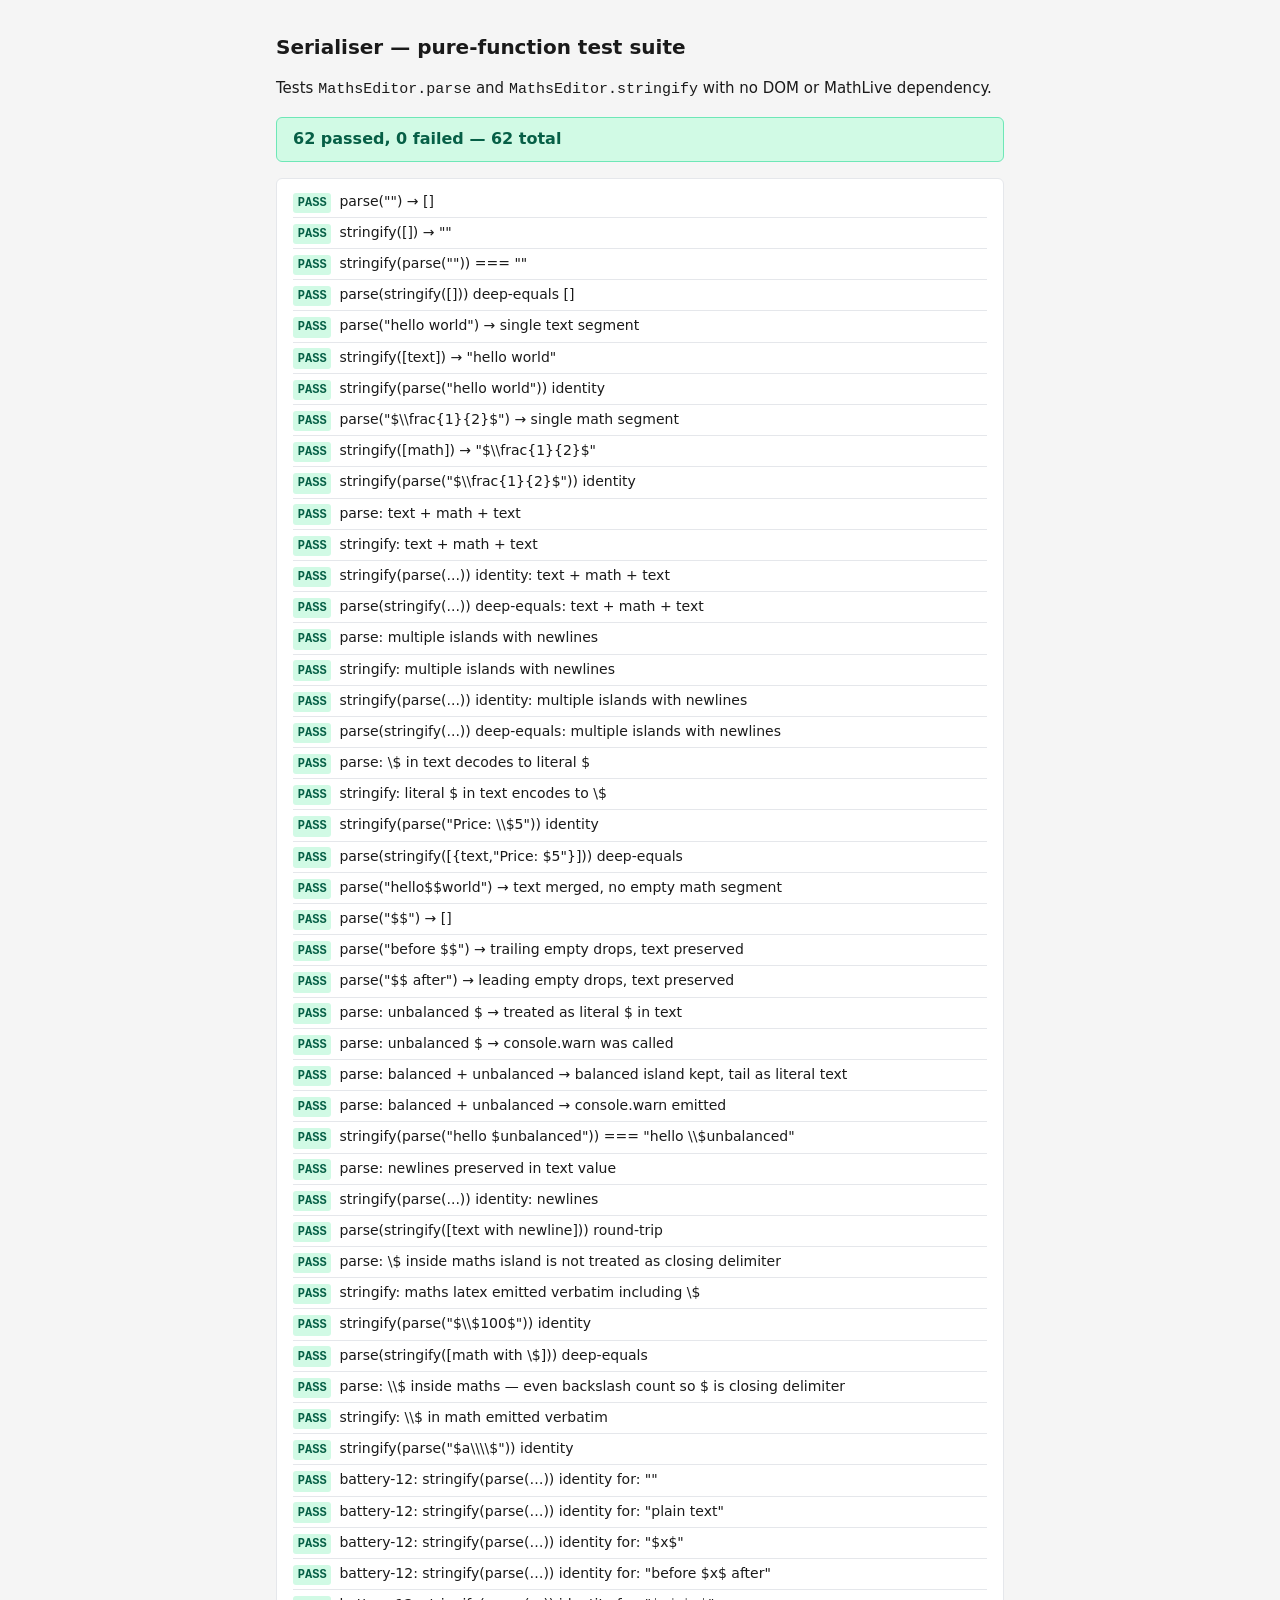
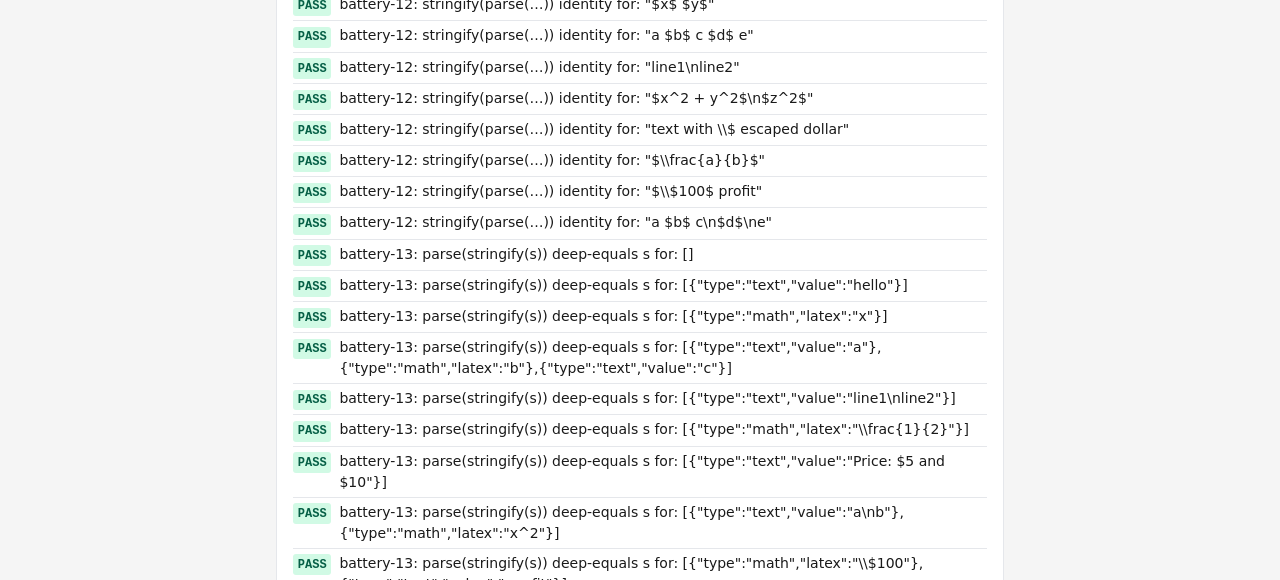
<file: tests/serialiser-tests.html>
<!DOCTYPE html>
<html lang="en">
<head>
  <meta charset="UTF-8">
  <meta name="viewport" content="width=device-width, initial-scale=1.0">
  <title>Serialiser — pure-function test suite</title>
  <script src="../serialiser.js"></script>
  <style>
    *, *::before, *::after { box-sizing: border-box; }

    body {
      font-family: system-ui, sans-serif;
      font-size: 0.9375rem;
      line-height: 1.5;
      max-width: 760px;
      margin: 2rem auto;
      padding: 0 1rem;
      color: #1a1a1a;
      background: #f5f5f5;
    }

    h1 { font-size: 1.25rem; margin-bottom: 0.25rem; }

    #summary {
      padding: 0.6rem 1rem;
      border-radius: 6px;
      font-weight: 700;
      font-size: 1rem;
      margin-bottom: 1rem;
    }

    #summary.all-pass { background: #d1fae5; color: #065f46; border: 1px solid #6ee7b7; }
    #summary.has-fail { background: #fee2e2; color: #991b1b; border: 1px solid #fca5a5; }

    .test-row {
      display: flex;
      align-items: baseline;
      gap: 0.5rem;
      padding: 0.25rem 0;
      border-bottom: 1px solid #e5e7eb;
      font-size: 0.875rem;
    }

    .test-row:last-child { border-bottom: none; }

    .badge {
      flex-shrink: 0;
      font-weight: 700;
      font-size: 0.75rem;
      padding: 0.1em 0.4em;
      border-radius: 3px;
      font-family: monospace;
    }

    .badge.pass { background: #d1fae5; color: #065f46; }
    .badge.fail { background: #fee2e2; color: #991b1b; }

    .test-label { flex: 1; }

    .test-detail {
      font-family: monospace;
      font-size: 0.8125rem;
      color: #6b7280;
      word-break: break-all;
    }

    #results { background: #fff; border: 1px solid #e5e7eb; border-radius: 6px; padding: 0.5rem 1rem; }
  </style>
</head>
<body>

<h1>Serialiser — pure-function test suite</h1>
<p>Tests <code>MathsEditor.parse</code> and <code>MathsEditor.stringify</code> with no DOM or MathLive dependency.</p>

<div id="summary"></div>
<div id="results"></div>

<script>
  'use strict';

  const { parse, stringify } = window.MathsEditor;

  let passCount = 0;
  let failCount = 0;
  const rows = [];

  function deepEqual(a, b) {
    return JSON.stringify(a) === JSON.stringify(b);
  }

  function assert(condition, label, detail) {
    if (condition) {
      passCount++;
      rows.push({ pass: true, label, detail: detail || '' });
    } else {
      failCount++;
      rows.push({ pass: false, label, detail: detail || '' });
    }
  }

  function escHtml(s) {
    return String(s)
      .replace(/&/g, '&amp;')
      .replace(/</g, '&lt;')
      .replace(/>/g, '&gt;');
  }

  // ── Intercept console.warn so we can assert it was called ──────────────────
  let warnCalled = false;
  const origWarn = console.warn;
  console.warn = function(...args) {
    warnCalled = true;
    origWarn.apply(console, args);
  };

  function resetWarn() { warnCalled = false; }

  // ═══════════════════════════════════════════════════════════════════════════
  // 1. Empty string ↔ empty segments
  // ═══════════════════════════════════════════════════════════════════════════
  assert(deepEqual(parse(''), []),
    'parse("") → []');
  assert(stringify([]) === '',
    'stringify([]) → ""');
  assert(stringify(parse('')) === '',
    'stringify(parse("")) === ""');
  assert(deepEqual(parse(stringify([])), []),
    'parse(stringify([])) deep-equals []');

  // ═══════════════════════════════════════════════════════════════════════════
  // 2. Plain text only
  // ═══════════════════════════════════════════════════════════════════════════
  assert(deepEqual(parse('hello world'), [{ type: 'text', value: 'hello world' }]),
    'parse("hello world") → single text segment');
  assert(stringify([{ type: 'text', value: 'hello world' }]) === 'hello world',
    'stringify([text]) → "hello world"');
  assert(stringify(parse('hello world')) === 'hello world',
    'stringify(parse("hello world")) identity');

  // ═══════════════════════════════════════════════════════════════════════════
  // 3. Single maths island, no surrounding text
  // ═══════════════════════════════════════════════════════════════════════════
  assert(deepEqual(parse('$\\frac{1}{2}$'), [{ type: 'math', latex: '\\frac{1}{2}' }]),
    'parse("$\\\\frac{1}{2}$") → single math segment');
  assert(stringify([{ type: 'math', latex: '\\frac{1}{2}' }]) === '$\\frac{1}{2}$',
    'stringify([math]) → "$\\\\frac{1}{2}$"');
  assert(stringify(parse('$\\frac{1}{2}$')) === '$\\frac{1}{2}$',
    'stringify(parse("$\\\\frac{1}{2}$")) identity');

  // ═══════════════════════════════════════════════════════════════════════════
  // 4. Single maths island with text on both sides
  // ═══════════════════════════════════════════════════════════════════════════
  const str4 = 'Area is $\\frac{1}{2}bh$ here.';
  const segs4 = [
    { type: 'text', value: 'Area is ' },
    { type: 'math', latex: '\\frac{1}{2}bh' },
    { type: 'text', value: ' here.' },
  ];
  assert(deepEqual(parse(str4), segs4),
    'parse: text + math + text');
  assert(stringify(segs4) === str4,
    'stringify: text + math + text');
  assert(stringify(parse(str4)) === str4,
    'stringify(parse(...)) identity: text + math + text');
  assert(deepEqual(parse(stringify(segs4)), segs4),
    'parse(stringify(...)) deep-equals: text + math + text');

  // ═══════════════════════════════════════════════════════════════════════════
  // 5. Multiple islands separated by text and newlines
  // ═══════════════════════════════════════════════════════════════════════════
  const str5 = 'Line 1: $x^2$\nLine 2: $y^2$\nDone.';
  const segs5 = [
    { type: 'text', value: 'Line 1: ' },
    { type: 'math', latex: 'x^2' },
    { type: 'text', value: '\nLine 2: ' },
    { type: 'math', latex: 'y^2' },
    { type: 'text', value: '\nDone.' },
  ];
  assert(deepEqual(parse(str5), segs5),
    'parse: multiple islands with newlines');
  assert(stringify(segs5) === str5,
    'stringify: multiple islands with newlines');
  assert(stringify(parse(str5)) === str5,
    'stringify(parse(...)) identity: multiple islands with newlines');
  assert(deepEqual(parse(stringify(segs5)), segs5),
    'parse(stringify(...)) deep-equals: multiple islands with newlines');

  // ═══════════════════════════════════════════════════════════════════════════
  // 6. Escaped \$ in text decodes and re-encodes
  // ═══════════════════════════════════════════════════════════════════════════
  // Input string contains \$ which decodes to literal $ in the text value.
  const str6 = 'Price: \\$5';
  const segs6 = [{ type: 'text', value: 'Price: $5' }];
  assert(deepEqual(parse(str6), segs6),
    'parse: \\$ in text decodes to literal $');
  assert(stringify(segs6) === str6,
    'stringify: literal $ in text encodes to \\$');
  assert(stringify(parse(str6)) === str6,
    'stringify(parse("Price: \\\\$5")) identity');
  assert(deepEqual(parse(stringify(segs6)), segs6),
    'parse(stringify([{text,"Price: $5"}])) deep-equals');

  // ═══════════════════════════════════════════════════════════════════════════
  // 7. $$ is silently dropped (empty maths segment)
  // ═══════════════════════════════════════════════════════════════════════════
  assert(deepEqual(parse('hello$$world'), [{ type: 'text', value: 'helloworld' }]),
    'parse("hello$$world") → text merged, no empty math segment');
  assert(deepEqual(parse('$$'), []),
    'parse("$$") → []');
  assert(deepEqual(parse('before $$'), [{ type: 'text', value: 'before ' }]),
    'parse("before $$") → trailing empty drops, text preserved');
  assert(deepEqual(parse('$$ after'), [{ type: 'text', value: ' after' }]),
    'parse("$$ after") → leading empty drops, text preserved');

  // ═══════════════════════════════════════════════════════════════════════════
  // 8. Unbalanced trailing $ is normalised; console.warn is emitted
  // ═══════════════════════════════════════════════════════════════════════════
  resetWarn();
  const r8a = parse('hello $unbalanced');
  assert(deepEqual(r8a, [{ type: 'text', value: 'hello $unbalanced' }]),
    'parse: unbalanced $ → treated as literal $ in text');
  assert(warnCalled,
    'parse: unbalanced $ → console.warn was called');

  resetWarn();
  const r8b = parse('$ok$ and $unbal');
  assert(deepEqual(r8b, [
    { type: 'math', latex: 'ok' },
    { type: 'text', value: ' and $unbal' },
  ]),
    'parse: balanced + unbalanced → balanced island kept, tail as literal text');
  assert(warnCalled,
    'parse: balanced + unbalanced → console.warn emitted');

  // round-trip of normalised form
  resetWarn();
  const normalised8 = stringify(parse('hello $unbalanced'));
  assert(normalised8 === 'hello \\$unbalanced',
    'stringify(parse("hello $unbalanced")) === "hello \\\\$unbalanced"');

  // ═══════════════════════════════════════════════════════════════════════════
  // 9. Newlines preserved through round-trip
  // ═══════════════════════════════════════════════════════════════════════════
  const str9 = 'line1\nline2\nline3';
  assert(deepEqual(parse(str9), [{ type: 'text', value: 'line1\nline2\nline3' }]),
    'parse: newlines preserved in text value');
  assert(stringify(parse(str9)) === str9,
    'stringify(parse(...)) identity: newlines');
  assert(deepEqual(parse(stringify([{ type: 'text', value: 'a\nb' }])),
    [{ type: 'text', value: 'a\nb' }]),
    'parse(stringify([text with newline])) round-trip');

  // ═══════════════════════════════════════════════════════════════════════════
  // 10. LaTeX containing \$ inside a maths island round-trips intact
  //     and the closing delimiter is recognised correctly
  // ═══════════════════════════════════════════════════════════════════════════
  // The LaTeX \$ is inside the maths island — the parser must not treat it as
  // the closing delimiter (because it is preceded by an odd number of backslashes).
  const str10 = '$\\$100$';  // LaTeX content: \$100
  const segs10 = [{ type: 'math', latex: '\\$100' }];
  assert(deepEqual(parse(str10), segs10),
    'parse: \\$ inside maths island is not treated as closing delimiter');
  assert(stringify(segs10) === str10,
    'stringify: maths latex emitted verbatim including \\$');
  assert(stringify(parse(str10)) === str10,
    'stringify(parse("$\\\\$100$")) identity');
  assert(deepEqual(parse(stringify(segs10)), segs10),
    'parse(stringify([math with \\$])) deep-equals');

  // ═══════════════════════════════════════════════════════════════════════════
  // 11. LaTeX containing \\$ (two backslashes then $) — even/odd rule
  //     The \\ contributes 2 backslashes (even) so the $ IS a delimiter.
  // ═══════════════════════════════════════════════════════════════════════════
  // String: $a\\$  — inside the math island we have "a\\" then $
  // The $ after \\ has 2 backslashes before it (even) → closes the island.
  const str11 = '$a\\\\$';    // chars: $, a, \, \, $
  const segs11 = [{ type: 'math', latex: 'a\\\\' }];
  assert(deepEqual(parse(str11), segs11),
    'parse: \\\\$ inside maths — even backslash count so $ is closing delimiter');
  assert(stringify(segs11) === str11,
    'stringify: \\\\$ in math emitted verbatim');
  assert(stringify(parse(str11)) === str11,
    'stringify(parse("$a\\\\\\\\$")) identity');

  // ═══════════════════════════════════════════════════════════════════════════
  // 12. Battery: stringify(parse(x)) === x for well-formed strings
  // ═══════════════════════════════════════════════════════════════════════════
  const battery12 = [
    '',
    'plain text',
    '$x$',
    'before $x$ after',
    '$x$ $y$',
    'a $b$ c $d$ e',
    'line1\nline2',
    '$x^2 + y^2$\n$z^2$',
    'text with \\$ escaped dollar',
    '$\\frac{a}{b}$',
    '$\\$100$ profit',
    'a $b$ c\n$d$\ne',
  ];

  for (const x of battery12) {
    resetWarn();
    assert(stringify(parse(x)) === x,
      `battery-12: stringify(parse(…)) identity for: ${JSON.stringify(x)}`);
  }

  // ═══════════════════════════════════════════════════════════════════════════
  // 13. Battery: parse(stringify(s)) deep-equals s for well-formed segment arrays
  // ═══════════════════════════════════════════════════════════════════════════
  const battery13 = [
    [],
    [{ type: 'text', value: 'hello' }],
    [{ type: 'math', latex: 'x' }],
    [{ type: 'text', value: 'a' }, { type: 'math', latex: 'b' }, { type: 'text', value: 'c' }],
    [{ type: 'text', value: 'line1\nline2' }],
    [{ type: 'math', latex: '\\frac{1}{2}' }],
    [{ type: 'text', value: 'Price: $5 and $10' }],
    [{ type: 'text', value: 'a\nb' }, { type: 'math', latex: 'x^2' }],
    [{ type: 'math', latex: '\\$100' }, { type: 'text', value: ' profit' }],
  ];

  for (const s of battery13) {
    resetWarn();
    assert(deepEqual(parse(stringify(s)), s),
      `battery-13: parse(stringify(s)) deep-equals s for: ${JSON.stringify(s)}`);
  }

  // ═══════════════════════════════════════════════════════════════════════════
  // Render results
  // ═══════════════════════════════════════════════════════════════════════════
  const summary = document.getElementById('summary');
  const total = passCount + failCount;
  summary.textContent = `${passCount} passed, ${failCount} failed — ${total} total`;
  summary.className = failCount === 0 ? 'all-pass' : 'has-fail';

  const resultsEl = document.getElementById('results');
  resultsEl.innerHTML = rows.map(r => `
    <div class="test-row">
      <span class="badge ${r.pass ? 'pass' : 'fail'}">${r.pass ? 'PASS' : 'FAIL'}</span>
      <span class="test-label">${escHtml(r.label)}</span>
      ${r.detail ? `<span class="test-detail">${escHtml(r.detail)}</span>` : ''}
    </div>
  `).join('');
</script>
</body>
</html>
</file>
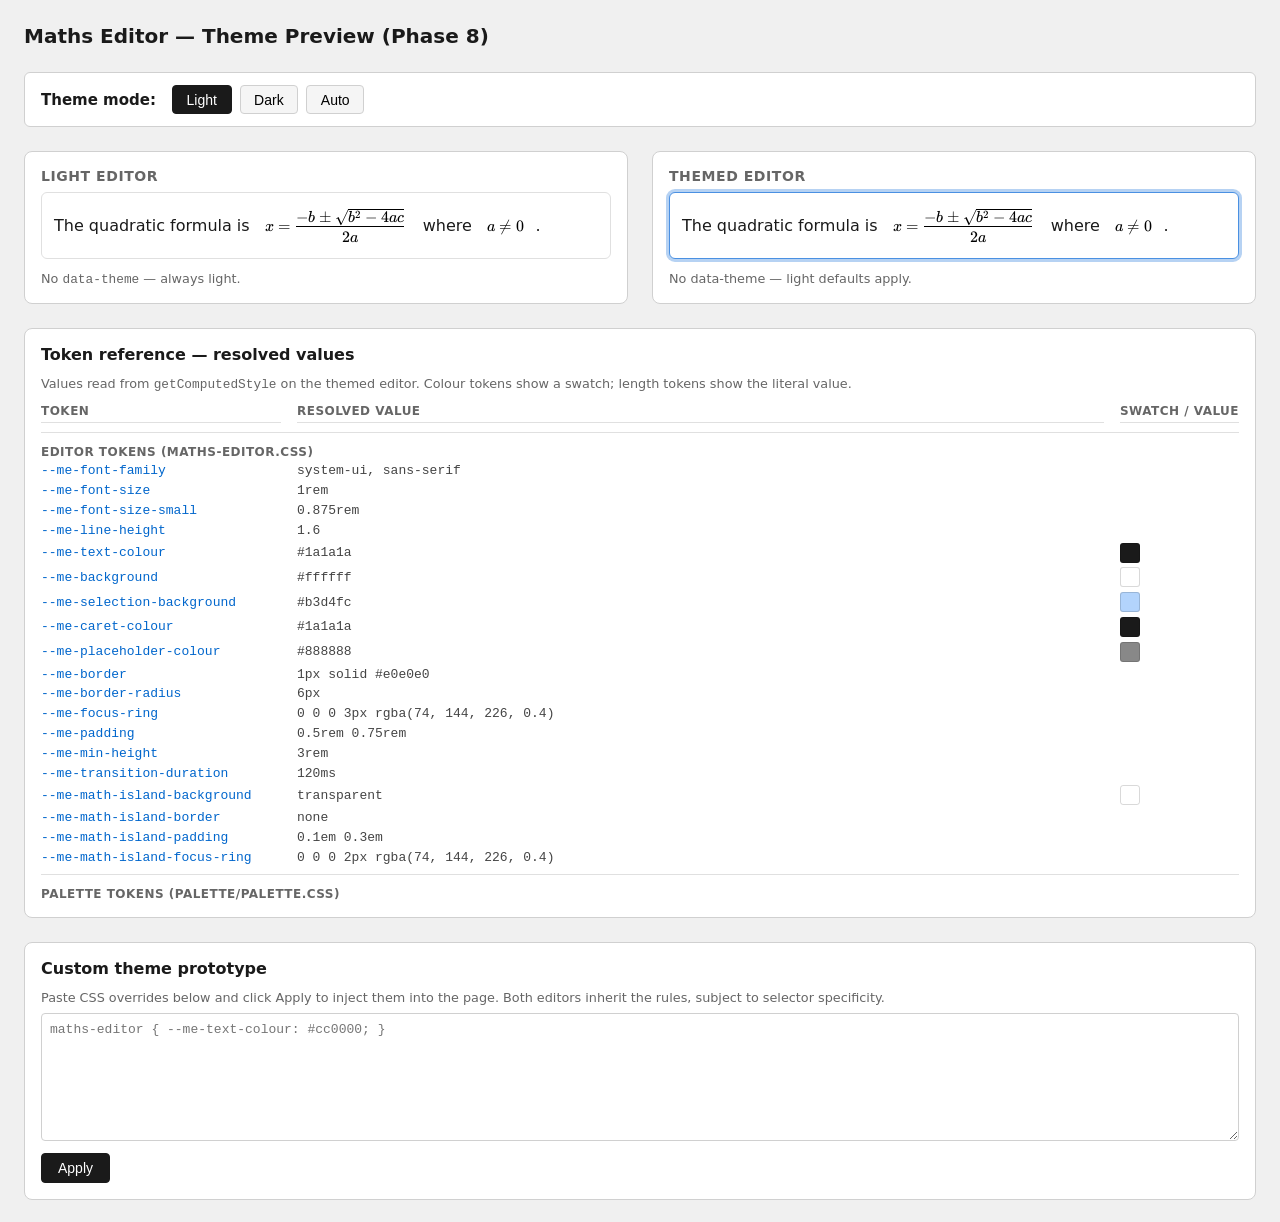
<file: tests/theme-preview.html>
<!DOCTYPE html>
<html lang="en-AU">
<head>
  <meta charset="UTF-8">
  <title>Maths Editor — Theme Preview</title>

  <script src="../vendor/compute-engine.min.js"></script>
  <script src="../vendor/mathlive.min.js"></script>
  <script>MathfieldElement.soundsDirectory = null;</script>
  <link rel="stylesheet" href="../vendor/mathlive-static.css">

  <link rel="stylesheet" href="../maths-editor.css">
  <link rel="stylesheet" href="../palette/palette.css">
  <link rel="stylesheet" href="../themes/dark.css">
  <link id="auto-stylesheet" rel="stylesheet" href="" disabled>

  <script src="../serialiser.js"></script>
  <script src="../clipboard.js"></script>
  <script src="../palette/catalogue.js"></script>
  <script src="../palette/palette.js"></script>
  <script type="module" src="../maths-editor.js"></script>

  <style>
    *, *::before, *::after { box-sizing: border-box; margin: 0; padding: 0; }

    body {
      font-family: system-ui, sans-serif;
      font-size: 0.9375rem;
      background: #f0f0f0;
      color: #1a1a1a;
      padding: 1.5rem;
      display: flex;
      flex-direction: column;
      gap: 1.5rem;
    }

    h1 { font-size: 1.25rem; }
    h2 { font-size: 1rem; margin-bottom: 0.75rem; }

    /* ── Controls bar ───────────────────────────────────────────────────────── */

    .controls {
      display: flex;
      align-items: center;
      gap: 1rem;
      background: #fff;
      border: 1px solid #d0d0d0;
      border-radius: 6px;
      padding: 0.75rem 1rem;
      flex-wrap: wrap;
    }

    .controls label { font-weight: 600; }

    .mode-group { display: flex; gap: 0.5rem; }

    .mode-btn {
      padding: 0.35rem 0.85rem;
      border: 1px solid #d0d0d0;
      border-radius: 4px;
      background: #f5f5f5;
      cursor: pointer;
      font-size: 0.875rem;
    }

    .mode-btn[aria-pressed="true"] {
      background: #1a1a1a;
      color: #fff;
      border-color: #1a1a1a;
    }

    #auto-resolved {
      font-size: 0.8rem;
      color: #666;
    }

    /* ── Editors side by side ───────────────────────────────────────────────── */

    .editor-row {
      display: grid;
      grid-template-columns: 1fr 1fr;
      gap: 1.5rem;
    }

    @media (max-width: 700px) {
      .editor-row { grid-template-columns: 1fr; }
    }

    .editor-panel {
      background: #fff;
      border: 1px solid #d0d0d0;
      border-radius: 8px;
      padding: 1rem;
      display: flex;
      flex-direction: column;
      gap: 0.5rem;
    }

    .editor-panel h2 {
      margin-bottom: 0;
      font-size: 0.875rem;
      text-transform: uppercase;
      letter-spacing: 0.04em;
      color: #666;
    }

    /* ── Token reference panel ──────────────────────────────────────────────── */

    .token-panel {
      background: #fff;
      border: 1px solid #d0d0d0;
      border-radius: 8px;
      padding: 1rem;
    }

    .token-grid {
      display: grid;
      grid-template-columns: minmax(240px, auto) 1fr auto;
      gap: 0.3rem 1rem;
      font-size: 0.8125rem;
      font-family: ui-monospace, monospace;
      align-items: center;
    }

    .token-grid .header {
      font-family: system-ui, sans-serif;
      font-weight: 600;
      font-size: 0.75rem;
      text-transform: uppercase;
      letter-spacing: 0.04em;
      color: #666;
      padding-bottom: 0.25rem;
      border-bottom: 1px solid #e0e0e0;
    }

    .token-name { color: #0066cc; }

    .token-value { color: #444; word-break: break-all; }

    .token-swatch {
      width: 1.25rem;
      height: 1.25rem;
      border-radius: 3px;
      border: 1px solid rgba(0,0,0,0.15);
      flex-shrink: 0;
    }

    .token-length {
      font-size: 0.75rem;
      color: #888;
    }

    /* ── Custom theme panel ─────────────────────────────────────────────────── */

    .custom-panel {
      background: #fff;
      border: 1px solid #d0d0d0;
      border-radius: 8px;
      padding: 1rem;
    }

    .custom-panel textarea {
      width: 100%;
      height: 8rem;
      font-family: ui-monospace, monospace;
      font-size: 0.8125rem;
      border: 1px solid #d0d0d0;
      border-radius: 4px;
      padding: 0.5rem;
      resize: vertical;
    }

    .custom-panel button {
      margin-top: 0.5rem;
      padding: 0.4rem 1rem;
      border: 1px solid #1a1a1a;
      border-radius: 4px;
      background: #1a1a1a;
      color: #fff;
      cursor: pointer;
      font-size: 0.875rem;
    }

    .hint {
      font-size: 0.8rem;
      color: #666;
      margin-top: 0.25rem;
    }
  </style>
</head>
<body>

  <h1>Maths Editor — Theme Preview (Phase 8)</h1>

  <!-- ── Controls ─────────────────────────────────────────────────────────── -->
  <div class="controls">
    <label>Theme mode:</label>
    <div class="mode-group" role="group" aria-label="Theme mode">
      <button class="mode-btn" id="btn-light" aria-pressed="true" onclick="setMode('light')">Light</button>
      <button class="mode-btn" id="btn-dark"  aria-pressed="false" onclick="setMode('dark')">Dark</button>
      <button class="mode-btn" id="btn-auto"  aria-pressed="false" onclick="setMode('auto')">Auto</button>
    </div>
    <span id="auto-resolved" hidden>Resolved: <strong id="auto-resolved-value"></strong></span>
  </div>

  <!-- ── Side-by-side editors ──────────────────────────────────────────────── -->
  <div class="editor-row">
    <div class="editor-panel">
      <h2>Light editor</h2>
      <maths-editor id="editor-light"
        placeholder="Tab to insert maths…"></maths-editor>
      <p class="hint">No <code>data-theme</code> — always light.</p>
    </div>
    <div class="editor-panel">
      <h2>Themed editor</h2>
      <maths-editor id="editor-themed"
        placeholder="Tab to insert maths…"></maths-editor>
      <p class="hint" id="themed-hint"></p>
    </div>
  </div>

  <!-- ── Token reference ───────────────────────────────────────────────────── -->
  <div class="token-panel">
    <h2>Token reference — resolved values</h2>
    <p class="hint" style="margin-bottom:0.75rem">
      Values read from <code>getComputedStyle</code> on the themed editor.
      Colour tokens show a swatch; length tokens show the literal value.
    </p>
    <div class="token-grid" id="token-grid">
      <span class="header">Token</span>
      <span class="header">Resolved value</span>
      <span class="header">Swatch / value</span>
    </div>
  </div>

  <!-- ── Custom theme ───────────────────────────────────────────────────────── -->
  <div class="custom-panel">
    <h2>Custom theme prototype</h2>
    <p class="hint" style="margin-bottom:0.5rem">
      Paste CSS overrides below and click Apply to inject them into the page.
      Both editors inherit the rules, subject to selector specificity.
    </p>
    <textarea id="custom-css" spellcheck="false"
      placeholder="maths-editor { --me-text-colour: #cc0000; }"></textarea>
    <button onclick="applyCustomCss()">Apply</button>
  </div>

  <script>
    // ── Sample content ──────────────────────────────────────────────────────
    const SAMPLE = 'The quadratic formula is $x=\\frac{-b\\pm\\sqrt{b^2-4ac}}{2a}$ where $a\\ne 0$.';

    // ── Token list ──────────────────────────────────────────────────────────
    const EDITOR_TOKENS = [
      '--me-font-family', '--me-font-size', '--me-font-size-small',
      '--me-line-height', '--me-text-colour', '--me-background',
      '--me-selection-background', '--me-caret-colour', '--me-placeholder-colour',
      '--me-border', '--me-border-radius', '--me-focus-ring',
      '--me-padding', '--me-min-height', '--me-transition-duration',
      '--me-math-island-background', '--me-math-island-border',
      '--me-math-island-padding', '--me-math-island-focus-ring',
    ];

    const PALETTE_TOKENS = [
      '--me-palette-background', '--me-palette-border', '--me-palette-shadow',
      '--me-palette-text-colour', '--me-palette-width', '--me-palette-max-height',
      '--me-palette-highlight-background', '--me-palette-highlight-text-colour',
      '--me-palette-group-text-colour', '--me-palette-group-padding',
      '--me-palette-search-background', '--me-palette-search-border',
      '--me-palette-search-text-colour', '--me-palette-search-placeholder-colour',
      '--me-palette-item-padding', '--me-palette-item-hover-background',
      '--me-palette-preview-background', '--me-palette-preview-colour',
      '--me-border-radius', '--me-font-size-small', '--me-transition-duration',
    ];

    // ── State ───────────────────────────────────────────────────────────────
    let currentMode = 'light';
    let customStyleEl = null;

    const editorLight  = document.getElementById('editor-light');
    const editorThemed = document.getElementById('editor-themed');
    const autoResolved = document.getElementById('auto-resolved');
    const autoResolvedValue = document.getElementById('auto-resolved-value');

    // ── Initialise editors with sample content ──────────────────────────────
    window.addEventListener('DOMContentLoaded', () => {
      // Wait one frame for the custom element to upgrade
      requestAnimationFrame(() => {
        editorLight.value  = SAMPLE;
        editorThemed.value = SAMPLE;
        setMode('light');
      });
    });

    // ── Mode switcher ────────────────────────────────────────────────────────
    function setMode(mode) {
      currentMode = mode;

      // Update button pressed state
      ['light', 'dark', 'auto'].forEach(m => {
        document.getElementById('btn-' + m).setAttribute('aria-pressed', m === mode ? 'true' : 'false');
      });

      // Remove any data-theme on the themed editor
      editorThemed.removeAttribute('data-theme');

      // Disable auto stylesheet
      const autoSheet = document.getElementById('auto-stylesheet');
      autoSheet.disabled = true;
      autoSheet.href = '';

      autoResolved.hidden = true;

      if (mode === 'dark') {
        editorThemed.setAttribute('data-theme', 'dark');
        document.getElementById('themed-hint').textContent = 'data-theme="dark" set on this editor.';
      } else if (mode === 'auto') {
        autoSheet.href = '../themes/auto.css';
        autoSheet.disabled = false;
        document.getElementById('themed-hint').textContent = 'Auto mode — follows OS preference (themes/auto.css loaded).';
        updateAutoResolved();
        autoResolved.hidden = false;
      } else {
        document.getElementById('themed-hint').textContent = 'No data-theme — light defaults apply.';
      }

      // Refresh token grid after a frame so computed styles settle
      requestAnimationFrame(buildTokenGrid);
    }

    function updateAutoResolved() {
      const dark = window.matchMedia('(prefers-color-scheme: dark)').matches;
      autoResolvedValue.textContent = dark ? 'Dark' : 'Light';
    }

    window.matchMedia('(prefers-color-scheme: dark)').addEventListener('change', () => {
      if (currentMode === 'auto') {
        updateAutoResolved();
        requestAnimationFrame(buildTokenGrid);
      }
    });

    // ── Token reference grid ─────────────────────────────────────────────────
    function isColour(value) {
      // Rough check: hex, rgb/rgba, hsl/hsla, named colours, or contains '#'
      const trimmed = value.trim();
      return /^#|^rgb|^hsl|^oklch/.test(trimmed)
        || CSS.supports('color', trimmed);
    }

    function buildTokenGrid() {
      const grid = document.getElementById('token-grid');
      // Remove all but the header row (first 3 children)
      while (grid.children.length > 3) {
        grid.removeChild(grid.lastChild);
      }

      const editorStyle  = getComputedStyle(editorThemed);
      const paletteEl    = document.querySelector('.me-palette');
      const paletteStyle = paletteEl ? getComputedStyle(paletteEl) : null;

      function addSection(label) {
        const sep = document.createElement('span');
        sep.textContent = label;
        sep.style.cssText = 'grid-column:1/-1;font-family:system-ui,sans-serif;font-size:0.75rem;font-weight:600;text-transform:uppercase;letter-spacing:0.04em;color:#666;padding-top:0.75rem;border-top:1px solid #e0e0e0;margin-top:0.25rem';
        grid.appendChild(sep);
      }

      function addRow(token, styleObj) {
        if (!styleObj) return;
        const value = styleObj.getPropertyValue(token).trim();

        const nameEl = document.createElement('span');
        nameEl.className = 'token-name';
        nameEl.textContent = token;

        const valEl = document.createElement('span');
        valEl.className = 'token-value';
        valEl.textContent = value || '(not set)';

        const swatchEl = document.createElement('span');
        if (value && isColour(value)) {
          swatchEl.className = 'token-swatch';
          swatchEl.style.background = value;
          swatchEl.title = value;
        } else {
          swatchEl.className = 'token-length';
          swatchEl.textContent = value ? '' : '—';
        }

        grid.appendChild(nameEl);
        grid.appendChild(valEl);
        grid.appendChild(swatchEl);
      }

      addSection('Editor tokens (maths-editor.css)');
      EDITOR_TOKENS.forEach(t => addRow(t, editorStyle));

      addSection('Palette tokens (palette/palette.css)');
      PALETTE_TOKENS.forEach(t => addRow(t, paletteStyle));
    }

    // Build once on load and after the editors hydrate
    window.addEventListener('load', () => requestAnimationFrame(buildTokenGrid));

    // ── Custom CSS injection ─────────────────────────────────────────────────
    function applyCustomCss() {
      if (!customStyleEl) {
        customStyleEl = document.createElement('style');
        customStyleEl.id = 'custom-theme-inject';
        document.head.appendChild(customStyleEl);
      }
      customStyleEl.textContent = document.getElementById('custom-css').value;
      requestAnimationFrame(buildTokenGrid);
    }
  </script>
</body>
</html>
</file>
<file: vendor/mathlive-static.css>
/* 0.109.2 */@font-face{font-display:"swap";font-family:KaTeX_AMS;font-style:normal;font-weight:400;src:url(fonts/KaTeX_AMS-Regular.woff2) format("woff2")}@font-face{font-display:"swap";font-family:KaTeX_Caligraphic;font-style:normal;font-weight:700;src:url(fonts/KaTeX_Caligraphic-Bold.woff2) format("woff2")}@font-face{font-display:"swap";font-family:KaTeX_Caligraphic;font-style:normal;font-weight:400;src:url(fonts/KaTeX_Caligraphic-Regular.woff2) format("woff2")}@font-face{font-display:"swap";font-family:KaTeX_Fraktur;font-style:normal;font-weight:700;src:url(fonts/KaTeX_Fraktur-Bold.woff2) format("woff2")}@font-face{font-display:"swap";font-family:KaTeX_Fraktur;font-style:normal;font-weight:400;src:url(fonts/KaTeX_Fraktur-Regular.woff2) format("woff2")}@font-face{font-display:"swap";font-family:KaTeX_Main;font-style:italic;font-weight:700;src:url(fonts/KaTeX_Main-BoldItalic.woff2) format("woff2")}@font-face{font-display:"swap";font-family:KaTeX_Main;font-style:normal;font-weight:700;src:url(fonts/KaTeX_Main-Bold.woff2) format("woff2")}@font-face{font-display:"swap";font-family:KaTeX_Main;font-style:italic;font-weight:400;src:url(fonts/KaTeX_Main-Italic.woff2) format("woff2")}@font-face{font-display:"swap";font-family:KaTeX_Main;font-style:normal;font-weight:400;src:url(fonts/KaTeX_Main-Regular.woff2) format("woff2")}@font-face{font-display:"swap";font-family:KaTeX_Math;font-style:italic;font-weight:700;src:url(fonts/KaTeX_Math-BoldItalic.woff2) format("woff2")}@font-face{font-display:"swap";font-family:KaTeX_Math;font-style:italic;font-weight:400;src:url(fonts/KaTeX_Math-Italic.woff2) format("woff2")}@font-face{font-display:"swap";font-family:"KaTeX_SansSerif";font-style:normal;font-weight:700;src:url(fonts/KaTeX_SansSerif-Bold.woff2) format("woff2")}@font-face{font-display:"swap";font-family:"KaTeX_SansSerif";font-style:italic;font-weight:400;src:url(fonts/KaTeX_SansSerif-Italic.woff2) format("woff2")}@font-face{font-display:"swap";font-family:"KaTeX_SansSerif";font-style:normal;font-weight:400;src:url(fonts/KaTeX_SansSerif-Regular.woff2) format("woff2")}@font-face{font-display:"swap";font-family:KaTeX_Script;font-style:normal;font-weight:400;src:url(fonts/KaTeX_Script-Regular.woff2) format("woff2")}@font-face{font-display:"swap";font-family:KaTeX_Size1;font-style:normal;font-weight:400;src:url(fonts/KaTeX_Size1-Regular.woff2) format("woff2")}@font-face{font-display:"swap";font-family:KaTeX_Size2;font-style:normal;font-weight:400;src:url(fonts/KaTeX_Size2-Regular.woff2) format("woff2")}@font-face{font-display:"swap";font-family:KaTeX_Size3;font-style:normal;font-weight:400;src:url(fonts/KaTeX_Size3-Regular.woff2) format("woff2")}@font-face{font-display:"swap";font-family:KaTeX_Size4;font-style:normal;font-weight:400;src:url(fonts/KaTeX_Size4-Regular.woff2) format("woff2")}@font-face{font-display:"swap";font-family:KaTeX_Typewriter;font-style:normal;font-weight:400;src:url(fonts/KaTeX_Typewriter-Regular.woff2) format("woff2")}:root{--ML__static-fonts:true}.ML__container{min-height:auto!important;--_hue:var(--hue,212);--_placeholder-color:var(--placeholder-color,hsl(var(--_hue),40%,49%));--_placeholder-opacity:var(--placeholder-opacity,0.4);--_text-font-family:var(--text-font-family,system-ui,-apple-system,BlinkMacSystemFont,"Segoe UI","Roboto","Oxygen","Ubuntu","Cantarell","Fira Sans","Droid Sans","Helvetica Neue",sans-serif)}.ML__sr-only{height:1px;margin:-1px;overflow:hidden;padding:0;position:absolute;width:1px;clip:rect(0,0,0,0);border:0;clip-path:inset(50%);white-space:nowrap}.ML__base,.ML__is-inline{display:inline-block}.ML__base{border:0;box-sizing:content-box;cursor:text;font-family:inherit;font-style:inherit;font-weight:inherit;margin:0;outline:0;padding:0;position:relative;text-decoration:none;vertical-align:baseline;visibility:inherit;width:min-content}.ML__strut,.ML__strut--bottom{display:inline-block;min-height:0.5em}.ML__small-delim{font-family:KaTeX_Main}.ML__text{font-family:var(--_text-font-family);white-space:pre}.ML__cmr{font-family:KaTeX_Main;font-style:normal}.ML__mathit{font-family:KaTeX_Math;font-style:italic}.ML__mathbf{font-family:KaTeX_Main;font-weight:700}.ML__mathbfit,.lcGreek.ML__mathbf{font-family:KaTeX_Math}.ML__mathbfit{font-style:italic;font-weight:700}.ML__ams,.ML__bb{font-family:KaTeX_AMS}.ML__cal{font-family:KaTeX_Caligraphic}.ML__frak{font-family:KaTeX_Fraktur}.ML__tt{font-family:KaTeX_Typewriter}.ML__script{font-family:KaTeX_Script}.ML__sans{font-family:KaTeX_SansSerif}.ML__series_el,.ML__series_ul{font-weight:100}.ML__series_l{font-weight:200}.ML__series_sl{font-weight:300}.ML__series_sb{font-weight:500}.ML__bold{font-weight:700}.ML__series_eb{font-weight:800}.ML__series_ub{font-weight:900}.ML__series_uc{font-stretch:ultra-condensed}.ML__series_ec{font-stretch:extra-condensed}.ML__series_c{font-stretch:condensed}.ML__series_sc{font-stretch:semi-condensed}.ML__series_sx{font-stretch:semi-expanded}.ML__series_x{font-stretch:expanded}.ML__series_ex{font-stretch:extra-expanded}.ML__series_ux{font-stretch:ultra-expanded}.ML__it{font-style:italic}.ML__shape_ol{-webkit-text-stroke:1px #000;text-stroke:1px #000;color:transparent}.ML__shape_sc{font-variant:small-caps}.ML__shape_sl{font-style:oblique}.ML__emph{color:#bc2612}.ML__emph .ML__emph{color:#0c7f99}.ML__highlight{background:#edd1b0;color:#007cb2}.ML__center{text-align:center}.ML__left{text-align:left}.ML__right{text-align:right}.ML__label_padding{padding:0 0.5em}.ML__frac-line{min-height:1px;width:100%}.ML__frac-line:after{background:currentColor;box-sizing:content-box;content:"";display:block;forced-color-adjust:preserve-parent-color;margin-top:max(-1px,-0.04em);min-height:max(1px,0.04em);print-color-adjust:exact;transform:translate(0)}@media (forced-colors:active){.ML__frac-line{min-height:0px}}.ML__sqrt,.ML__sqrt-sign{display:inline-block}.ML__sqrt-sign{position:relative}.ML__sqrt-line{display:inline-block;height:max(1px,0.04em);width:100%}.ML__sqrt-line:before{background:currentColor;content:"";display:block;forced-color-adjust:preserve-parent-color;margin-top:min(-1px,-0.04em);min-height:max(1px,0.04em);print-color-adjust:exact;transform:translate(0)}@media (forced-colors:active){.ML__sqrt-line:after{background:#fff!important}}.ML__sqrt-line:after{border-bottom-width:1px;content:" ";display:block;margin-top:-0.1em}.ML__sqrt-index{margin-left:0.27777778em;margin-right:-0.55555556em}.ML__delim-size1{font-family:KaTeX_Size1}.ML__delim-size2{font-family:KaTeX_Size2}.ML__delim-size3{font-family:KaTeX_Size3}.ML__delim-size4{font-family:KaTeX_Size4}.ML__delim-mult .delim-size1>span{font-family:KaTeX_Size1}.ML__delim-mult .delim-size4>span{font-family:KaTeX_Size4}.ML__accent-body{font-family:KaTeX_Main}.ML__accent-combining-char{left:0.24em;position:relative}.ML__latex{direction:ltr;display:inline-block;font-family:inherit;font-size-adjust:none;font-stretch:normal;font-style:normal;font-variant-caps:normal;letter-spacing:normal;line-height:1.2;text-align:left;text-indent:0;text-rendering:auto;word-wrap:normal;forced-color-adjust:preserve-parent-color;text-shadow:none;-webkit-user-select:none;user-select:none;white-space:nowrap;width:min-content;word-spacing:normal}.ML__latex .style-wrap{position:relative}.ML__latex .ML__left-right,.ML__latex .ML__mfrac{display:inline-block}.ML__latex .ML__vlist-t{border-collapse:collapse;display:inline-table;table-layout:fixed}.ML__latex .ML__vlist-r{display:table-row}.ML__latex .ML__vlist{display:table-cell;position:relative;vertical-align:bottom}.ML__latex .ML__vlist>span{display:block;height:0;position:relative}.ML__latex .ML__vlist>span>span{display:inline-block}.ML__latex .ML__vlist>span>.ML__pstrut{overflow:hidden;width:0}.ML__latex .ML__vlist-t2{margin-right:-2px}.ML__latex .ML__vlist-s{display:table-cell;font-size:1px;min-width:2px;vertical-align:bottom;width:2px}.ML__latex .ML__msubsup{text-align:left}.ML__latex .ML__negativethinspace{display:inline-block;height:0.71em;margin-left:-0.16667em}.ML__latex .ML__thinspace{display:inline-block;height:0.71em;width:0.16667em}.ML__latex .ML__mediumspace{display:inline-block;height:0.71em;width:0.22222em}.ML__latex .ML__thickspace{display:inline-block;height:0.71em;width:0.27778em}.ML__latex .ML__enspace{display:inline-block;height:0.71em;width:0.5em}.ML__latex .ML__quad{display:inline-block;height:0.71em;width:1em}.ML__latex .ML__qquad{display:inline-block;height:0.71em;width:2em}.ML__latex .ML__llap,.ML__latex .ML__rlap{display:inline-block;position:relative;width:0}.ML__latex .ML__llap>.ML__inner,.ML__latex .ML__rlap>.ML__inner{position:absolute}.ML__latex .ML__llap>.ML__fix,.ML__latex .ML__rlap>.ML__fix{display:inline-block}.ML__latex .ML__llap>.ML__inner{right:0}.ML__latex .ML__rlap>.ML__inner{left:0}.ML__latex .ML__rule{border:0 solid;box-sizing:border-box;display:inline-block;position:relative}.ML__latex .overline .overline-line,.ML__latex .underline .underline-line{width:100%}.ML__latex .overline .overline-line:before,.ML__latex .underline .underline-line:before{border-bottom-style:solid;border-bottom-width:max(1px,0.04em);content:"";display:block;print-color-adjust:exact}.ML__latex .overline .overline-line:after,.ML__latex .underline .underline-line:after{border-bottom-style:solid;border-bottom-width:max(1px,0.04em);content:"";display:block;margin-top:-1px;print-color-adjust:exact}.ML__latex .ML__stretchy{display:block;left:0;overflow:hidden;position:absolute;width:100%}.ML__latex .ML__stretchy:after,.ML__latex .ML__stretchy:before{content:""}.ML__latex .ML__stretchy svg{display:block;fill:currentColor;fill-opacity:1;fill-rule:nonzero;height:inherit;position:absolute;stroke:currentColor;stroke-dasharray:none;stroke-dashoffset:0;stroke-linecap:butt;stroke-linejoin:miter;stroke-miterlimit:4;stroke-opacity:1;stroke-width:1;width:100%}.ML__latex .slice-1-of-2{left:0}.ML__latex .slice-1-of-2,.ML__latex .slice-2-of-2{display:inline-flex;overflow:hidden;position:absolute;width:50.2%}.ML__latex .slice-2-of-2{right:0}.ML__latex .slice-1-of-3{left:0;width:25.1%}.ML__latex .slice-1-of-3,.ML__latex .slice-2-of-3{display:inline-flex;overflow:hidden;position:absolute}.ML__latex .slice-2-of-3{left:25%;width:50%}.ML__latex .slice-3-of-3{right:0;width:25.1%}.ML__latex .slice-1-of-1,.ML__latex .slice-3-of-3{display:inline-flex;overflow:hidden;position:absolute}.ML__latex .slice-1-of-1{left:0;width:100%}.ML__latex .ML__nulldelimiter,.ML__latex .ML__op-group{display:inline-block}.ML__latex .ML__op-symbol{position:relative}.ML__latex .ML__op-symbol.ML__small-op{font-family:KaTeX_Size1}.ML__latex .ML__op-symbol.ML__large-op{font-family:KaTeX_Size2}.ML__latex:has(.ML__align_environment),.ML__latex:has(.ML__center_environment),.ML__latex:has(.ML__eqnarray_environment),.ML__latex:has(.ML__gather_environment),.ML__latex:has(.ML__multiline_environment){width:100%}.ML__latex .ML__multiline_environment{display:inline-flex;width:100%}.ML__latex .ML__center_environment{display:inline-flex;justify-content:center;width:100%}.ML__latex .ML__align_environment,.ML__latex .ML__eqnarray_environment,.ML__latex .ML__gather_environment{display:inline-block}.ML__latex .ML__mtable .ML__vertical-separator{box-sizing:border-box;display:inline-block;min-width:1px}.ML__latex .ML__mtable .ML__arraycolsep{display:inline-block}.ML__latex .ML__mtable .col-align-m>.ML__vlist-t{text-align:center}.ML__latex .ML__mtable .col-align-c>.ML__vlist-t{text-align:center}.ML__latex .ML__mtable .col-align-l>.ML__vlist-t{text-align:left}.ML__latex .ML__mtable .col-align-r>.ML__vlist-t{text-align:right}[data-href]{cursor:pointer}.ML__error{background-color:rgba(204,0,65,.1);background-image:radial-gradient(ellipse at center,#cc0041,transparent 70%);background-position:0 100%;background-repeat:repeat-x;background-size:3px 3px;display:inline-block;padding-bottom:3px}.ML__error>.ML__error{background:transparent;padding:0}.ML__placeholder{color:var(--_placeholder-color);font-family:system-ui,-apple-system,BlinkMacSystemFont,Segoe UI,Roboto,Oxygen,Ubuntu,Cantarell,Fira Sans,Droid Sans,Helvetica Neue,sans-serif;opacity:var(--_placeholder-opacity);padding-left:0.4ex;padding-right:0.4ex}.ML__notation{box-sizing:border-box;line-height:0;position:absolute}.ML__tooltip-container{position:relative;transform:scale(0)}.ML__tooltip-container .ML__tooltip-content{background:var(--_tooltip-background-color);border:var(--_tooltip-border);border-radius:var(--_tooltip-border-radius);display:inline-table;max-width:400px;padding:12px;position:fixed;visibility:hidden;width:max-content;z-index:2;--_selection-color:var(--_tooltip-color);box-shadow:var(--_tooltip-box-shadow);color:var(--_tooltip-color);opacity:0;transition:opacity 0.15s cubic-bezier(0.4,0,1,1)}.ML__tooltip-container .ML__tooltip-content .ML__text{white-space:normal}.ML__tooltip-container .ML__tooltip-content .ML__base{display:contents}.ML__tooltip-container:hover .ML__tooltip-content{font-size:0.75em;opacity:1;transform:scale(1) translateY(3em);visibility:visible}.ML__bg{background-color:transparent!important}.ML__bg:before{background-color:var(--bg-color);bottom:0;box-sizing:border-box;content:"";left:0;position:absolute;right:0;top:0;z-index:-1}
</file>
<file: maths-editor.css>
maths-editor {
  /* ── Typography ───────────────────────────────────────────────────────────── */
  --me-font-family:        system-ui, sans-serif;
  --me-font-size:          1rem;
  --me-font-size-small:    0.875rem;
  --me-line-height:        1.6;

  /* ── Colours ──────────────────────────────────────────────────────────────── */
  --me-text-colour:          #1a1a1a;
  --me-background:           #ffffff;
  --me-selection-background: #b3d4fc;
  --me-caret-colour:         #1a1a1a;
  --me-placeholder-colour:   #888888;

  /* ── Border and shape ─────────────────────────────────────────────────────── */
  --me-border:        1px solid #e0e0e0;
  --me-border-radius: 6px;

  /* ── Focus ring ───────────────────────────────────────────────────────────── */
  --me-focus-ring: 0 0 0 3px rgba(74, 144, 226, 0.4);

  /* ── Layout ───────────────────────────────────────────────────────────────── */
  --me-padding:    0.5rem 0.75rem;
  --me-min-height: 3rem;

  /* ── Motion ───────────────────────────────────────────────────────────────── */
  --me-transition-duration: 120ms;

  /* ── Math island ──────────────────────────────────────────────────────────── */
  --me-math-island-background: transparent;
  --me-math-island-border:     none;
  --me-math-island-padding:    0.1em 0.3em;
  --me-math-island-focus-ring: 0 0 0 2px rgba(74, 144, 226, 0.4);

  display: block;
}

.me-content {
  font-family: var(--me-font-family);
  font-size: var(--me-font-size);
  line-height: var(--me-line-height);
  color: var(--me-text-colour);
  background: var(--me-background);
  padding: var(--me-padding);
  border: var(--me-border);
  border-radius: var(--me-border-radius);
  min-height: var(--me-min-height);
  caret-color: var(--me-caret-colour);
  box-sizing: border-box;
  outline: none;
  white-space: pre-wrap;
  word-break: break-word;
  overflow-wrap: break-word;
  transition: box-shadow var(--me-transition-duration) ease;
}

.me-content:focus {
  box-shadow: var(--me-focus-ring);
  border-color: #4a90e2;
}

.me-content::selection {
  background-color: var(--me-selection-background);
}

/* Placeholder shown via ::before when the me-empty class is present */
maths-editor.me-empty .me-content::before {
  content: attr(data-me-placeholder);
  color: var(--me-placeholder-colour);
  pointer-events: none;
  display: block;
  /* Sits in flow so it doesn't shift surrounding layout */
}

/* Readonly visual cue */
.me-content[contenteditable="false"] {
  background: #f9fafb;
  color: #6b7280;
  cursor: default;
}

/* ── Phase 3: Maths islands ───────────────────────────────────────────────── */

.me-math-island {
  display: inline-block;
  vertical-align: baseline;
  min-width: 1.5em;
  line-height: 1;
  user-select: none;
  background: transparent;
  border: none;
  border-radius: var(--me-border-radius);
  padding: var(--me-math-island-padding);
  --contains-highlight-background-color: var(--me-selection-background);
}

.me-math-island:focus-within {
  outline: 2px solid rgba(74, 144, 226, 0.7);
  outline-offset: 2px;
}

.me-math-island.me-island-selected {
  background: var(--me-selection-background);
  border-radius: 3px;
}

.me-math-island math-field {
  display: inline-block;
  pointer-events: auto;
  user-select: auto;
  background: transparent;
  border: none;
  outline: none;
}

/* Hide MathLive's virtual keyboard toggle and hamburger menu buttons */
math-field::part(virtual-keyboard-toggle),
math-field::part(menu-toggle) {
  display: none;
}

/* First-backspace/delete highlight — second press confirms deletion */
.me-math-island.me-island-pending-delete {
  outline: 2px solid #ef4444;
  border-radius: 3px;
  background: rgba(239, 68, 68, 0.10);
}
</file>
<file: palette/palette.css>
.me-palette[hidden] {
  display: none;
}

.me-palette {
  /* ── Layout tokens ────────────────────────────────────────────────────────── */
  --me-palette-width:      320px;
  --me-palette-max-height: 360px;
  --me-border-radius:      6px;

  /* ── Palette colours ──────────────────────────────────────────────────────── */
  --me-palette-background:  #ffffff;
  --me-palette-border:      1px solid #e0e0e0;
  --me-palette-shadow:      0 4px 16px rgba(0, 0, 0, 0.12);
  --me-palette-text-colour: #1a1a1a;

  /* ── Highlight (keyboard-selected item) ───────────────────────────────────── */
  --me-palette-highlight-background:  #e8f0fe;
  --me-palette-highlight-text-colour: #1a1a1a;

  /* ── Group header ─────────────────────────────────────────────────────────── */
  --me-palette-group-text-colour: #6a737d;
  --me-palette-group-padding:     0.3rem 0.75rem 0.15rem;

  /* ── Search input ─────────────────────────────────────────────────────────── */
  --me-palette-search-background:         #ffffff;
  --me-palette-search-border:             1px solid #e0e0e0;
  --me-palette-search-text-colour:        #1a1a1a;
  --me-palette-search-placeholder-colour: #888888;

  /* ── Item ─────────────────────────────────────────────────────────────────── */
  --me-palette-item-padding:          0.3rem 0.75rem;
  --me-palette-item-hover-background: #f0f0f0;

  /* ── Preview thumbnail ────────────────────────────────────────────────────── */
  --me-palette-preview-background: #f3f4f6;
  --me-palette-preview-colour:     #1a1a1a;

  /* ── Cross-cutting (mirrored from maths-editor.css; palette is body-level) ── */
  --me-font-size-small:     0.875rem;
  --me-transition-duration: 120ms;

  position: fixed;
  z-index: 9999;
  width: var(--me-palette-width);
  background: var(--me-palette-background);
  border: var(--me-palette-border);
  border-radius: var(--me-border-radius);
  box-shadow: var(--me-palette-shadow);
  color: var(--me-palette-text-colour);
  font-family: system-ui, sans-serif;
  font-size: var(--me-font-size-small);
  display: flex;
  flex-direction: column;
  overflow: hidden;
}

/* ── Search input ─────────────────────────────────────────────────────────── */

.me-palette-search {
  width: 100%;
  padding: 0.5rem 0.75rem;
  border: none;
  border-bottom: var(--me-palette-search-border);
  border-radius: 0;
  background: var(--me-palette-search-background);
  color: var(--me-palette-search-text-colour);
  font-family: inherit;
  font-size: inherit;
  outline: none;
  flex-shrink: 0;
}

.me-palette-search::placeholder {
  color: var(--me-palette-search-placeholder-colour);
}

/* ── Results list ─────────────────────────────────────────────────────────── */

.me-palette-results {
  list-style: none;
  margin: 0;
  padding: 0.25rem 0;
  overflow-y: auto;
  max-height: var(--me-palette-max-height);
  flex: 1 1 auto;
}

/* ── Group headers ────────────────────────────────────────────────────────── */

.me-palette-group {
  padding: var(--me-palette-group-padding);
  font-size: var(--me-font-size-small);
  font-variant: small-caps;
  letter-spacing: 0.05em;
  color: var(--me-palette-group-text-colour);
  pointer-events: none;
  user-select: none;
}

.me-palette-group:not(:first-child) {
  border-top: var(--me-palette-border);
  margin-top: 0.25rem;
  padding-top: 0.5rem;
}

/* ── Items ────────────────────────────────────────────────────────────────── */

.me-palette-item {
  display: flex;
  align-items: center;
  gap: 0.5rem;
  padding: var(--me-palette-item-padding);
  cursor: pointer;
  user-select: none;
}

.me-palette-item[hidden] {
  display: none;
}

.me-palette-item:hover {
  background: var(--me-palette-item-hover-background);
}

.me-palette-item[aria-selected="true"] {
  background: var(--me-palette-highlight-background);
  color: var(--me-palette-highlight-text-colour);
}

/* ── Preview ──────────────────────────────────────────────────────────────── */

.me-palette-preview {
  display: inline-flex;
  align-items: center;
  justify-content: center;
  flex-shrink: 0;
  width: 2.75rem;
  min-height: 1.5rem;
  background: var(--me-palette-preview-background);
  border-radius: 3px;
  padding: 0.1em 0.2em;
  font-size: 0.8125rem;
  overflow: hidden;
  color-scheme: light;
  color: var(--me-palette-preview-colour);
}

.me-palette-item[aria-selected="true"] .me-palette-preview {
  background: var(--me-palette-highlight-background);
}

/* ── Name ─────────────────────────────────────────────────────────────────── */

.me-palette-name {
  flex: 1;
  white-space: nowrap;
  overflow: hidden;
  text-overflow: ellipsis;
}
</file>
<file: document-editor.css>
.me-document-editor { display:block; color:#24364b; background:white; border:1px solid #bdcbd8; border-radius:8px; overflow:hidden; font:15px/1.4 system-ui,sans-serif }
.me-document-editor .me-toolbar,.me-document-editor .me-properties { display:flex; flex-wrap:wrap; gap:6px; padding:8px; background:#f1f5f9; border-bottom:1px solid #dce4ec }
.me-document-editor button,.me-document-editor input,.me-document-editor select { font:inherit; border:1px solid #c1ceda; border-radius:4px; padding:4px 7px; background:white; color:inherit }
.me-document-editor button { cursor:pointer }.me-document-editor button:disabled { opacity:.4;cursor:default }
.me-document-editor .me-properties { font-size:12px }.me-document-editor .me-properties input[type=number] { width:64px }
.me-document-editor .me-content { padding:16px; min-height:180px; outline:none; overflow-wrap:anywhere }.me-document-editor .me-content:focus { box-shadow:inset 0 0 0 2px #3681ac }
.me-document-editor .me-content p { min-height:1em }.me-document-editor math-field { min-width:24px; background:transparent; border:0; font-size:1.1em; outline:none }
.me-document-editor [data-slot] { min-height:60px; outline:1px dashed #c2cedb;padding:3px }
.me-document-editor figure { cursor:pointer }.me-document-editor img { max-width:100% }.me-document-editor output { display:block;color:#9b321d;padding:0 8px }
@media print { .me-document-editor .me-toolbar,.me-document-editor .me-properties,.me-document-editor output {display:none}.me-document-editor {border:0}.me-document-editor [data-slot] {outline:0}.me-document-editor {break-inside:auto}.me-layout,figure,tr {break-inside:avoid} }

/* Keep document maths focused on direct editing. */
.me-document-editor math-field::part(virtual-keyboard-toggle),
.me-document-editor math-field::part(menu-toggle) { display:none; }

.me-column-handle{position:absolute;top:0;bottom:0;width:10px;transform:translateX(-50%);padding:0;border:0;background:transparent;cursor:col-resize;z-index:3;touch-action:none}
.me-column-handle:hover,.me-column-handle:focus-visible{background:#268cff66;outline:2px solid #268cff}
.me-content [data-type="inline-image"]:focus{outline:2px solid #268cff}
.me-properties input[aria-invalid="true"]{outline:2px solid #b32121}
@media print{[data-resize-handles]{display:none!important}}

/* Optional workspace controls; the default standalone interface is unchanged. */
.me-document-editor[controls="contextual"]{font-size:16px;background:var(--panel,#fff);color:var(--text,#24364b);overflow:visible}
.me-document-editor[controls="contextual"] .me-toolbar,.me-document-editor[controls="contextual"] .me-properties{background:var(--app-canvas,#f1f5f9);color:var(--text,#24364b)}
.me-document-editor[controls="contextual"] .me-format,.me-document-editor[controls="contextual"] .me-insert>div,.me-document-editor[controls="contextual"] .me-common-properties,.me-document-editor[controls="contextual"] .me-properties details>div{display:flex;flex-wrap:wrap;align-items:center;gap:8px}
.me-document-editor[controls="contextual"] .me-format strong{font-size:14px;margin-right:6px}
.me-document-editor[controls="contextual"] summary{cursor:pointer;min-height:36px;display:flex;align-items:center;padding:0 10px;font-size:14px;border:1px solid #a5b5c5;border-radius:4px}
.me-document-editor[controls="contextual"] details[open]>div{padding-top:8px}
.me-document-editor[controls="contextual"] .me-properties{display:block;font-size:14px}
.me-document-editor[controls="contextual"] .me-properties-title{display:block;margin-bottom:8px}
.me-document-editor[controls="contextual"] .me-properties details{margin-top:8px}
.me-document-editor[controls="contextual"] .me-properties label{display:flex;flex-wrap:wrap;align-items:center;gap:6px}
.me-document-editor[controls="contextual"] button,.me-document-editor[controls="contextual"] input,.me-document-editor[controls="contextual"] select{min-height:36px;font-size:14px;background:var(--panel,#fff);color:inherit;max-width:100%}
.me-document-editor[controls="contextual"] .me-properties input[type=number]{width:85px}
.me-document-editor[controls="contextual"] .me-content{background:white;color:#24364b;min-height:280px}
.me-document-editor[controls="contextual"] .me-column-handle{min-height:36px;min-width:12px}
@media(max-width:600px){.me-document-editor[controls="contextual"] button,.me-document-editor[controls="contextual"] input,.me-document-editor[controls="contextual"] select,.me-document-editor[controls="contextual"] summary{min-height:44px}}
.me-document-editor[controls="contextual"] .me-content math-field{color:inherit;color-scheme:light;--caret-color:#24364b;--selection-background-color:#bddbf5}.me-document-editor[controls="contextual"] .me-column-handle{padding:0;background:#397cbd;opacity:.45;border:0;border-radius:2px}.me-document-editor[controls="contextual"] .me-column-handle:focus-visible,.me-document-editor[controls="contextual"] .me-column-handle:hover{opacity:1}

.me-document-editor[controls="contextual"] .me-format{display:block}.me-document-editor[controls="contextual"] .me-format>div{display:flex;gap:8px;flex-wrap:wrap}.me-document-editor[controls="contextual"] .me-format:not([open])>div{display:none}
@media(min-width:1000px){.me-document-editor[controls="contextual"] .me-format{display:flex}.me-document-editor[controls="contextual"] .me-format>summary{float:left;border:0;font-weight:700}.me-document-editor[controls="contextual"] .me-format[open]>div{display:inline-flex;padding:0}.me-document-editor[controls="contextual"] .me-format>summary::marker{content:''}}
@media(pointer:coarse){.me-document-editor[controls="contextual"] button,.me-document-editor[controls="contextual"] input,.me-document-editor[controls="contextual"] select,.me-document-editor[controls="contextual"] summary{min-height:44px}}

.me-document-editor .me-content {color:var(--document-ink,#24364b);font-family:var(--document-font,inherit);font-size:var(--document-size,11pt)}
.me-tab-ruler{position:relative;height:44px;width:100%;min-width:180px;background:repeating-linear-gradient(90deg,transparent 0,transparent calc(10% - 1px),#b5c3d5 10%);border-bottom:1px solid #94a3b8;margin:12px 0}
.me-tab-ruler button{position:absolute;transform:translateX(-50%);min-width:24px;padding:2px;bottom:0;touch-action:none}
.me-properties .me-tab-properties{width:100%;display:flex;flex-wrap:wrap;align-items:center;gap:10px}
.me-properties input[type=color]{width:40px;padding:2px}.me-properties input[type=text]{max-width:160px}
[data-table-annotations] [role=button]{cursor:pointer;pointer-events:stroke;outline:none}[data-table-annotations] [role=button]:focus{filter:drop-shadow(0 0 3px #102a43)}

.me-properties .me-colour-swatches{display:flex;flex-wrap:wrap;gap:5px;width:100%;margin:-3px 0 6px}.me-properties .me-colour-swatches button{width:25px;height:25px;min-width:25px;min-height:25px;padding:0;border:1px solid #8392a3;border-radius:4px}.me-properties .me-colour-swatches button[aria-pressed=true]{outline:2px solid #24364b;outline-offset:2px}.me-properties .me-colour-swatches button:focus-visible{outline:3px solid #268cff;outline-offset:2px}

/* Context menus float over the paper; selection never changes its position. */
.me-document-editor[controls="contextual"] .me-toolbar{position:relative;z-index:12;flex-wrap:nowrap}
.me-document-editor[controls="contextual"] .me-properties{position:relative;z-index:11;min-height:53px;box-sizing:border-box}
.me-document-editor[controls="contextual"] .me-toolbar>details{position:static;display:block}
.me-document-editor[controls="contextual"] .me-toolbar>details>summary{float:none;border:1px solid #a5b5c5;font-weight:600}
.me-document-editor[controls="contextual"] .me-toolbar>details[open]>div,
.me-document-editor[controls="contextual"] .me-selection-menu[open]>.me-property-panel{position:absolute;top:100%;left:0;right:0;display:flex;flex-wrap:wrap;gap:8px;padding:12px;margin:0;max-height: min(55vh,440px);overflow:auto;box-sizing:border-box;background:var(--panel,#fff);border:1px solid #a5b5c5;border-radius:6px;box-shadow:0 8px 24px #17203326}
.me-document-editor[controls="contextual"] .me-properties>.me-selection-menu{margin:0}
.me-document-editor[controls="contextual"] .me-selection-menu[open]>.me-property-panel{display:block}
.me-document-editor[controls="contextual"] .me-tab-default{margin:0;flex-basis:100%;color:inherit}
.me-document-editor[controls="contextual"] .me-properties .me-common-properties{align-items:flex-start}
.me-document-editor[controls="contextual"] .me-selection-menu:not([open])>.me-property-panel{display:none}
</file>
<file: themes/dark.css>
/*
 * Maths Editor — Dark theme
 *
 * Usage (page-wide):
 *   <html data-theme="dark">
 *     Load this file alongside maths-editor.css and palette/palette.css.
 *
 * Usage (per-instance):
 *   <maths-editor data-theme="dark">
 *     The palette automatically mirrors the data-theme when it opens.
 *
 * Do not load both this file and themes/auto.css at the same time.
 * The data-theme attribute wins via specificity, but the combination
 * creates ambiguity about which theme applies when. Use one or the other.
 */

/* ── Editor: page-wide (data-theme="dark" on <html> or any ancestor) ─────── */
[data-theme="dark"] maths-editor,
/* ── Editor: per-instance (data-theme="dark" on <maths-editor> itself) ────── */
maths-editor[data-theme="dark"] {
  color-scheme: dark;

  --me-text-colour:          #e6e6e6;
  --me-background:           #1c1f26;
  --me-selection-background: #2c5282;
  --me-caret-colour:         #e6e6e6;
  --me-placeholder-colour:   #6a737d;
  --me-border:               1px solid #2d333b;
  --me-focus-ring:           0 0 0 3px rgba(88, 166, 255, 0.4);

  --me-math-island-background: transparent;
  --me-math-island-border:     none;

  /* MathLive internals — set here so the math-field matches the dark shell */
  --contains-highlight-background-color: #2c5282;
}

/* Force the math-field content to render in dark colours.
   MathLive draws with currentColor, so setting color here propagates to
   all math glyphs, fraction lines, radicals, and SVG stretchy delimiters. */
[data-theme="dark"] maths-editor .me-math-island math-field,
maths-editor[data-theme="dark"] .me-math-island math-field {
  color: #e6e6e6;
  color-scheme: dark;
}

/* ── Palette: JS sets data-theme directly on .me-palette ──────────────────── */
.me-palette[data-theme="dark"] {
  color-scheme: dark;

  --me-palette-background:  #22272e;
  --me-palette-border:      1px solid #373e47;
  --me-palette-shadow:      0 4px 16px rgba(0, 0, 0, 0.4);
  --me-palette-text-colour: #e6e6e6;

  --me-palette-highlight-background:  #2d3340;
  --me-palette-highlight-text-colour: #e6e6e6;

  --me-palette-group-text-colour: #8b949e;

  --me-palette-search-background:         #1c1f26;
  --me-palette-search-border:             1px solid #373e47;
  --me-palette-search-text-colour:        #e6e6e6;
  --me-palette-search-placeholder-colour: #6a737d;

  --me-palette-item-hover-background: #2d333b;

  --me-palette-preview-background: #2d333b;
  --me-palette-preview-colour:     #e6e6e6;
}

/* Preview thumbnails in the dark palette also need dark rendering. */
.me-palette[data-theme="dark"] .me-palette-preview {
  color-scheme: dark;
  color: #e6e6e6;
}
</file>
